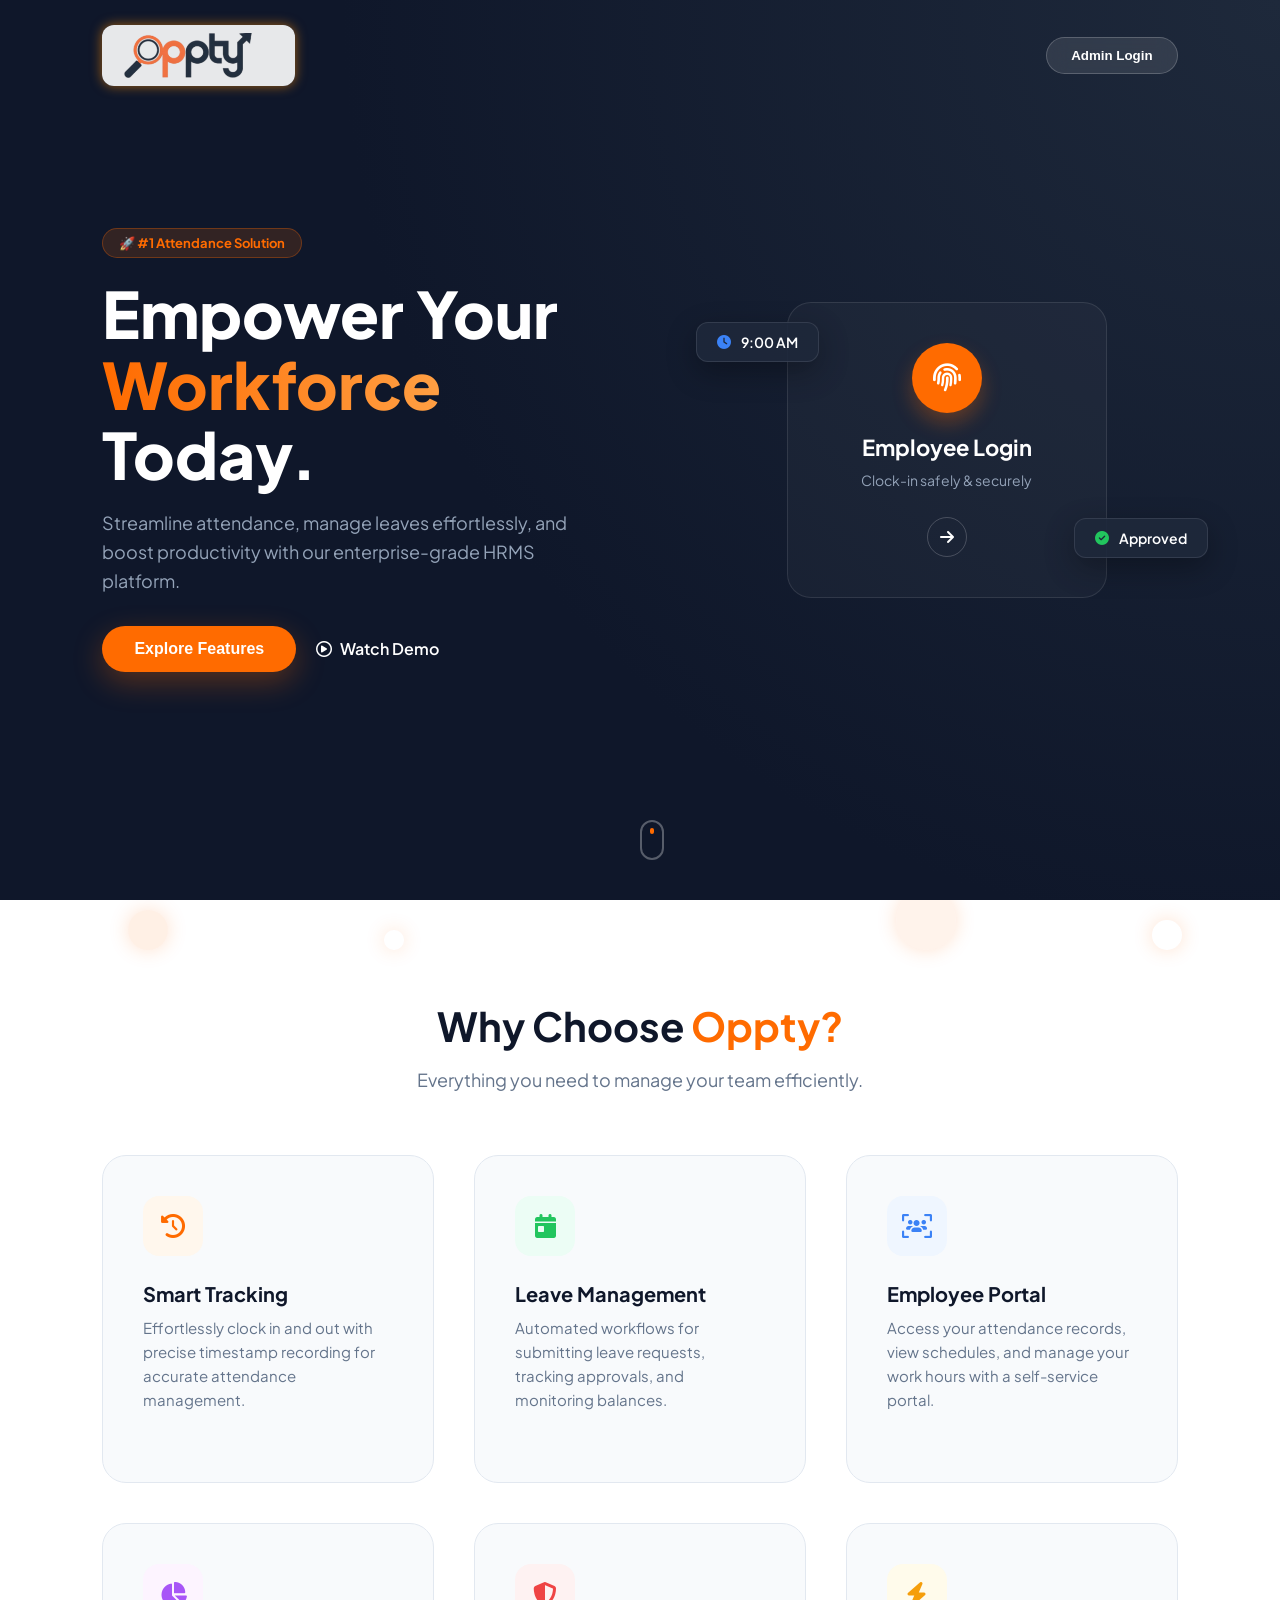
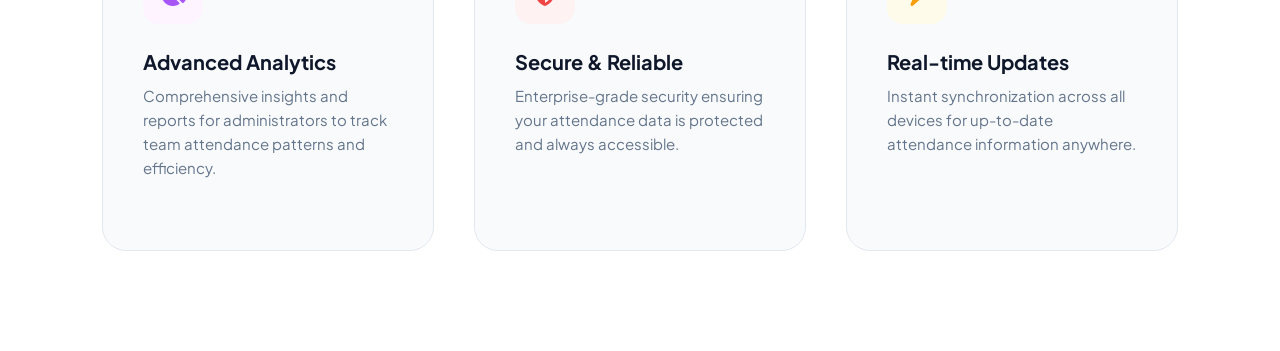
<file: f_fr_bac/f_fr_bac/dashb_employee_trail/index.html>
<!DOCTYPE html>
<html lang="en">
<head>
    <meta charset="UTF-8">
    <meta name="viewport" content="width=device-width, initial-scale=1.0">
    <title>Oppty - Workforce Management</title>
    <link
      rel="icon"
      type="image/png"
      sizes="32x32"
      href="./assets/opptylogo2.png"
    />
    <!-- Font Awesome -->
    <link rel="stylesheet" href="https://cdnjs.cloudflare.com/ajax/libs/font-awesome/6.4.0/css/all.min.css">
    <!-- Google Fonts -->
    <link href="https://fonts.googleapis.com/css2?family=Plus+Jakarta+Sans:wght@300;400;600;700;800&display=swap" rel="stylesheet">
    <link rel="stylesheet" href="style.css">
</head>
<body>

    <!-- ANIMATED BACKGROUND PARTICLES -->
    <div class="particles">
        <span></span><span></span><span></span><span></span><span></span>
        <span></span><span></span><span></span><span></span><span></span>
    </div>

    <!-- NAVBAR -->
    <nav class="navbar slide-down">
        <div class="logo">
            <img src="./assets/opptylogo.png" alt="Oppty Logo">
        </div>
        <button class="btn-glass" onclick="window.location.href='https://opptyadminhrms.free.nf/'">Admin Login</button>
    </nav>

    <!-- HERO SECTION -->
    <section class="hero">
        <div class="hero-container">
            
            <!-- Left Side: Text Content -->
            <div class="hero-text fade-in-left">
                <div class="badge-pill">🚀 #1 Attendance Solution</div>
                <h1>Empower Your <br> <span class="text-gradient">Workforce</span> Today.</h1>
                <p>Streamline attendance, manage leaves effortlessly, and boost productivity with our enterprise-grade HRMS platform.</p>
                
                <div class="cta-group">
                    <button class="btn-primary pulse-hover" onclick="scrollToFeatures()">Explore Features</button>
                    <a href="#" class="link-secondary"><i class="fa-regular fa-circle-play"></i> Watch Demo</a>
                </div>
            </div>

            <!-- Right Side: 3D-style Login Card -->
            <div class="hero-card fade-in-right">
                <div class="glass-card" onclick="window.location.href='./employee_login/emp_login.html'">
                    <div class="card-glow"></div>
                    <div class="icon-box">
                        <i class="fa-solid fa-fingerprint"></i>
                    </div>
                    <h2>Employee Login</h2>
                    <p>Clock-in safely & securely</p>
                    <div class="arrow-circle">
                        <i class="fa-solid fa-arrow-right"></i>
                    </div>
                </div>
                
                <!-- Floating Elements for visual flair -->
                <div class="float-box float-1">
                    <i class="fa-solid fa-clock"></i> <span>9:00 AM</span>
                </div>
                <div class="float-box float-2">
                    <i class="fa-solid fa-check-circle"></i> <span>Approved</span>
                </div>
            </div>

        </div>
        
        <!-- Scroll Down Mouse -->
        <div class="scroll-mouse fade-in-up">
            <div class="wheel"></div>
        </div>
    </section>

    <!-- FEATURES SECTION -->
    <!-- FEATURES SECTION -->
<section class="features" id="features">
    <div class="section-header scroll-reveal">
        <h2>Why Choose <span class="highlight">Oppty?</span></h2>
        <p>Everything you need to manage your team efficiently.</p>
    </div>

    <div class="features-grid">
        
        <!-- Card 1: Time Tracking -->
        <div class="feature-item scroll-reveal delay-1">
            <div class="f-icon color-1"><i class="fa-solid fa-clock-rotate-left"></i></div>
            <h3>Smart Tracking</h3>
            <p>Effortlessly clock in and out with precise timestamp recording for accurate attendance management.</p>
        </div>

        <!-- Card 2: Leave Management -->
        <div class="feature-item scroll-reveal delay-2">
            <div class="f-icon color-2"><i class="fa-solid fa-calendar-day"></i></div>
            <h3>Leave Management</h3>
            <p>Automated workflows for submitting leave requests, tracking approvals, and monitoring balances.</p>
        </div>

        <!-- Card 3: Employee Portal -->
        <div class="feature-item scroll-reveal delay-3">
            <div class="f-icon color-3"><i class="fa-solid fa-users-viewfinder"></i></div>
            <h3>Employee Portal</h3>
            <p>Access your attendance records, view schedules, and manage your work hours with a self-service portal.</p>
        </div>

        <!-- Card 4: Analytics (New) -->
        <div class="feature-item scroll-reveal delay-1">
            <div class="f-icon color-4"><i class="fa-solid fa-chart-pie"></i></div>
            <h3>Advanced Analytics</h3>
            <p>Comprehensive insights and reports for administrators to track team attendance patterns and efficiency.</p>
        </div>

        <!-- Card 5: Secure (New) -->
        <div class="feature-item scroll-reveal delay-2">
            <div class="f-icon color-5"><i class="fa-solid fa-shield-halved"></i></div>
            <h3>Secure & Reliable</h3>
            <p>Enterprise-grade security ensuring your attendance data is protected and always accessible.</p>
        </div>

        <!-- Card 6: Real-time (New) -->
        <div class="feature-item scroll-reveal delay-3">
            <div class="f-icon color-6"><i class="fa-solid fa-bolt"></i></div>
            <h3>Real-time Updates</h3>
            <p>Instant synchronization across all devices for up-to-date attendance information anywhere.</p>
        </div>

    </div>
</section>

    <script src="script.js"></script>
</body>
</html>
</file>
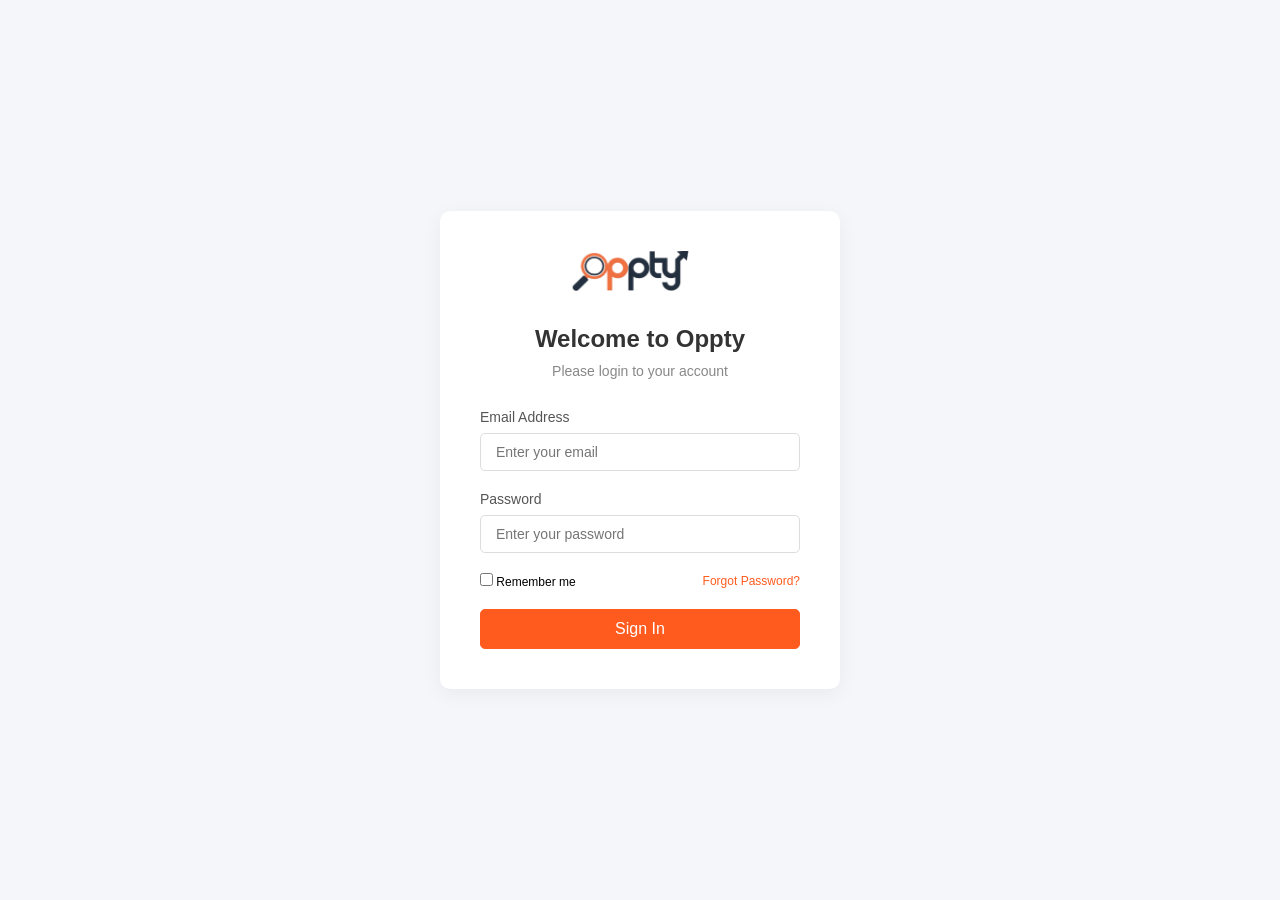
<file: f_fr_bac/f_fr_bac/dashb_employee_trail/apply_leave/leave.html>
<!DOCTYPE html>
<html lang="en">
<head>
    <meta charset="UTF-8">
    <meta name="viewport" content="width=device-width, initial-scale=1.0">
    <title>OPPTY EMPLOYEE HRMS</title>
    <link rel="icon" type="image/png" href="../assets/opptylogo2.png">
    <link href="https://fonts.googleapis.com/css2?family=Poppins:wght@300;400;500;600;700&display=swap" rel="stylesheet">
    <link rel="stylesheet" href="https://cdnjs.cloudflare.com/ajax/libs/font-awesome/6.4.0/css/all.min.css">
    <link rel="stylesheet" href="./leave.css">
    <link rel="stylesheet" href="../employee_page/employee.css">
    <link rel="stylesheet" href="../dashboard/dashboard.css">
</head>
<body>

    <div class="app-layout">

        <!-- PRELOADER START -->
<div id="page-preloader">
  <div class="loader-content">
    <!-- Spinning Rings -->
    <div class="loader-circle"></div>
    <div class="loader-circle-inner"></div>
    
    <!-- Branding Text -->
    <div class="loader-text">
      <span class="brand-dark"><img src="../assets/opptylogo.png" alt="companyLogo" style="width: 50%;"></span><span class="brand-orange">HRMS</span>
    </div>
    <!-- <p class="loading-status">Loading...</p> -->
  </div>
</div>
<!-- PRELOADER END -->

      <!-- SIDEBAR -->
      <aside class="sidebar" id="sidebar">
        <!-- Sidebar Header -->
        <div class="sidebar-header">
          <!-- 1. NEW LOGO SECTION -->
          <div class="sidebar-logo">
            <!-- Replace src with your actual logo URL -->
            <img src="../assets/opptylogo.png" alt="Company Logo" />
          </div>

          <!-- User Profile -->
          <div class="header-profile">
            <div class="user-name" id="name"></div>
            <div class="user-role" id="role"></div>
          </div>

          <!-- Toggle Button -->
          <!-- <button id="sidebarToggle" class="sidebar-toggle">
            <i class="fa-solid fa-chevron-left"></i>
          </button> -->
        </div>

        <div class="sidebar-content">
          <ul class="sidebar-menu">
            <!-- Dashboard -->
            <li class="menu-item">
              <a href="../dashboard/dashboard.html" class="menu-link">
                <div class="link-left">
                  <i class="fa-solid fa-table-columns"></i>
                  <span>Dashboard</span>
                </div>
              </a>
            </li>

            <!-- Employees -->
            <li class="menu-item">
              <a href="../employee_page/employee.html" class="menu-link">
                <div class="link-left">
                  <i class="fa-regular fa-user"></i>
                  <span>Employees</span>
                </div>
              </a>
            </li>

            <!-- Attendance -->
            <li class="menu-item">
              <a href="../attendance/attendance.html" class="menu-link">
                <div class="link-left">
                  <i class="fa-solid fa-calendar-days"></i>
                  <span>Attendance</span>
                </div>
              </a>
            </li>
            <li class="menu-item active">
              <a href="../apply_leave/leave.html" class="menu-link">
                <div class="link-left">
                  <i class="fa-solid fa-file-signature"></i>
                  <span>Apply Leave</span>
                </div>
              </a>
            </li>   

           <!-- Payslip -->
            <li class="menu-item">
              <a href="../payslips/payslip.html" class="menu-link">
                <div class="link-left">
                  <i class="fa-regular fa-credit-card"></i>
                  <span>Payslip</span>
                </div>
              </a>
            </li>

            <!-- Asset Allocation -->
            <li class="menu-item">
              <a href="../asset_allocation/assetallocation.html" class="menu-link">
                <div class="link-left">
                  <i class="fa-solid fa-phone"></i>
                  <span>Asset Request</span>
                </div>
              </a>
            </li>

            <!-- Documents -->
      <li class="menu-item">
        <a href="../documents/documents.html" class="menu-link">
          <div class="link-left">
            <i class="fa-solid fa-file-lines"></i>
            <span>Documents</span>
          </div>
        </a>
      </li>

<!-- help desk -->
             <li class="menu-item">
              <a href="../help_desk/help_desk.html" class="menu-link">
                <div class="link-left">
                  <i class="fa-solid fa-headset"></i>
                  <span>Help Desk</span>
                </div>
              </a>
            </li>

          </ul>
        </div>
      </aside>
      <main class="main-content" id="mainContent">
        <div class="container">
          <!-- Header -->
          <header class="page-header">
            <div class="flex items-center gap-10">
              <!-- Mobile Menu Button -->
              <button id="mobileMenuBtn" class="mobile-menu-btn">
                <i class="fa-solid fa-bars"></i>
              </button>

              <div class="page-title">
                <h1>Apply Leave</h1>
                <div class="breadcrumbs">
                  <i class="fa-solid fa-house"></i> > Dashboard > Employee
                  Leave
                </div>
              </div>
            </div>

            <!-- 1. NOTIFICATION COMPONENT -->
         <div style="width: auto; display: flex; justify-content: flex-end; align-items: center; gap: 20px;">
        <div class="db-widget-wrapper">
            <button class="db-icon-btn db-notif-trigger-btn" onclick="db_toggleNotifications()">
                <i class="fa-regular fa-bell"></i>
                <span class="db-notif-badge">3</span>
            </button>

            <!-- Unique ID for Notification Dropdown -->
            <div class="db-dropdown-card db-notif-card" id="db-notification-menu">
                <div class="db-card-header">Notifications</div>
                <div id="db-notif-list" style="max-height: 350px; overflow-y: auto;">
        </div>
                
                <!-- <div class="db-notif-item">
                    <div class="db-notif-symbol"><i class="fa-solid fa-check"></i></div>
                    <div class="db-notif-text">
                        <h4>Leave Approved</h4>
                        <p>Your leave request was approved.</p>
                        <span class="db-time-ago">Just now</span>
                    </div>
                </div> -->

                <!-- <div class="db-notif-item">
                    <div class="db-notif-symbol db-symbol-alert">
                        <i class="fa-solid fa-triangle-exclamation"></i>
                    </div>
                    <div class="db-notif-text">
                        <h4>Attendance Alert</h4>
                        <p>You forgot to punch out.</p>
                        <span class="db-time-ago">2 hours ago</span>
                    </div>
                </div> -->
            </div>
        </div>

        <!-- 2. PROFILE COMPONENT -->
       <div class="db-widget-wrapper">
    <!-- Profile Image Button (Trigger) -->
    <button class="db-profile-trigger-btn" onclick="db_toggleProfile()">
        <!-- Container for Small Avatar (Image or Initials) -->
        <div id="db-trigger-avatar-box" class="db-avatar-box sm">
            <img src="" alt="User" id="db-trigger-img" style="display: none;">
        </div>
        <span class="db-online-dot"></span>
    </button>

    <!-- Dropdown Card -->
    <div class="db-dropdown-card db-profile-card" id="db-profile-menu">
        <!-- User Info Header -->
        <div class="db-profile-header-info">
            <!-- Container for Large Avatar (Image or Initials) -->
            <div id="db-header-avatar-box" class="db-user-avatar-lg">
                <img src="" alt="User" id="db-header-img" style="display: none;">
            </div>
            
            <div class="db-user-info-text">
                <h3 id="db-user-name">Loading...</h3>
                <p>Employee ID: <span id="db-employee-id">...</span></p>
            </div>
        </div>

        <!-- Menu Links -->
        <ul class="db-profile-nav-list">
            <li><a href="../dashboard/dashboard.html"><i class="fa-regular fa-user"></i> My Profile</a></li>
        </ul>

        <!-- Logout Section -->
        <div class="db-logout-footer">
            <button class="db-logout-action-btn" onclick="db_logoutUser()">
                <i class="fa-solid fa-arrow-right-from-bracket"></i> Logout
            </button>
        </div>
    </div>
</div>

<!-- Custom Logout Confirmation Modal -->
<div id="logout-confirm-modal" class="logout-modal-overlay">
    <div class="logout-modal-card">
        <div class="logout-icon-box">
            <i class="fa-solid fa-arrow-right-from-bracket"></i>
        </div>
        <h3>Log Out?</h3>
        <p>Are you sure you want to end your session? You will need to sign in again to access the dashboard.</p>
        
        <div class="logout-modal-actions">
            <button class="btn-cancel" onclick="closeLogoutModal()">Cancel</button>
            <button class="btn-confirm" onclick="performLogout()">Yes, Log Out</button>
        </div>
    </div>
</div>

         </div>
          </header>
        </div>

        <!--apply leave section-->
        <div class="card" style="width: 500px; align-items: center;  ">
                        <div class="card-header" style="margin-top: 20px;">
                            <span class="card-title">Leave Details</span>
                            <button class="btn btn-outline" style="padding: 4px 8px; font-size: 10px;">2026</button>
                        </div>
                        <div class="stats-grid">
                            <div class="stat-box">
                                <span>Total Leaves</span>
                                <h4>24</h4>
                            </div>
                            <div class="stat-box">
                                <span>Taken</span>
                                <h4 id="taken"></h4>
                            </div>
                            <div class="stat-box">
                                <span >Casual Leaves</span>
                                <h4 id="casual"></h4>
                            </div>
                            <div class="stat-box">
                                <span>Sick Leaves</span>
                                <h4 id="sick"></h4>
                            </div>
                            <div class="stat-box">
                                <span>Loss of pay</span>
                                <h4 id="lop"></h4>
                            </div>
                            <div class="stat-box">
                                <span>Remaining Leaves</span>
                                <h4 id="remaining"></h4>
                            </div>
                        </div>
                        <button class="btn btn-dark btn-trigger" style="width: 100%; margin-top: 80px; text-align: center; display: flex; justify-content: center; align-items: center;" >Apply New Leave</button>
                    </div>


                    <!-- footer section -->

<footer class="db-footer">
    <!-- Left Side -->
    <div class="footer-left">
        2025 &copy; <span class="brand-text">Oppty</span>
    </div>

    <!-- Right Side -->
    <div class="footer-right">
        Designed & Developed By <a href="#" class="brand-link">Oppty</a>
    </div>
</footer>

                </div>


                

                <!-- leave apply modal -->
  <div class="lm-modal-overlay" id="lmLeaveModal">
    <div class="lm-modal-box">
        <div class="lm-modal-header">
            <h3>Add Leave Request</h3>
            <button class="lm-close-icon" id="lmCloseBtn"><i class="fa-solid fa-xmark"></i></button>
        </div>

        <div class="lm-modal-body">
            <form id="lmLeaveForm">
                <div class="lm-form-group">
                    <label>Employee Name <span class="lm-req">*</span></label>
                    <input type="text" id="lmEmpName" class="lm-form-control" placeholder="Enter Name"> 
                </div>

                <div class="lm-form-group">
                    <label>Leave Type <span class="lm-req">*</span></label>
                    <select id="lmLeaveType" class="lm-form-control">
                        <option value="" disabled selected>Select Leave Type</option>
                        <option value="casual">Casual Leave (12/yr)</option>
                        <option value="medical">Medical Leave (12/yr)</option>
                        <!-- <option value="nopay">Loss of Pay</option> -->
                    </select>
                </div>

                <div class="lm-form-row">
                    <div class="lm-form-group lm-half">
                        <label>From Date <span class="lm-req">*</span></label>
                        <input type="date" id="lmFromDate" class="lm-form-control">
                    </div>
                    <div class="lm-form-group lm-half">
                        <label>To Date <span class="lm-req">*</span></label>
                        <input type="date" id="lmToDate" class="lm-form-control">
                    </div>
                </div>

                <div class="lm-form-row">
                    <div class="lm-form-group lm-half">
                        <label>Total Days</label>
                        <input type="text" id="lmNumDays" class="lm-form-control lm-readonly" value="0" readonly>
                    </div>
                    <div class="lm-form-group lm-half">
                        <label>Current Balance</label>
                        <input type="text" id="lmBalance" class="lm-form-control lm-readonly lm-highlight" value="-" readonly>
                    </div>
                </div>

                <div class="lm-form-group">
                    <label>Reason for Leave <span class="lm-req">*</span></label>
                    <textarea id="lmReason" class="lm-form-control" rows="3" placeholder="Enter reason here..."></textarea>
                </div>

                <div class="lm-modal-footer">
                    <button type="button" class="lm-btn-cancel" id="lmCancelBtn">Cancel</button>
                    <button type="submit" class="lm-btn-submit" id="lmSubmitBtn">Submit Request</button>
                </div>
            </form>
        </div>
    </div>
</div>
<!-- SUCCESS MODAL POPUP -->
<div class="lm-modal-overlay" id="lmSuccessModal">
    <div class="lm-success-box">
        <div class="lm-success-icon">
            <i class="fa-solid fa-check"></i>
        </div>
        <h3>Request Submitted!</h3>
        <p>Your leave application has been sent for approval successfully.</p>
        <button class="lm-btn-success-close" id="lmSuccessCloseBtn">Continue</button>
    </div>


        

</div>

      </main>
    </div>



    <!-- CHAT WIDGET STRUCTURE -->

<!-- 1. Floating Trigger Button -->
<button id="chat-trigger-btn" class="chat-trigger" onclick="toggleChat()">
    <i class="fa-solid fa-comments"></i>
    <span class="chat-notify-badge">1</span>
</button>

<!-- 2. Chat Window -->
<div id="chat-window" class="chat-window-container">
    
    <!-- Header -->
    <div class="chat-header">
        <div class="chat-header-info">
            <div class="chat-avatar">
                <i class="fa-solid fa-robot"></i>
            </div>
            <div>
                <h4>IT & HR Assistant</h4>
                <span class="chat-status"><span class="status-dot"></span> Online</span>
            </div>
        </div>
        <button class="chat-close-btn" onclick="toggleChat()">
            <i class="fa-solid fa-xmark"></i>
        </button>
    </div>

    <!-- Messages Body -->
    <div id="chat-body" class="chat-body">
        <!-- Messages will appear here dynamically -->
    </div>

    <!-- Input Area -->
    <div class="chat-footer">
        <input type="text" id="chat-input" placeholder="Type your message..." onkeypress="handleEnter(event)">
        <button id="chat-send-btn" onclick="sendMessage()">
            <i class="fa-solid fa-paper-plane"></i>
        </button>
    </div>
</div>

        <script src="./leave.js"></script>
        <script src="../employee_page/employee.js"></script>
        <script src="../dashboard/dashboard.js"></script>
</body>
</html>
</file>
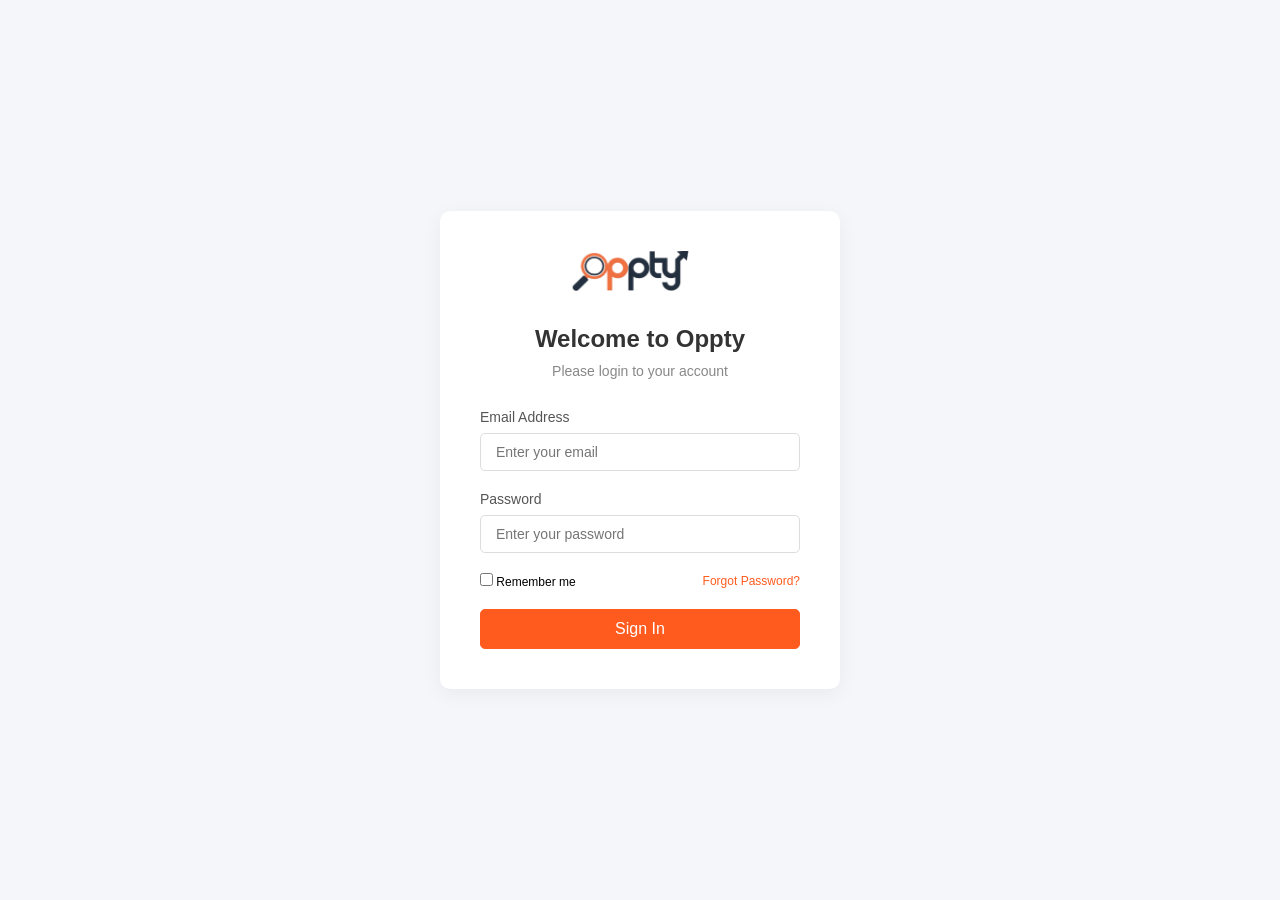
<file: f_fr_bac/f_fr_bac/dashb_employee_trail/attendance/attendance.html>
<!doctype html>
<html lang="en">

<head>
    <meta charset="UTF-8" />
    <meta name="viewport" content="width=device-width, initial-scale=1.0" />
    <title>OPPTY EMPLOYEE HRMS</title>
    <link rel="icon" type="image/png" href="../assets/opptylogo2.png">
    <link href="https://fonts.googleapis.com/css2?family=Poppins:wght@300;400;500;600;700&display=swap"
        rel="stylesheet" />
    <link rel="stylesheet" href="https://cdnjs.cloudflare.com/ajax/libs/font-awesome/6.4.0/css/all.min.css" />
    <link rel="stylesheet" href="./attendance.css" />
    <link rel="stylesheet" href="../employee_page/employee.css" />
    <link rel="stylesheet" href="../dashboard/dashboard.css" />
</head>

<body>
    <div class="app-layout">

        <!-- PRELOADER START -->
<div id="page-preloader">
  <div class="loader-content">
    <!-- Spinning Rings -->
    <div class="loader-circle"></div>
    <div class="loader-circle-inner"></div>
    
    <!-- Branding Text -->
    <div class="loader-text">
      <span class="brand-dark"><img src="../assets/opptylogo.png" alt="companyLogo" style="width: 50%;"></span><span class="brand-orange">HRMS</span>
    </div>
    <!-- <p class="loading-status">Loading...</p> -->
  </div>
</div>
<!-- PRELOADER END -->

        <!-- SIDEBAR -->
        <aside class="sidebar" id="sidebar">
            <!-- Sidebar Header -->
            <div class="sidebar-header">
                <!-- 1. NEW LOGO SECTION -->
                <div class="sidebar-logo">
                    <!-- Replace src with your actual logo URL -->
                    <img src="../assets/opptylogo.png" alt="Company Logo" />
                </div>

                <!-- User Profile -->
                <div class="header-profile">
                    <div class="user-name" id="name"></div>
                    <div class="user-role" id="role"></div>
                </div>

                <!-- Toggle Button -->
                <button id="sidebarToggle" class="sidebar-toggle">
                    <i class="fa-solid fa-chevron-left"></i>
                </button>
            </div>

            <div class="sidebar-content">
                <ul class="sidebar-menu">
                    <!-- Dashboard -->
                    <li class="menu-item">
                        <a href="../dashboard/dashboard.html" class="menu-link">
                            <div class="link-left">
                                <i class="fa-solid fa-table-columns"></i>
                                <span>Dashboard</span>
                            </div>
                        </a>
                    </li>

                    <!-- Employees -->
                    <li class="menu-item">
                        <a href="../employee_page/employee.html" class="menu-link">
                            <div class="link-left">
                                <i class="fa-regular fa-user"></i>
                                <span>Employees</span>
                            </div>
                        </a>
                    </li>

                    <!-- Attendance -->
                    <li class="menu-item active">
                        <a href="../attendance/attendance.html" class="menu-link">
                            <div class="link-left">
                                <i class="fa-solid fa-calendar-days"></i>
                                <span>Attendance</span>
                            </div>
                        </a>
                    </li>
                    <li class="menu-item">
                        <a href="../apply_leave/leave.html" class="menu-link">
                            <div class="link-left">
                                <i class="fa-solid fa-file-signature"></i>
                                <span>Apply Leave</span>
                            </div>
                        </a>
                    </li>

                    <!-- Payslip -->
                    <li class="menu-item">
                        <a href="../payslips/payslip.html" class="menu-link">
                            <div class="link-left">
                                <i class="fa-regular fa-credit-card"></i>
                                <span>Payslip</span>
                            </div>
                        </a>
                    </li>


                    <!-- Asset Allocation -->
                    <li class="menu-item">
                        <a href="../asset_allocation/assetallocation.html" class="menu-link">
                            <div class="link-left">
                                <i class="fa-solid fa-phone"></i>
                                <span>Asset Request</span>
                            </div>
                        </a>
                    </li>

                    <!-- Documents -->
                    <li class="menu-item">
                        <a href="../documents/documents.html" class="menu-link">
                            <div class="link-left">
                                <i class="fa-solid fa-file-lines"></i>
                                <span>Documents</span>
                            </div>
                        </a>
                    </li>
                </ul>
            </div>
        </aside>
        <main class="main-content" id="mainContent">
            <div class="container">
                <!-- Header -->
                <header class="page-header">
                    <div class="flex items-center gap-10">
                        <!-- Mobile Menu Button -->
                        <button id="mobileMenuBtn" class="mobile-menu-btn">
                            <i class="fa-solid fa-bars"></i>
                        </button>

                        <div class="page-title">
                            <h1>Employee Attendance</h1>
                            <div class="breadcrumbs">
                                <i class="fa-solid fa-house"></i> > Dashboard > Employee
                                Attendance
                            </div>
                        </div>
                    </div>

                    <!-- 1. NOTIFICATION COMPONENT -->
                    <div style="width: auto; display: flex; justify-content: flex-end; align-items: center; gap: 20px;">
                        <div class="db-widget-wrapper">
                            <button class="db-icon-btn db-notif-trigger-btn" onclick="db_toggleNotifications()">
                                <i class="fa-regular fa-bell"></i>
                                <span class="db-notif-badge">3</span>
                            </button>

                            <!-- Unique ID for Notification Dropdown -->
                            <div class="db-dropdown-card db-notif-card" id="db-notification-menu">
                                <div class="db-card-header">Notifications</div>
                                <div id="db-notif-list" style="max-height: 350px; overflow-y: auto;">
        </div>

                                <!-- <div class="db-notif-item">
                                    <div class="db-notif-symbol"><i class="fa-solid fa-check"></i></div>
                                    <div class="db-notif-text">
                                        <h4>Leave Approved</h4>
                                        <p>Your leave request was approved.</p>
                                        <span class="db-time-ago">Just now</span>
                                    </div>
                                </div> -->

                                <!-- <div class="db-notif-item">
                                    <div class="db-notif-symbol db-symbol-alert">
                                        <i class="fa-solid fa-triangle-exclamation"></i>
                                    </div>
                                    <div class="db-notif-text">
                                        <h4>Attendance Alert</h4>
                                        <p>You forgot to punch out.</p>
                                        <span class="db-time-ago">2 hours ago</span>
                                    </div>
                                </div> -->
                            </div>
                        </div>

                        <!-- 2. PROFILE COMPONENT -->
                        <div class="db-widget-wrapper">
                            <!-- Profile Image Button -->
                            <button class="db-profile-trigger-btn" onclick="db_toggleProfile()">
                                 <div id="db-trigger-avatar-box" class="db-avatar-box sm">
                                    <img src="" alt="User" id="db-trigger-img" style="display: none;">
                                 </div>
                                <span class="db-online-dot"></span>
                            </button>

                            <!-- Unique ID for Profile Dropdown -->
                            <div class="db-dropdown-card db-profile-card" id="db-profile-menu">
                                <!-- User Info Header -->
                                <div class="db-profile-header-info">
                                   <div id="db-header-avatar-box" class="db-user-avatar-lg">
                                        <img src="" alt="User" id="db-header-img" style="display: none;">
                                    </div>
                                    <div class="db-user-info-text">
                                        <h3 id="pname"></h3>
                                        <p>Employee ID: <span id="employee_id"></span></p>
                                    </div>
                                </div>
                                
                                <!-- Menu Links -->
                                <ul class="db-profile-nav-list">
                                    <li><a href="../dashboard/dashboard.html"><i class="fa-regular fa-user"></i> My
                                            Profile</a></li>

                                </ul>

                                <!-- Logout Section -->
                                <div class="db-logout-footer">
                                    <button class="db-logout-action-btn" onclick="db_logoutUser()">
                                        <i class="fa-solid fa-arrow-right-from-bracket"></i> Logout
                                    </button>
                                </div>
                            </div>
                        </div>

                        <!-- Custom Logout Confirmation Modal -->
<div id="logout-confirm-modal" class="logout-modal-overlay">
    <div class="logout-modal-card">
        <div class="logout-icon-box">
            <i class="fa-solid fa-arrow-right-from-bracket"></i>
        </div>
        <h3>Log Out?</h3>
        <p>Are you sure you want to end your session? You will need to sign in again to access the dashboard.</p>
        
        <div class="logout-modal-actions">
            <button class="btn-cancel" onclick="closeLogoutModal()">Cancel</button>
            <button class="btn-confirm" onclick="performLogout()">Yes, Log Out</button>
        </div>
    </div>
</div>

                    </div>
                </header>
            </div>

            <!--attendance content -->
            <div class="grid-row grid-attend">

                <!-- 1. ATTENDANCE CARD (Left Side) -->
                <div class="card attendance-card">
                    <div class="card-header-text">Attendance</div>
                    <div class="current-date" id="currentDateDisplay">--:-- --, -- --- ----</div>

                    <div class="timer-wrapper">

                        <div class="timer-circle">

                            <svg width="160" height="160" class="progress-ring">

                                <circle class="progress-ring-bg" cx="80" cy="80" r="70" />

                                <circle class="progress-ring-fill" id="timerProgress" cx="80" cy="80" r="70" />

                            </svg>

                            <div class="timer-content">
                                <span class="timer-label">Total Hours</span>
                                <div id="timerDisplay" class="timer-digits">00:00:00</div>
                            </div>

                        </div>
                    </div>

                    <div id="productionDisplay" class="production-badge">
                        Active : 0.00 hrs
                    </div>

                    <div id="punchStatusMsg" class="status-msg">
                        <i class="fa-solid fa-fingerprint"></i> Not punched in yet
                    </div>

                    <button id="punchBtn" class="btn-punch">Punch In</button>
                </div>

                <!-- 2. CALENDAR CARD (Right Side - Fixed Alignment) -->
                <div class="card calendar-card">
                    <div class="calendar-header">
                        <h3>Attendance Log</h3>
                        <div class="cal-controls">
                            <button id="prevMonth" class="nav-btn"><i class="fa-solid fa-chevron-left"></i></button>
                            <div id="calMonthYear" class="month-year-label"></div>
                            <button id="nextMonth" class="nav-btn"><i class="fa-solid fa-chevron-right"></i></button>
                        </div>
                    </div>

                    <!-- Weekdays Header -->
                    <div class="calendar-grid-header">
                        <div>S</div>
                        <div>M</div>
                        <div>T</div>
                        <div>W</div>
                        <div>T</div>
                        <div>F</div>
                        <div>S</div>
                    </div>

                    <!-- Days Grid -->
                    <div class="days-grid" id="daysGrid"></div>

                    <!-- Footer -->
                    <div class="cal-footer">
                        <div class="legend-container">
                            <div class="legend"><span class="dot-present"></span> Present</div>
                            <div class="legend"><span class="dot-absent"></span> Absent</div>
                        </div>
                        <button id="viewAttBtn" class="btn-view-history">
                            View Full History <i class="fa-solid fa-arrow-right"></i>
                        </button>
                    </div>
                </div>

            </div>

            <!-- 3. MODAL POPUP (Professional Design) -->
            <div class="att-modal-overlay" id="attModal">
                <div class="att-modal-box">
                    <div class="att-modal-header">
                        <div class="header-content">
                            <h3>Attendance Records</h3>
                            <span class="header-subtitle">Detailed log of punch-in & punch-out timings</span>
                        </div>

                        <!-- DUAL DROPDOWN CONTROLS -->
                        <div class="custom-cal-nav">
                            <!-- Month Dropdown -->
                            <select id="navMonthSelect" class="nav-select month-select"></select>

                            <!-- Year Dropdown -->
                            <select id="navYearSelect" class="nav-select year-select"></select>
                        </div>

                        <button class="att-close-btn" id="attCloseBtn">
                            <i class="fa-solid fa-xmark"></i>
                        </button>
                    </div>

                    <div class="att-modal-body">
                        <div class="table-container">
                            <table class="att-table">
                                <thead>
                                    <tr>
                                        <th>Date</th>
                                        <th>Status</th>
                                        <th>In Time</th>
                                        <th>Out Time</th>
                                        <th>Duration</th>
                                        <th>Edit</th>
                                    </tr>
                                </thead>
                                <tbody id="attTableBody">
                                    <!-- JS injects rows -->
                                </tbody>
                            </table>
                        </div>
                    </div>
                </div>
            </div>

            <!-- breakmanagement section -->
            <div class="bm-main-container">
                <!-- Main Content Grid -->
                <div class="bm-grid-layout">

                    <!-- Left Column: Timer Control -->
                    <div class="bm-card bm-timer-card">
                        <div class="bm-card-header">
                            <span class="bm-card-title">Current Session</span>
                            <span class="bm-badge bm-badge-light" id="bmStatusBadge">Not Active</span>
                        </div>

                        <div class="bm-timer-body">
                            <div class="bm-select-wrapper">
                                <label class="bm-label">Select Break Type</label>
                                <select id="bmBreakTypeSelect" class="bm-form-control">
                                    <option value="lunch">🍽️ Lunch Break (45 Mins)</option>
                                    <option value="normal">☕ Normal Break (15 Mins)</option>
                                </select>
                            </div>

                            <!-- Timer Circle -->
                            <div class="bm-timer-circle-wrap">
                                <div class="bm-timer-circle">
                                    <div class="bm-timer-text" id="bmTimerDisplay">00:00:00</div>
                                    <div class="bm-timer-label">Duration</div>
                                </div>
                            </div>

                            <!-- Warning Message -->
                            <div id="bmLimitWarning" class="bm-warning-box" style="display: none;">
                                <i class="fa-solid fa-triangle-exclamation"></i> Time Limit Exceeded!
                            </div>

                            <!-- Controls -->
                            <div class="bm-timer-controls">
                                <button id="bmBtnIn" class="bm-btn bm-btn-primary bm-btn-block">
                                    <i class="fa-solid fa-mug-hot"></i> Break In
                                </button>
                                <button id="bmBtnOut" class="bm-btn bm-btn-dark bm-btn-block" style="display: none;">
                                    <i class="fa-solid fa-person-walking-arrow-right"></i> Break Out
                                </button>
                            </div>
                        </div>
                    </div>

                    <!-- Right Column: Stats -->
                    <div class="bm-stats-column">

                        <!-- Usage Limits Card -->
                        <div class="bm-card">
                            <div class="bm-card-header">
                                <span class="bm-card-title">Daily Usage Limits</span>
                            </div>
                            <div class="bm-stats-body">

                                <!-- Lunch Progress -->
                                <div class="bm-skill-item">
                                    <div class="bm-skill-info">
                                        <span class="bm-skill-name">Lunch Break</span>
                                        <span class="bm-skill-val"><span id="bmLunchUsed">0</span> / 45 mins</span>
                                    </div>
                                    <div class="bm-progress-bg">
                                        <div class="bm-progress-fill" id="bmLunchBar"
                                            style="width: 0%; background-color: #FF5B1E;"></div>
                                    </div>
                                </div>

                                <!-- Normal Break Progress -->
                                <div class="bm-skill-item">
                                    <div class="bm-skill-info">
                                        <span class="bm-skill-name">Normal Break</span>
                                        <span class="bm-skill-val"><span id="bmNormalUsed">0</span> / 15 mins</span>
                                    </div>
                                    <div class="bm-progress-bg">
                                        <div class="bm-progress-fill" id="bmNormalBar"
                                            style="width: 0%; background-color: #00C853;"></div>
                                    </div>
                                </div>

                                <!-- Summary Dots -->
                                <div class="bm-total-summary">
                                    <div class="bm-summary-box">
                                        <span class="bm-dot bm-dot-orange"></span>
                                        <span class="bm-lbl">Total Break</span>
                                        <span class="bm-val" id="bmTotalTime">00h 00m</span>
                                    </div>
                                    <div class="bm-summary-box">
                                        <span class="bm-dot bm-dot-green"></span>
                                        <span class="bm-lbl">Remaining</span>
                                        <span class="bm-val" id="bmRemainingTime">60m</span>
                                    </div>
                                </div>

                            </div>
                        </div>

                        <!-- Policy Card -->
                        <div class="bm-card bm-highlight-card">
                            <div class="bm-highlight-content">
                                <h3>Break Policy</h3>
                                <p>Lunch break is limited to 45 minutes, and short breaks are limited to 15 minutes
                                    each. Employees are expected to return to work within these allowed time limits. If
                                    the break duration exceeds the permitted time, the extra time will be added to the
                                    employee’s working hours, and their workday will be extended accordingly. Repeated
                                    violations may be subject to review by management.</p>
                            </div>
                        </div>

                    </div>
                </div>

                <!-- Bottom Section: History Log -->
                <div class="bm-card bm-history-card">
                    <div class="bm-card-header">
                        <span class="bm-card-title">Today's Activity Log</span>
                        <button class="bm-btn bm-btn-white bm-btn-sm">Filter <i
                                class="fa-solid fa-chevron-down"></i></button>
                    </div>
                    <!-- Scrollable Table Container -->
                    <div class="bm-table-responsive">
                        <table class="bm-custom-table">
                            <thead>
                                <tr>
                                    <th>Type</th>
                                    <th>Start Time</th>
                                    <th>End Time</th>
                                    <th>Duration</th>
                                    <th>Status</th>
                                </tr>
                            </thead>
                            <tbody id="bmLogTableBody">
                                <!-- JS will insert rows here -->
                                <tr id="bmEmptyState">
                                    <td colspan="5" style="text-align: center; color: #B5B5C3; padding: 20px;">
                                        No breaks taken yet today.
                                    </td>
                                </tr>
                            </tbody>
                        </table>
                    </div>
                </div>

            </div>



            <!-- Right Side: Stats & Timeline -->
            <div class="metrics-grid">
                <div class="metric-card">
                    <div class="card-top">
                        <div class="icon-sq orange"><i class="fa-regular fa-clock"></i></div> <span class="lbl">Work
                            Today</span>
                    </div>
                    <div class="value-group"><span class="val" id="todayVal">0.00</span> <span class="target">/
                            8h</span></div>
                    <div class="mini-progress-bg">
                        <div class="mini-progress-fill orange-fill" id="barToday" style="width: 0%"></div>
                    </div>
                </div>
                <div class="metric-card">
                    <div class="card-top">
                        <div class="icon-sq yellow"><i class="fa-solid fa-utensils"></i></div> <span class="lbl">Break
                            Time</span>
                    </div>
                    <div class="value-group"><span class="val" id="breakVal">0m</span> <span class="target">/ 60m</span>
                    </div>
                    <div class="mini-progress-bg">
                        <div class="mini-progress-fill yellow-fill" id="barBreak" style="width: 0%"></div>
                    </div>
                </div>
                <div class="metric-card">
                    <div class="card-top">
                        <div class="icon-sq blue"><i class="fa-solid fa-calendar-week"></i></div> <span
                            class="lbl">Weekly</span>
                    </div>
                    <div class="value-group"><span class="val" id="weekVal">0</span> <span class="target">h</span></div>
                    <div class="mini-progress-bg">
                        <div class="mini-progress-fill blue-fill" style="width: 40%"></div>
                    </div>
                </div>
                <div class="metric-card">
                    <div class="card-top">
                        <div class="icon-sq purple"><i class="fa-solid fa-calendar-days"></i></div> <span
                            class="lbl">Monthly</span>
                    </div>
                    <div class="value-group"><span class="val" id="monthVal">0</span> <span class="target">h</span>
                    </div>
                    <div class="mini-progress-bg">
                        <div class="mini-progress-fill purple-fill" style="width: 60%"></div>
                    </div>
                </div>
            </div>

            <!-- Timeline -->
            <div class="timeline-panel">
                <div class="timeline-header">
                    <h3>Activity Timeline (10:00 - 19:00)</h3>
                    <div class="legend-group">
                        <div class="legend-item"><span class="dot green"></span> Work</div>
                        <div class="legend-item"><span class="dot yellow"></span> Lunch/Tea</div>
                    </div>
                </div>
                <div class="timeline-track-container">
                    <div class="timeline-track" id="timelineTrack"></div>
                    <div class="time-axis">
                        <!-- Adjusted for 10am start -->
                        <span>10:00</span>
                        <span>12:00</span>
                        <span>14:00</span>
                        <span>16:00</span>
                        <span>18:00</span>
                        <span>19:00</span>
                    </div>
                </div>
            </div>

            <!-- Logs -->
            <div class="log-panel">
                <h3>Logs</h3>
                <table class="log-table">
                    <thead>
                        <tr>
                            <th>Time</th>
                            <th>Status</th>
                            <th>Note</th>
                        </tr>
                    </thead>
                    <tbody id="logTableBody"></tbody>
                </table>
            </div>


            <!-- footer section -->

<footer class="db-footer" style="margin-top: 40px;">
    <!-- Left Side -->
    <div class="footer-left">
        2025 &copy; <span class="brand-text">Oppty</span>
    </div>

    <!-- Right Side -->
    <div class="footer-right">
        Designed & Developed By <a href="#" class="brand-link">Oppty</a>
    </div>
</footer>

    </div>




    </main>
    </div>
        <div class="edit-modal-overlay" id="editModal">
        <div class="edit-modal-box">

            <h3>Edit Attendance</h3>

            <div class="edit-form">
                <label>Status</label>
                <select id="editStatus" class="form-input">
                    <option value="Present">Present</option>
                    <option value="Absent">Absent</option>
                    <option value="Half Day">Half Day</option>
                    <option value="Unpaid">Unpaid</option>
                    <option value="Paid">Paid</option>
                </select>

                <label>In Time</label>
                <div class="time-input-wrapper">
                    <!-- Just the input, removed the confusing select -->
                    <input type="time" id="editInTime" class="form-input"> 
                </div>

                <label>Out Time</label>
                <div class="time-input-wrapper">
                    <input type="time" id="editOutTime" class="form-input">
                </div>
                
                <label>Reason for Change</label>
                <textarea id="editReason" class="form-input" rows="2" placeholder="e.g. Forgot to punch out"></textarea>
            </div>

            <div class="edit-actions">
                <button id="saveEditBtn" class="btn-secondary2">Update</button>
                <button id="cancelEditBtn" class="btn-primary">Cancel</button>
            </div>

        </div>
    </div>
              

    <!-- CHAT WIDGET STRUCTURE -->

<!-- 1. Floating Trigger Button -->
<button id="chat-trigger-btn" class="chat-trigger" onclick="toggleChat()">
    <i class="fa-solid fa-comments"></i>
    <span class="chat-notify-badge">1</span>
</button>

<!-- 2. Chat Window -->
<div id="chat-window" class="chat-window-container">
    
    <!-- Header -->
    <div class="chat-header">
        <div class="chat-header-info">
            <div class="chat-avatar">
                <i class="fa-solid fa-robot"></i>
            </div>
            <div>
                <h4>IT & HR Assistant</h4>
                <span class="chat-status"><span class="status-dot"></span> Online</span>
            </div>
        </div>
        <button class="chat-close-btn" onclick="toggleChat()">
            <i class="fa-solid fa-xmark"></i>
        </button>
    </div>

    <!-- Messages Body -->
    <div id="chat-body" class="chat-body">
        <!-- Messages will appear here dynamically -->
    </div>

    <!-- Input Area -->
    <div class="chat-footer">
        <input type="text" id="chat-input" placeholder="Type your message..." onkeypress="handleEnter(event)">
        <button id="chat-send-btn" onclick="sendMessage()">
            <i class="fa-solid fa-paper-plane"></i>
        </button>
    </div>
</div>

    <!-- <script src="../employee_page/employee.js"></script> -->
    <script src="../dashboard/dashboard.js"></script>
    <script src="./attendance.js"></script>
</body>

</html>
</file>
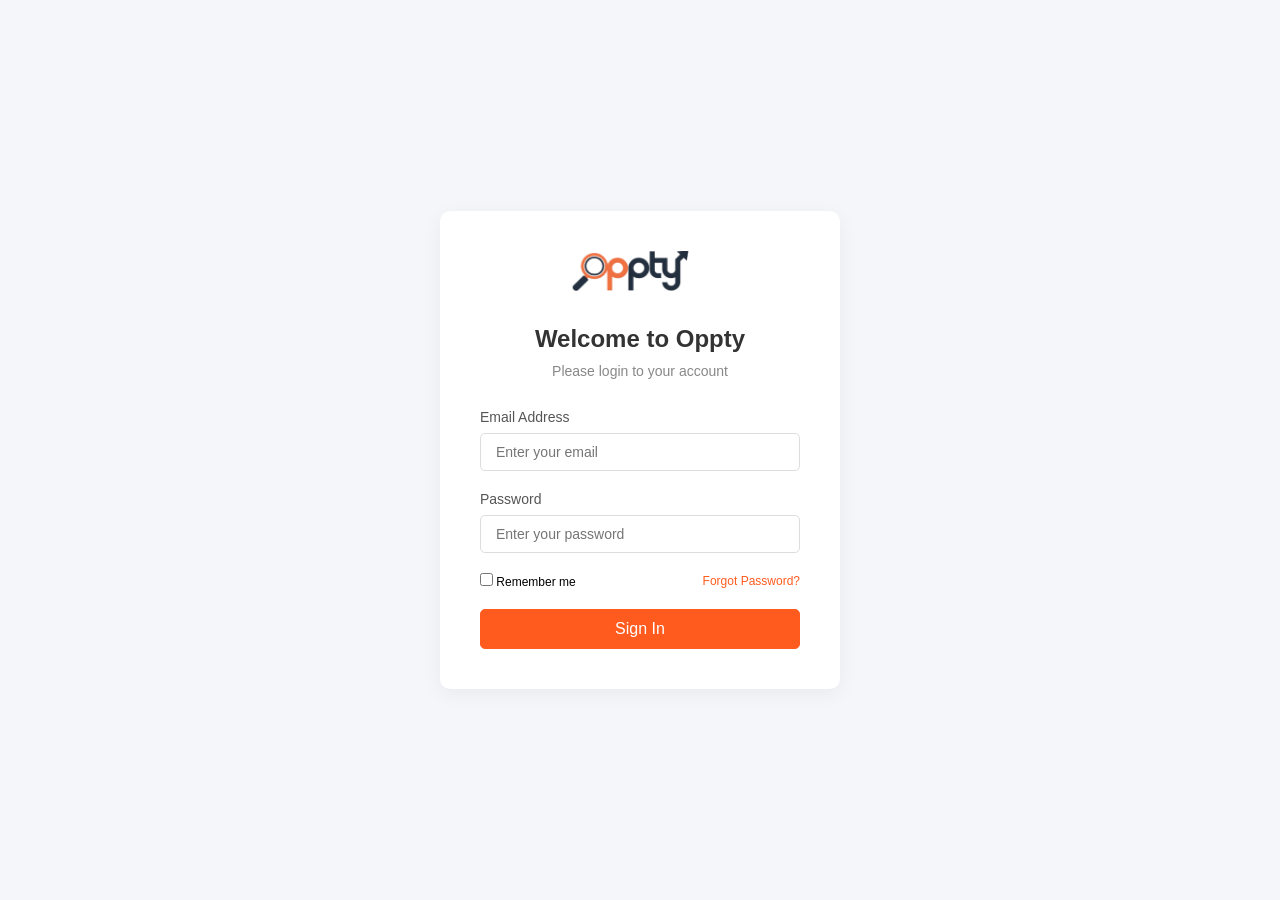
<file: f_fr_bac/f_fr_bac/dashb_employee_trail/dashboard/dashboard.html>
<!DOCTYPE html>
<html lang="en">
<head>
    <meta charset="UTF-8">
    <meta name="viewport" content="width=device-width, initial-scale=1.0">
    <title>OPPTY EMPLOYEE HRMS</title>
    <link rel="icon" type="image/png" href="../assets/opptylogo2.png">
    <link href="https://fonts.googleapis.com/css2?family=Poppins:wght@300;400;500;600;700&display=swap" rel="stylesheet">
    <link rel="stylesheet" href="https://cdnjs.cloudflare.com/ajax/libs/font-awesome/6.4.0/css/all.min.css">
    <link rel="stylesheet" href="./dashboard.css">
    <link rel="stylesheet" href="../employee_page/employee.css">
</head>
<body>
    <div class="app-layout">


        <!-- PRELOADER START -->
<div id="page-preloader">
  <div class="loader-content">
    <!-- Spinning Rings -->
    <div class="loader-circle"></div>
    <div class="loader-circle-inner"></div>
    
    <!-- Branding Text -->
    <div class="loader-text">
      <span class="brand-dark"><img src="../assets/opptylogo.png" alt="companyLogo" style="width: 50%;"></span><span class="brand-orange">HRMS</span>
    </div>
    <!-- <p class="loading-status">Loading...</p> -->
  </div>
</div>
<!-- PRELOADER END -->
        
<!-- SIDEBAR -->
<aside class="sidebar" id="sidebar">
  
  <!-- Sidebar Header -->
  <div class="sidebar-header"> 
    
    <!-- 1. NEW LOGO SECTION -->
    <div class="sidebar-logo">
      <!-- Replace src with your actual logo URL -->
      <img src="../assets/opptylogo.png"  alt="Company Logo">
    </div>

    <!-- User Profile -->
    <div class="header-profile">
      <div class="user-name" id="name" ></div>
      <div class="user-role" id="role"></div>
    </div>
    
    <!-- Toggle Button -->
    <!-- <button id="sidebarToggle" class="sidebar-toggle">
      <i class="fa-solid fa-chevron-left"></i>
    </button> -->
  </div>

  <div class="sidebar-content">
    <ul class="sidebar-menu">
      
      <!-- Dashboard -->
      <li class="menu-item active">
        <a href="#" class="menu-link">
          <div class="link-left">
            <i class="fa-solid fa-table-columns"></i>
            <span>Dashboard</span>
          </div>
        </a>
      </li>

      <!-- Employees -->
      <li class="menu-item">
        <a href="../employee_page/employee.html" class="menu-link">
          <div class="link-left">
            <i class="fa-regular fa-user"></i>
            <span>Employees</span>
          </div>
        </a>
      </li>

      <!-- Attendance -->
      <li class="menu-item">
        <a href="../attendance/attendance.html" class="menu-link">
          <div class="link-left">
            <i class="fa-solid fa-calendar-days"></i>
            <span>Attendance</span>
          </div>
        </a>
      </li>
      <li class="menu-item">
        <a href="#" class="menu-link">
          <div class="link-left">
            <i class="fa-solid fa-file-signature"></i>
            <span>Apply Leave</span>
          </div>
        </a>
      </li>

      

      <!-- Payslip -->
      <li class="menu-item">
        <a href="../payslips/payslip.html" class="menu-link">
          <div class="link-left">
            <i class="fa-regular fa-credit-card"></i>
            <span>Payslip</span>
          </div>
        </a>
      </li>

      

      <!-- Asset Allocation -->
      <li class="menu-item">
        <a href="../asset_allocation/assetallocation.html" class="menu-link">
          <div class="link-left">
            <i class="fa-solid fa-phone"></i>
            <span>Asset Request</span>
          </div>
        </a>
      </li>

      <!-- Documents -->
      <li class="menu-item">
        <a href="../documents/documents.html" class="menu-link">
          <div class="link-left">
            <i class="fa-solid fa-file-lines"></i>
            <span>Documents</span>
          </div>
        </a>
      </li>

      <!-- help desk -->
             <li class="menu-item">
              <a href="../help_desk/help_desk.html" class="menu-link">
                <div class="link-left">
                 <i class="fa-solid fa-headset"></i>
                  <span>Help Desk</span>
                </div>
              </a>
            </li>

    </ul>
  </div>
</aside>
<main class="main-content" id="mainContent">
            
            <div class="container ">
                <!-- Header -->
                <header class="page-header" style="width: 100%; justify-content: space-between; align-items: center;">
                    <div class="flex items-center gap-10">
                        <!-- Mobile Menu Button -->
                        <button id="mobileMenuBtn" class="mobile-menu-btn">
                            <i class="fa-solid fa-bars"></i>
                        </button>
                        
                        <div class="page-title">
                            <h1>Employee Dashboard</h1>
                            <div class="breadcrumbs">
                                <i class="fa-solid fa-house"></i> > Dashboard > Employee Dashboard
                            </div>
                        </div>
                        </div>

                        

                    


                    <!-- Notification and Profile Section -->
    

        <!-- 1. NOTIFICATION COMPONENT -->
         <div style="width: auto; display: flex; justify-content: flex-end; align-items: center; gap: 20px;">
        <div class="db-widget-wrapper">
            <button class="db-icon-btn db-notif-trigger-btn" onclick="db_toggleNotifications()">
                <i class="fa-regular fa-bell"></i>
                <span class="db-notif-badge">3</span>
            </button>

            <!-- Unique ID for Notification Dropdown -->
            <div class="db-dropdown-card db-notif-card" id="db-notification-menu">
                <div class="db-card-header">Notifications</div>
                <div id="db-notif-list">
                    <p style="padding: 20px; text-align: center;">Loading...</p>
                </div>
                
                <!-- <div class="db-notif-item">
                    <div class="db-notif-symbol"><i class="fa-solid fa-check"></i></div>
                    <div class="db-notif-text">
                        <h4>Leave Approved</h4>
                        <p>Your leave request was approved.</p>
                        <span class="db-time-ago">Just now</span>
                    </div>
                </div> -->

                <!-- <div class="db-notif-item">
                    <div class="db-notif-symbol db-symbol-alert">
                        <i class="fa-solid fa-triangle-exclamation"></i>
                    </div>
                    <div class="db-notif-text">
                        <h4>Attendance Alert</h4>
                        <p>You forgot to punch out.</p>
                        <span class="db-time-ago">2 hours ago</span>
                    </div>
                </div> -->
            </div>
        </div>

        <!-- 2. PROFILE COMPONENT -->
<div class="db-widget-wrapper">
    <!-- Profile Image Button (Trigger) -->
    <button class="db-profile-trigger-btn" onclick="db_toggleProfile()">
        <!-- Container for Small Avatar (Image or Initials) -->
        <div id="db-trigger-avatar-box" class="db-avatar-box sm">
            <img src="" alt="User" id="db-trigger-img" style="display: none;">
        </div>
        <span class="db-online-dot"></span>
    </button>

    <!-- Dropdown Card -->
    <div class="db-dropdown-card db-profile-card" id="db-profile-menu">
        <!-- User Info Header -->
        <div class="db-profile-header-info">
            <!-- Container for Large Avatar (Image or Initials) -->
            <div id="db-header-avatar-box" class="db-user-avatar-lg">
                <img src="" alt="User" id="db-header-img" style="display: none;">
            </div>
            
            <div class="db-user-info-text">
                <h3 id="db-user-name">Loading...</h3>
                <p>Employee ID: <span id="db-employee-id">...</span></p>
            </div>
        </div>

        <!-- Menu Links -->
        <ul class="db-profile-nav-list">
            <li><a href="../dashboard/dashboard.html"><i class="fa-regular fa-user"></i> My Profile</a></li>
        </ul>

        <!-- Logout Section -->
        <div class="db-logout-footer">
            <button class="db-logout-action-btn" onclick="db_logoutUser()">
                <i class="fa-solid fa-arrow-right-from-bracket"></i> Logout
            </button>
        </div>
    </div>
</div>

<!-- Custom Logout Confirmation Modal -->
<div id="logout-confirm-modal" class="logout-modal-overlay">
    <div class="logout-modal-card">
        <div class="logout-icon-box">
            <i class="fa-solid fa-arrow-right-from-bracket"></i>
        </div>
        <h3>Log Out?</h3>
        <p>Are you sure you want to end your session? You will need to sign in again to access the dashboard.</p>
        
        <div class="logout-modal-actions">
            <button class="btn-cancel" onclick="closeLogoutModal()">Cancel</button>
            <button class="btn-confirm" onclick="performLogout()">Yes, Log Out</button>
        </div>
    </div>
</div>


         </div>
        

    
                     
                    
                </header>

                


<!-- Details Card -->
<div class="details-card">
    <div class="card-header">
        <h2>Profile Details</h2>
        <button id="openEditModalBtn" class="edit-link-btn">
            <i class="fa-solid fa-pen"></i> Edit
        </button>
    </div>

    <!-- Grid Layout -->
    <div class="details-grid">
        
        <!-- Full Name -->
        <div class="info-item">
            <div class="info-icon"><i class="fa-regular fa-user"></i></div>
            <div class="info-content">
                <span class="label">Name</span>
                <div class="value editable" id="display_name"></div>
            </div>
        </div>

        <!-- Email (Read Only - usually not edited directly in profile) -->
        <div class="info-item">
            <div class="info-icon"><i class="fa-regular fa-envelope"></i></div>
            <div class="info-content">
                <span class="label">Email</span>
                <div class="value" id="email">
                    
                    <span class="badge"><i class="fa-solid fa-circle-check"></i> Verified</span>
                </div>
            </div>
        </div>

        <!-- Date of Birth -->
        <div class="info-item">
            <div class="info-icon"><i class="fa-regular fa-calendar"></i></div>
            <div class="info-content">
                <span class="label">Date of birth</span>
                <div class="value editable" id="display_dob"></div>
            </div>
        </div>

        <!-- Username -->
        <div class="info-item">
            <div class="info-icon"><i class="fa-solid fa-user-tag"></i></div>
            <div class="info-content">
                <span class="label">Marital Status</span>
                <div class="value editable" id="display_marital"></div>
            </div>
        </div>

        <!-- Number (UPDATED) -->
        <div class="info-item">
            <div class="info-icon"><i class="fa-solid fa-phone"></i></div>
            <div class="info-content">
                <span class="label">Mobile Number</span>
                <div class="value">
                    <!-- Wrapped text in span so badge is not deleted on edit -->
                    <span id="display_number" ></span>
                    <span class="badge"><i class="fa-solid fa-circle-check"></i> Verified</span>
                </div>
            </div>
        </div>

        <!-- Designation (UPDATED) -->
        <div class="info-item">
            <div class="info-icon"><i class="fa-solid fa-id-badge"></i></div>
            <div class="info-content">
                <span class="label">Designation</span>
                <div class="value editable" id="display_role"></div>
            </div>
        </div>

        <!-- Salary -->
        <div class="info-item">
            <div class="info-icon"><i class="fa-solid fa-money-bill-wave"></i></div>
            <div class="info-content">
                <span class="label">Salary</span>
                <div class="value editable" id="display_salary" ></div>
            </div>
        </div>

        <!-- Address -->
        <div class="info-item">
            <div class="info-icon"><i class="fa-solid fa-location-dot"></i></div>
            <div class="info-content">
                <span class="label">Address</span>
                <div class="value editable" id="display_address"></div>
            </div>
        </div>

        <!-- City -->
        <div class="info-item">
            <div class="info-icon"><i class="fa-regular fa-building"></i></div>
            <div class="info-content">
                <span class="label">City</span>
                <div class="value editable" id="display_city"></div>
            </div>
        </div>

    </div>
</div> 
<!--edit profile popup -->
<div class="edit-modal-overlay" id="editProfileModal">
    <div class="edit-modal-box">
        <div class="edit-modal-header">
            <h3>Edit Profile Details</h3>
            <button class="close-modal-btn" id="closeEditModal"><i class="fa-solid fa-xmark"></i></button>
        </div>
        
        <form id="editProfileForm">
            <div class="edit-modal-body">
                
                <!-- Row 1 -->
                <div class="form-row">
                    <!-- <div class="form-group">
                        <label>Name</label>
                        <input type="text" id="input_name" class="modal-input" required>
                    </div> -->
                    <!-- <div class="form-group">
                        <label>Username</label>
                        <input type="text" id="input_username" class="modal-input">
                    </div> -->
                </div>

                <!-- Row 2 -->
                <div class="form-row">
                    <div class="form-group">
                        <label>Mobile Number</label>
                        <input type="text" id="input_number" class="modal-input">
                    </div>
                    <div class="form-group">
                        <label>Date of Birth</label>
                        <input type="date" id="input_dob" class="modal-input">
                    </div>
                </div>

                <!-- Row 3 -->
                <!-- <div class="form-row">
                    <div class="form-group">
                        <label>Designation</label>
                        <input type="text" id="input_designation" class="modal-input">
                    </div>
                    <div class="form-group">
                        <label>Salary</label>
                        <input type="text" id="input_salary" class="modal-input">
                    </div>
                </div> -->

                <!-- Address Section -->
                 <div class="form-group">
                    <label>Marital Status</label>
                    <select id="input_other_marital" class="modal-input">
                        <option value="married">Married</option>
                        <option value="unmarried">Unmarried</option>
                        
                    </select>
                </div>
                <div class="form-group">
                    <label>Address</label>
                    <input type="text" id="input_address" class="modal-input">
                </div>

                <div class="form-group">
                    <label>City</label>
                    <input type="text" id="input_city" class="modal-input">
                </div>

            </div>

            <div class="edit-modal-footer">
                <button type="button" class="btn-cancel" id="cancelEditBtn">Cancel</button>
                <button type="submit" class="btn-save">Save Details</button>
            </div>
        </form>
    </div>
</div>

<!-- SUCCESS TOAST NOTIFICATION -->
<div id="successToast" class="toast-notification">
    <div class="toast-content">
        <i class="fa-solid fa-circle-check toast-icon"></i>
        <div class="toast-message">
            <span class="toast-title">Success</span>
            <span class="toast-text">Profile details saved successfully!</span>
        </div>
    </div>
    <button class="toast-close" onclick="closeToast()"><i class="fa-solid fa-xmark"></i></button>
</div>




        <!-- bank details -->
        <div class="details-card" style="margin-top: 20px;">
            <div class="card-header">
                <h2>Payment Information</h2>
                <!-- <a href="#" class="edit-link" id="toggleEditBtn">
                    <i class="fa-solid fa-pen"></i> Edit
                </a> -->
            </div>

            <!-- Grid Layout -->
            <div class="details-grid">
                
                <!-- Full Name -->
                <div class="info-item">
                    <div class="info-icon"><i class="fa-solid fa-building-columns"></i></div>
                    <div class="info-content">
                        <span class="label">Bank Name</span>
                        <div class="value editable" id="bankname"></div>
                    </div>
                </div>

                <!-- Email -->
                <div class="info-item">
                    <div class="info-icon"><i class="fa-solid fa-building-columns"></i>   <!-- Bank --></div>
                    <div class="info-content">
                        <span class="label">Account Number</span>
                        <div class="value" id="accno">
                            
                            <span class="badge"><i class="fa-solid fa-circle-check"></i> Verified</span>
                        </div>
                    </div>
                </div>

                <!-- Date of Birth -->
                <div class="info-item">
                    <div class="info-icon"><i class="fa-solid fa-hashtag"></i>  <!-- Code / IFSC number --></div>
                    <div class="info-content">
                        <span class="label">IFSC Code</span>
                        <div class="value editable" id="ifsccode">
                             <span class="badge"><i class="fa-solid fa-circle-check"></i> Verified</span>
                        </div>
                    </div>
                </div>

                <!-- Username -->
                <div class="info-item">
                    <div class="info-icon"><i class="fa-solid fa-id-card"></i></div>
                    <div class="info-content">
                        <span class="label">Account Holder Name</span>
                        <div class="value editable" id="accholdername"></div>
                    </div>
                </div>

                <!-- Number -->
                <div class="info-item">
                    <div class="info-icon"><i class="fa-solid fa-phone"></i></div>
                    <div class="info-content">
                        <span class="label">Number</span>
                        <div class="value" id="number">
                        
                            <span class="badge"><i class="fa-solid fa-circle-check"></i> Verified</span>
                        </div>
                    </div>
                </div>

                

                
                <!--bank details-->
                <div class="info-item">
                    <div class="info-icon"><i class="fa-regular fa-building"></i></div>
                    <div class="info-content">
                        <span class="label"></span>
                        <div class="value editable" id="branch"></div>
                    </div>
                </div>

                

            </div>
        </div>
        <!-- statutory information -->
        <div class="details-card" style="margin-top: 20px;">
            <div class="card-header">
                <h2>Statutory Information</h2>
                <!-- <a href="#" class="edit-link" id="toggleEditBtn">
                    <i class="fa-solid fa-pen"></i> Edit
                </a> -->
            </div>

            <!-- Grid Layout -->
            <div class="details-grid">
                
                <!-- Full Name -->
                <div class="info-item">
                    <div class="info-icon"><i class="fa-solid fa-id-card"></i></div>
                    <div class="info-content">
                        <span class="label">PAN</span>
                        <div class="value editable" id="pan"></div>
                    </div>
                </div>

                <!-- Email -->
                <div class="info-item">
                    <div class="info-icon"><i class="fa-solid fa-id-card"></i></div>
                    <div class="info-content">
                        <span class="label">PF UAN</span>
                        <div class="value" id="uan">
                            
                            
                        </div>
                    </div>
                </div>

                <!-- Date of Birth -->
                <div class="info-item">
                    <div class="info-icon"><i class="fa-solid fa-money-bill-wave"></i></div>
                    <div class="info-content">
                        <span class="label">Professional Tax</span>
                        <div class="value editable" id="tax">
                             
                        </div>
                    </div>
                </div>

                <!-- Username -->
                <div class="info-item">
                    <div class="info-icon"><i class="fa-solid fa-file-circle-check"></i></div>
                    <div class="info-content">
                        <span class="label">LWF Status</span>
                        <div class="value editable" id="lwf status"></div>
                    </div>
                </div>

                <!-- Number -->
                <div class="info-item">
                    <div class="info-icon"><i class="fa-solid fa-file-medical"></i></div>
                    <div class="info-content">
                        <span class="label">ESIC Status</span>
                        <div class="value" id="esic">
                            
                        </div>
                    </div>
                </div>
                <div class="info-item">
                    <div class="info-icon"><i class="fa-solid fa-id-card"></i></div>
                    <div class="info-content">
                        <span class="label">ESIC IP Number</span>
                        <div class="value" id="ip number">
                            -NA-
                        </div>
                    </div>
                </div>

                 
    

            </div>
        </div>

        <!-- other details -->
        <div class="details-card" style="margin-top: 20px;">
    <div class="card-header">
        <h2>Other Information</h2>
        <!-- Unique ID for this button -->
        <button id="openOtherEditBtn" class="edit-link-btn">
            <i class="fa-solid fa-pen"></i> Edit
        </button>
    </div>

    <div class="details-grid">
        
        <!-- Phone Number -->
        <div class="info-item">
            <div class="info-icon"><i class="fa-solid fa-phone-volume"></i></div>
            <div class="info-content">
                <span class="label">Phone Number</span>
                <div class="value editable" id="display_other_phone"></div>
            </div>
        </div>

        <!-- WhatsApp (Read Only - Complex verification usually handled elsewhere) -->
        <div class="info-item">
            <div class="info-icon"><i class="fa-brands fa-whatsapp" style="color:#25D366;"></i></div>
            <div class="info-content">
                <span class="label">WhatsApp Integration</span>
                <div class="value">
                    Enabled
                    <span class="badge"><i class="fa-solid fa-circle-check"></i> Verified</span>
                </div>
            </div>
        </div>

        <!-- Gender -->
        <div class="info-item">
            <div class="info-icon"><i class="fa-solid fa-venus-mars"></i></div>
            <div class="info-content">
                <span class="label" id="gender"></span>
                <div class="value editable" id="display_other_gender"></div>
            </div>
        </div>

        <!-- Date of Birth -->
        <div class="info-item">
            <div class="info-icon"><i class="fa-solid fa-cake-candles"></i></div>
            <div class="info-content">
                <span class="label">Date of Birth</span>
                <div class="value editable" id="display_other_dob"></div>
            </div>
        </div>
    </div>
</div>
<!-- other details edit modal -->
 <div class="edit-modal-overlay" id="editOtherModal">
    <div class="edit-modal-box">
        <div class="edit-modal-header">
            <h3>Edit Other Information</h3>
            <button class="close-modal-btn" id="closeOtherModal"><i class="fa-solid fa-xmark"></i></button>
        </div>
        
        <form id="editOtherForm">
            <div class="edit-modal-body">
                
                <div class="form-group">
                    <label>Phone Number</label>
                    <input type="text" id="input_other_phone" class="modal-input">
                </div>

                <div class="form-group">
                    <label>Gender</label>
                    <select id="input_other_gender" class="modal-input">
                        <option value="Male">Male</option>
                        <option value="Female">Female</option>
                        <option value="Other">Other</option>
                    </select>
                </div>

                <div class="form-group">
                    <label>Date of Birth</label>
                    <!-- Using text type so you can write "7th July" format, change to type="date" if you prefer -->
                    <input type="text" id="input_other_dob" class="modal-input" placeholder="FORMAT:YYYY-MM-DD">
                </div>

            </div>

            <div class="edit-modal-footer">
                <button type="button" class="btn-cancel" id="cancelOtherBtn">Cancel</button>
                <button type="submit" class="btn-save">Save Details</button>
            </div>
        </form>
    </div>
</div>
    </div>



    <!-- footer section -->

<footer class="db-footer">
    <!-- Left Side -->
    <div class="footer-left">
        2025 &copy; <span class="brand-text">Oppty</span>
    </div>

    <!-- Right Side -->
    <div class="footer-right">
        Designed & Developed By <a href="#" class="brand-link">Oppty</a>
    </div>
</footer>

            </div>
</main> 

<!-- CHAT WIDGET STRUCTURE -->

<!-- 1. Floating Trigger Button -->
<button id="chat-trigger-btn" class="chat-trigger" onclick="toggleChat()">
    <i class="fa-solid fa-comments"></i>
    <span class="chat-notify-badge">1</span>
</button>

<!-- 2. Chat Window -->
<div id="chat-window" class="chat-window-container">
    
    <!-- Header -->
    <div class="chat-header">
        <div class="chat-header-info">
            <div class="chat-avatar">
                <i class="fa-solid fa-robot"></i>
            </div>
            <div>
                <h4>IT & HR Assistant</h4>
                <span class="chat-status"><span class="status-dot"></span> Online</span>
            </div>
        </div>
        <button class="chat-close-btn" onclick="toggleChat()">
            <i class="fa-solid fa-xmark"></i>
        </button>
    </div>

    <!-- Messages Body -->
    <div id="chat-body" class="chat-body">
        <!-- Messages will appear here dynamically -->
    </div>

    <!-- Input Area -->
    <div class="chat-footer">
        <input type="text" id="chat-input" placeholder="Type your message..." onkeypress="handleEnter(event)">
        <button id="chat-send-btn" onclick="sendMessage()">
            <i class="fa-solid fa-paper-plane"></i>
        </button>
    </div>
</div>




<script src="./dashboard.js"></script>
</body>
</html>
</file>
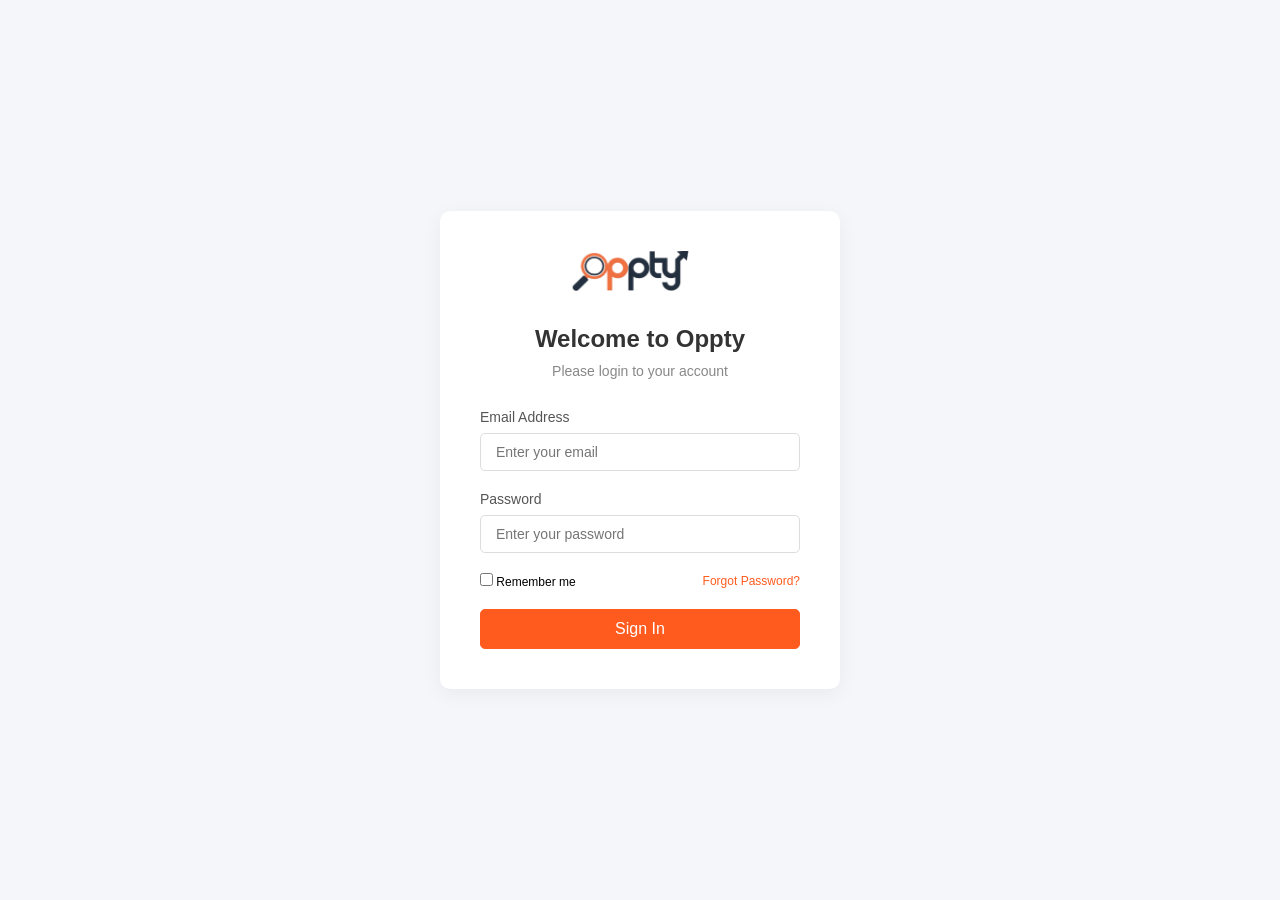
<file: f_fr_bac/f_fr_bac/dashb_employee_trail/documents/documents.html>
<!doctype html>
<html lang="en">
  <head>
    <meta charset="UTF-8" />
    <meta name="viewport" content="width=device-width, initial-scale=1.0" />
    <title>OPPTY EMPLOYEE HRMS</title>
    <link rel="icon" type="image/png" href="../assets/opptylogo2.png">
    <link
      href="https://fonts.googleapis.com/css2?family=Poppins:wght@300;400;500;600;700&display=swap"
      rel="stylesheet"
    />
    <link
      rel="stylesheet"
      href="https://cdnjs.cloudflare.com/ajax/libs/font-awesome/6.4.0/css/all.min.css"
    />
    <link rel="stylesheet" href="./documents.css">
    <link rel="stylesheet" href="../employee_page/employee.css" />
    <link rel="stylesheet" href="../dashboard/dashboard.css">
  </head>
  <body>
    <div class="app-layout">

      <!-- PRELOADER START -->
<div id="page-preloader">
  <div class="loader-content">
    <!-- Spinning Rings -->
    <div class="loader-circle"></div>
    <div class="loader-circle-inner"></div>
    
    <!-- Branding Text -->
    <div class="loader-text">
      <span class="brand-dark"><img src="../assets/opptylogo.png" alt="companyLogo" style="width: 50%;"></span><span class="brand-orange">HRMS</span>
    </div>
    <!-- <p class="loading-status">Loading...</p> -->
  </div>
</div>
<!-- PRELOADER END -->

      <!-- SIDEBAR -->
      <aside class="sidebar" id="sidebar">
        <!-- Sidebar Header -->
        <div class="sidebar-header">
          <!-- 1. NEW LOGO SECTION -->
          <div class="sidebar-logo">
            <!-- Replace src with your actual logo URL -->
            <img src="../assets/opptylogo.png" alt="Company Logo" />
          </div>

          <!-- User Profile -->
          <div class="header-profile">
            <div class="user-name" id="name"></div>
            <div class="user-role" id="role"></div>
          </div>

          <!-- Toggle Button -->
          <!-- <button id="sidebarToggle" class="sidebar-toggle">
            <i class="fa-solid fa-chevron-left"></i>
          </button> -->
        </div>

        <div class="sidebar-content">
          <ul class="sidebar-menu">
            <!-- Dashboard -->
            <li class="menu-item">
              <a href="../dashboard/dashboard.html" class="menu-link">
                <div class="link-left">
                  <i class="fa-solid fa-table-columns"></i>
                  <span>Dashboard</span>
                </div>
              </a>
            </li>

            <!-- Employees -->
            <li class="menu-item">
              <a href="../employee_page/employee.html" class="menu-link">
                <div class="link-left">
                  <i class="fa-regular fa-user"></i>
                  <span>Employees</span>
                </div>
              </a>
            </li>

            <!-- Attendance -->
            <li class="menu-item">
              <a href="../attendance/attendance.html" class="menu-link">
                <div class="link-left">
                  <i class="fa-solid fa-calendar-days"></i>
                  <span>Attendance</span>
                </div>
              </a>
            </li>
            <li class="menu-item">
              <a href="../apply_leave/leave.html" class="menu-link">
                <div class="link-left">
                  <i class="fa-solid fa-file-signature"></i>
                  <span>Apply Leave</span>
                </div>
              </a>
            </li>

            <!-- Payslip -->
            <li class="menu-item">
              <a href="../payslips/payslip.html" class="menu-link">
                <div class="link-left">
                  <i class="fa-regular fa-credit-card"></i>
                  <span>Payslip</span>
                </div>
              </a>
            </li>

            <!-- Asset Allocation -->
            <li class="menu-item">
              <a
                href="../asset_allocation/assetallocation.html"
                class="menu-link"
              >
                <div class="link-left">
                  <i class="fa-solid fa-phone"></i>
                  <span>Asset Request</span>
                </div>
              </a>
            </li>

            <!-- Documents -->
            <li class="menu-item active">
              <a href="../documents/documents.html" class="menu-link">
                <div class="link-left">
                  <i class="fa-solid fa-file-lines"></i>
                  <span>Documents</span>
                </div>
              </a>
            </li>

            <!-- help desk -->
             <li class="menu-item">
              <a href="../help_desk/help_desk.html" class="menu-link">
                <div class="link-left">
                 <i class="fa-solid fa-headset"></i>
                  <span>Help Desk</span>
                </div>
              </a>
            </li>

          </ul>
        </div>
      </aside>
      <!-- MAIN CONTENT -->
      <main class="main-content" id="mainContent">
        <div class="container">
          <!-- Header -->
          <header class="page-header">
            <div class="flex items-center gap-10">
              <!-- Mobile Menu Button -->
              <button id="mobileMenuBtn" class="mobile-menu-btn">
                <i class="fa-solid fa-bars"></i>
              </button>

              <div class="page-title">
                <h1>Documents</h1>
                <div class="breadcrumbs">
                  <i class="fa-solid fa-house"></i> > Dashboard > Employee
                  Documents
                </div>
              </div>
            </div>
            <!-- Right Side: Search & Filter -->
            <!-- 1. NOTIFICATION COMPONENT -->
         <div style="width: auto; display: flex; justify-content: flex-end; align-items: center; gap: 20px;">
        <div class="db-widget-wrapper">
            <button class="db-icon-btn db-notif-trigger-btn" onclick="db_toggleNotifications()">
                <i class="fa-regular fa-bell"></i>
                <span class="db-notif-badge">3</span>
            </button>

            <!-- Unique ID for Notification Dropdown -->
            <div class="db-dropdown-card db-notif-card" id="db-notification-menu">
                <div class="db-card-header">Notifications</div>
                <div id="db-notif-list" style="max-height: 350px; overflow-y: auto;">
              </div>
                
                <!-- <div class="db-notif-item">
                    <div class="db-notif-symbol"><i class="fa-solid fa-check"></i></div>
                    <div class="db-notif-text">
                        <h4>Leave Approved</h4>
                        <p>Your leave request was approved.</p>
                        <span class="db-time-ago">Just now</span>
                    </div>
                </div> -->

                <!-- <div class="db-notif-item">
                    <div class="db-notif-symbol db-symbol-alert">
                        <i class="fa-solid fa-triangle-exclamation"></i>
                    </div>
                    <div class="db-notif-text">
                        <h4>Attendance Alert</h4>
                        <p>You forgot to punch out.</p>
                        <span class="db-time-ago">2 hours ago</span>
                    </div>
                </div> -->
            </div>
        </div>

        <!-- 2. PROFILE COMPONENT -->
        <div class="db-widget-wrapper">
    <!-- Profile Image Button (Trigger) -->
    <button class="db-profile-trigger-btn" onclick="db_toggleProfile()">
        <!-- Container for Small Avatar (Image or Initials) -->
        <div id="db-trigger-avatar-box" class="db-avatar-box sm">
            <img src="" alt="User" id="db-trigger-img" style="display: none;">
        </div>
        <span class="db-online-dot"></span>
    </button>

    <!-- Dropdown Card -->
    <div class="db-dropdown-card db-profile-card" id="db-profile-menu">
        <!-- User Info Header -->
        <div class="db-profile-header-info">
            <!-- Container for Large Avatar (Image or Initials) -->
            <div id="db-header-avatar-box" class="db-user-avatar-lg">
                <img src="" alt="User" id="db-header-img" style="display: none;">
            </div>
            
            <div class="db-user-info-text">
                <h3 id="db-user-name">Loading...</h3>
                <p>Employee ID: <span id="db-employee-id">...</span></p>
            </div>
        </div>

        <!-- Menu Links -->
        <ul class="db-profile-nav-list">
            <li><a href="../dashboard/dashboard.html"><i class="fa-regular fa-user"></i> My Profile</a></li>
        </ul>

        <!-- Logout Section -->
        <div class="db-logout-footer">
            <button class="db-logout-action-btn" onclick="db_logoutUser()">
                <i class="fa-solid fa-arrow-right-from-bracket"></i> Logout
            </button>
        </div>
    </div>
</div>

<!-- Custom Logout Confirmation Modal -->
<div id="logout-confirm-modal" class="logout-modal-overlay">
    <div class="logout-modal-card">
        <div class="logout-icon-box">
            <i class="fa-solid fa-arrow-right-from-bracket"></i>
        </div>
        <h3>Log Out?</h3>
        <p>Are you sure you want to end your session? You will need to sign in again to access the dashboard.</p>
        
        <div class="logout-modal-actions">
            <button class="btn-cancel" onclick="closeLogoutModal()">Cancel</button>
            <button class="btn-confirm" onclick="performLogout()">Yes, Log Out</button>
        </div>
    </div>
</div>
        
         </div>
          </header>

           <!-- MAIN CONTENT AREA -->
        <main class="doc-main-content">
            <h2 class="doc-page-heading">Documents Repository</h2>

            <!-- PROGRESS BAR SECTION -->
            <div class="doc-content-card doc-progress-section">
                <div class="doc-progress-header">
                    <h3>Document Completion Status</h3>
                    <span class="doc-progress-percentage" id="docProgressPercent">0%</span>
                </div>
                <div class="doc-progress-bar-container">
                    <div class="doc-progress-bar" id="docProgressBar" style="width: 0%"></div>
                </div>
                <p class="doc-progress-text" id="docProgressText">0 of 7 documents uploaded</p>
                <div class="doc-required-docs" id="docRequiredList">
                    <!-- Required documents list will be populated by JS -->
                </div>
            </div>

            <!-- 1. DOCUMENT LIST SECTION -->
            <div class="doc-content-card">
                <div class="doc-table-wrapper">
                    <table class="doc-data-table">
                        <thead class="doc-table-head">
                            <tr>
                                <th>Date</th>
                                <th>Type</th>
                                <th>Description</th>
                                <th>Attachments</th>
                            </tr>
                        </thead>
                        <tbody id="table-documents" class="doc-table-body">
                            
                        </tbody>
                    </table>
                </div>
            </div>

            <!-- 2. UNIQUE UPLOAD SECTION -->
            <div class="doc-content-card doc-upload-section">
                <div class="doc-card-header">
                    <h3>Upload New Document</h3>
                    <span class="doc-required-hint">* Mandatory fields</span>
                </div>
                
                <form id="docUniqueUploadForm">
                    <div class="doc-form-row">
                        <!-- Dropdown -->
                        <div class="doc-input-group">
                            <label for="docTypeSelect" class="doc-label">Document Type</label>
                            <select id="docTypeSelect" class="doc-form-control">
                                <option value="" disabled selected>Select type...</option>
                                <option value="bank_details">Bank Details</option>
                                <option value="pan">PAN</option>
                                <option value="10_class_marks">10th Class Marks List</option>
                                <option value="inter">Intermediate</option>
                                <option value="btech">B.Tech</option>
                                <option value="photo">Photo</option>
                                <option value="aadhar">Aadhar</option>
                                <option value="resume">Resume</option>
                                <option value="graduation">Graduation</option>
                                <option value="other">Other</option>
                            </select>
                        </div>

                        <!-- Text Input -->
                        <div class="doc-input-group">
                            <label for="docDescInput" class="doc-label">Description</label>
                            <input type="text" id="docDescInput" class="doc-form-control" placeholder="e.g. Updated PAN Card">
                        </div>
                    </div>

                    <!-- Custom Drag & Drop Zone -->
                    <div class="doc-input-group">
                        <label class="doc-label">File Attachment <span class="doc-required-star">*</span></label>
                        
                        <div class="doc-drop-zone" id="docDropArea">
                            <input type="file" id="docFileInput" class="doc-hidden-input" multiple>
                            
                            <div class="doc-upload-ui">
                                <div class="doc-icon-circle">
                                    <i class="fa-solid fa-cloud-arrow-up"></i>
                                </div>
                                <div class="doc-upload-text">
                                    <span id="docFileName">Click to browse</span> or drag file here
                                </div>
                                <div class="doc-upload-limit">Max size: 5MB (JPG, PNG, PDF)</div>
                            </div>
                        </div>
                    </div>

                    <!-- Submit Button -->
                    <div class="doc-action-row">
                        <button type="submit" class="doc-btn-primary">
                            <i class="fa-solid fa-upload"></i> Upload Files
                        </button>
                    </div>
                </form>
            </div>

        </main>


        </div>
        <!-- footer section -->

<footer class="db-footer">
    <!-- Left Side -->
    <div class="footer-left">
        2025 &copy; <span class="brand-text">Oppty</span>
    </div>

    <!-- Right Side -->
    <div class="footer-right">
        Designed & Developed By <a href="#" class="brand-link">Oppty</a>
    </div>
</footer>
      </main>
      
    </div>

    <!-- Upload Success Popup -->
    <div id="uploadSuccessPopup" class="upload-popup-overlay">
        <div class="upload-popup-content">
            <div class="upload-popup-icon">
                <i class="fa-solid fa-check-circle"></i>
            </div>
            <h3>Upload Successful</h3>
            <p>Files have been uploaded successfully!</p>
            <button id="uploadPopupClose" class="upload-popup-btn">OK</button>
        </div>
    </div>


    <!-- CHAT WIDGET STRUCTURE -->

<!-- 1. Floating Trigger Button -->
<button id="chat-trigger-btn" class="chat-trigger" onclick="toggleChat()">
    <i class="fa-solid fa-comments"></i>
    <span class="chat-notify-badge">1</span>
</button>

<!-- 2. Chat Window -->
<div id="chat-window" class="chat-window-container">
    
    <!-- Header -->
    <div class="chat-header">
        <div class="chat-header-info">
            <div class="chat-avatar">
                <i class="fa-solid fa-robot"></i>
            </div>
            <div>
                <h4>IT & HR Assistant</h4>
                <span class="chat-status"><span class="status-dot"></span> Online</span>
            </div>
        </div>
        <button class="chat-close-btn" onclick="toggleChat()">
            <i class="fa-solid fa-xmark"></i>
        </button>
    </div>

    <!-- Messages Body -->
    <div id="chat-body" class="chat-body">
        <!-- Messages will appear here dynamically -->
    </div>

    <!-- Input Area -->
    <div class="chat-footer">
        <input type="text" id="chat-input" placeholder="Type your message..." onkeypress="handleEnter(event)">
        <button id="chat-send-btn" onclick="sendMessage()">
            <i class="fa-solid fa-paper-plane"></i>
        </button>
    </div>
</div>

    <script src="./documents.js"></script>
    <script src="../employee_page/employee.js"></script>
    <script src="../dashboard/dashboard.js"></script>
  </body>
</html>
</file>
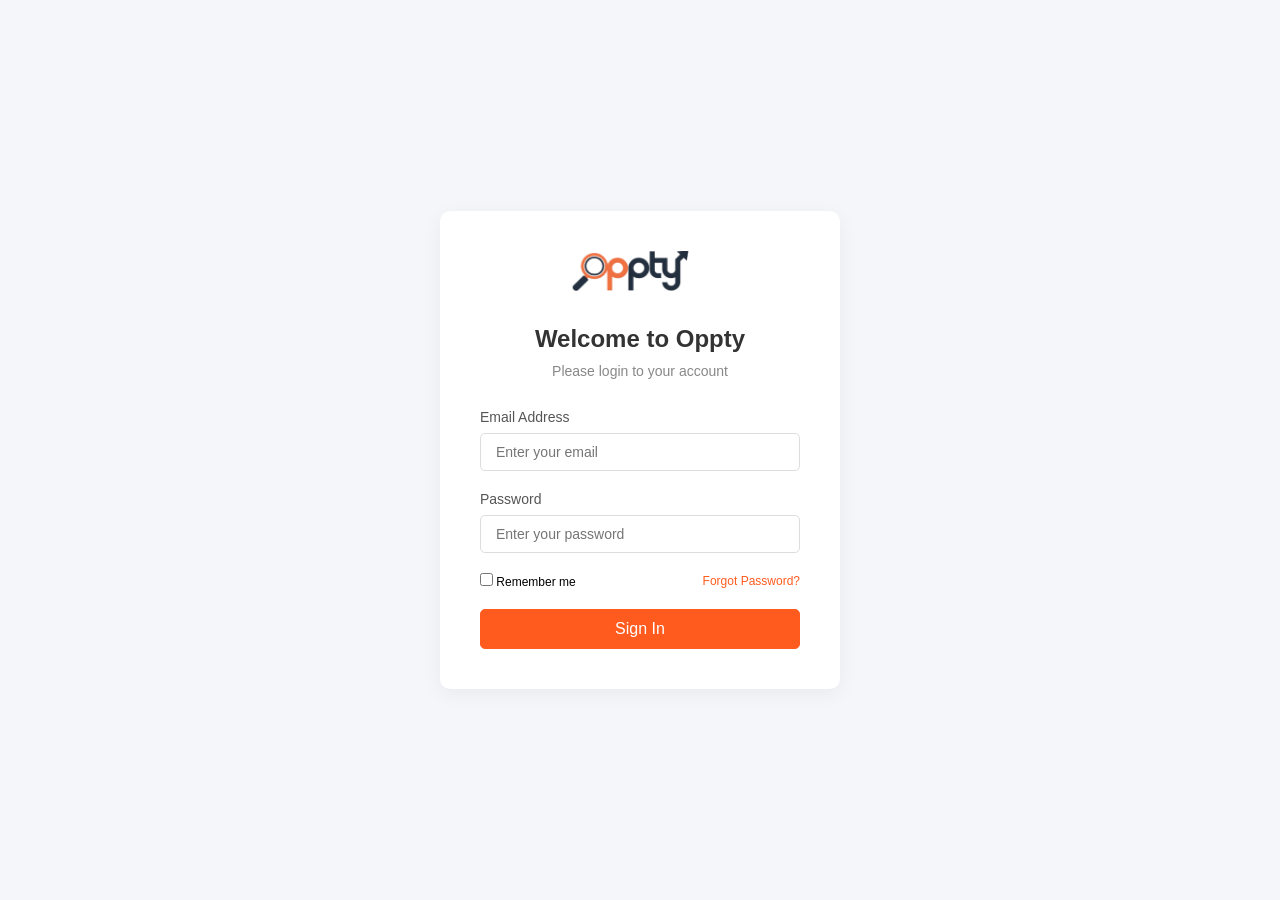
<file: f_fr_bac/f_fr_bac/dashb_employee_trail/employee_login/emp_login.html>
<!DOCTYPE html>
<html lang="en">
<head>
    <meta charset="UTF-8">
    <meta name="viewport" content="width=device-width, initial-scale=1.0">
    <title>OPPTY EMPLOYEE LOGIN</title>
    <!-- Font Awesome for the icon -->
     <link rel="icon" type="image/png" href="../assets/opptylogo2.png">
    <link rel="stylesheet" href="https://cdnjs.cloudflare.com/ajax/libs/font-awesome/6.4.0/css/all.min.css">
    <!-- Link to external CSS -->
    <link rel="stylesheet" href="emp_login.css">
</head>
<body>

    <div class="login-wrapper">
        <div class="login-box">
            <div style="margin-bottom: 30px;">
                <img  src="../assets/opptylogo.png" alt="Logo" style="width: 150px; height: 40px;">
            </div>
            <h2>Welcome to Oppty</h2>
            <p class="text-muted" style="margin-bottom: 30px;">Please login to your account</p>

            <form id="loginForm">
                <div class="form-group">
                    <label>Email Address</label>
                    <input id="email" type="email" class="form-control" placeholder="Enter your email">
                </div>
                <div class="form-group">
                    <label>Password</label>
                    <input id="password" type="password" class="form-control" placeholder="Enter your password">
                </div>
                <div class="flex justify-between items-center" style="margin-bottom: 20px;">
                    <label style="font-size: 12px; cursor: pointer;">
                        <input type="checkbox"> Remember me
                    </label>
                    <a href="#" style="font-size: 12px; color: #FF5B1E; text-decoration: none;">Forgot Password?</a>
                </div>
                <button type="submit" class="btn btn-primary login-btn">Sign In</button>
            </form>
            <!-- <p style="margin-top: 20px; font-size: 12px;">Don't have an account? <a href="#" class="fw-bold" style="color: #FF5B1E;">Sign up</a></p> -->
        </div>
    </div>

    <!-- Link to external JavaScript -->
    <script src="emp_login.js"></script>
</body>
</html>
</file>
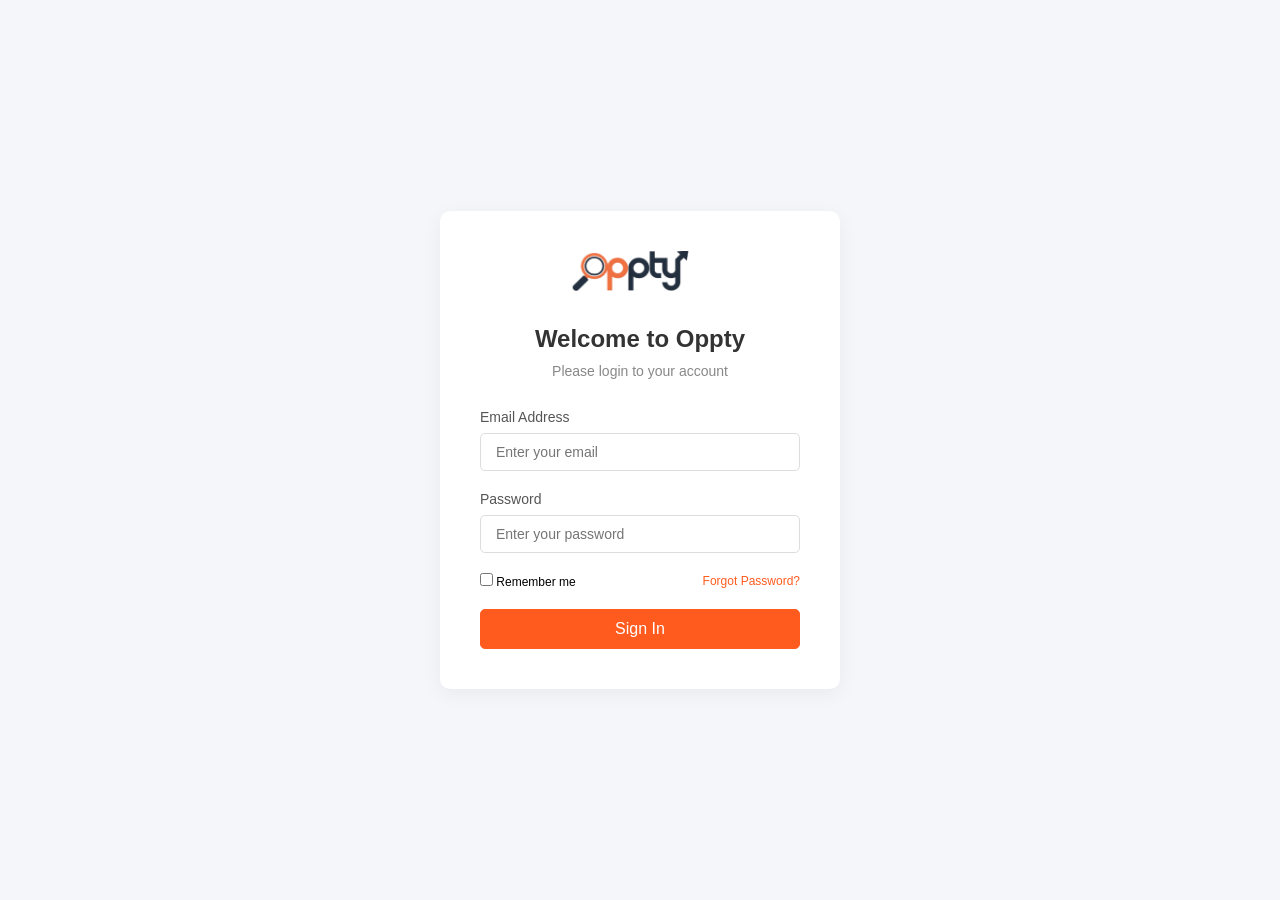
<file: f_fr_bac/f_fr_bac/dashb_employee_trail/help_desk/help_desk.html>
<!doctype html>
<html lang="en">
  <head>
    <meta charset="UTF-8" />
    <meta name="viewport" content="width=device-width, initial-scale=1.0" />
    <title>OPPTY EMPLOYEE HRMS</title>
    <link rel="icon" type="image/png" href="../assets/opptylogo2.png" />
    <link
      href="https://fonts.googleapis.com/css2?family=Poppins:wght@300;400;500;600;700&display=swap"
      rel="stylesheet"
    />
    <link
      rel="stylesheet"
      href="https://cdn.jsdelivr.net/npm/swiper@11/swiper-bundle.min.css"
    />
    <link
      rel="stylesheet"
      href="https://cdnjs.cloudflare.com/ajax/libs/font-awesome/6.4.0/css/all.min.css"
    />
    <link rel="stylesheet" href="./help_desk.css" />
    <link rel="stylesheet" href="../dashboard/dashboard.css" />
    <link rel="stylesheet" href="../employee_page/employee.css">
  </head>

  <body>
    <div class="app-layout">

      <!-- PRELOADER START -->
<div id="page-preloader">
  <div class="loader-content">
    <!-- Spinning Rings -->
    <div class="loader-circle"></div>
    <div class="loader-circle-inner"></div>
    
    <!-- Branding Text -->
    <div class="loader-text">
      <span class="brand-dark"><img src="../assets/opptylogo.png" alt="companyLogo" style="width: 50%;"></span><span class="brand-orange">HRMS</span>
    </div>
    <!-- <p class="loading-status">Loading...</p> -->
  </div>
</div>
<!-- PRELOADER END -->

      <!-- SIDEBAR -->
      <aside class="sidebar" id="sidebar">
        <!-- Sidebar Header -->
        <div class="sidebar-header">
          <!-- 1. NEW LOGO SECTION -->
          <div class="sidebar-logo">
            <!-- Replace src with your actual logo URL -->
            <img src="../assets/opptylogo.png" alt="Company Logo" />
          </div>

          <!-- User Profile -->
          <div class="header-profile">
            <div class="user-name" id="name"></div>
            <div class="user-role" id="role"></div>
          </div>

          <!-- Toggle Button -->
          <!-- <button id="sidebarToggle" class="sidebar-toggle">
          <i class="fa-solid fa-chevron-left"></i>
        </button> -->
        </div>

        <div class="sidebar-content">
          <ul class="sidebar-menu">
            <!-- Dashboard -->
            <li class="menu-item">
              <a href="../dashboard/dashboard.html" class="menu-link">
                <div class="link-left">
                  <i class="fa-solid fa-table-columns"></i>
                  <span>Dashboard</span>
                </div>
              </a>
            </li>

            <!-- Employees -->
            <li class="menu-item">
              <a href="../employee_page/employee.html" class="menu-link">
                <div class="link-left">
                  <i class="fa-regular fa-user"></i>
                  <span>Employees</span>
                </div>
              </a>
            </li>

            <!-- Attendance -->
            <li class="menu-item">
              <a href="../attendance/attendance.html" class="menu-link">
                <div class="link-left">
                  <i class="fa-solid fa-calendar-days"></i>
                  <span>Attendance</span>
                </div>
              </a>
            </li>
            <li class="menu-item">
              <a href="../apply_leave/leave.html" class="menu-link">
                <div class="link-left">
                  <i class="fa-solid fa-file-signature"></i>
                  <span>Apply Leave</span>
                </div>
              </a>
            </li>

            <!-- Payslip -->
            <li class="menu-item">
              <a href="../payslips/payslip.html" class="menu-link">
                <div class="link-left">
                  <i class="fa-regular fa-credit-card"></i>
                  <span>Payslip</span>
                </div>
              </a>
            </li>

            <!-- Asset Allocation -->
            <li class="menu-item">
              <a
                href="../asset_allocation/assetallocation.html"
                class="menu-link"
              >
                <div class="link-left">
                  <i class="fa-solid fa-phone"></i>
                  <span>Asset Request</span>
                </div>
              </a>
            </li>

            <!-- Documents -->
            <li class="menu-item">
              <a href="../documents/documents.html" class="menu-link">
                <div class="link-left">
                  <i class="fa-solid fa-file-lines"></i>
                  <span>Documents</span>
                </div>
              </a>
            </li>

            <!-- help desk -->
             <li class="menu-item active">
              <a href="../help_desk/help_desk.html" class="menu-link">
                <div class="link-left">
                  <i class="fa-solid fa-headset"></i>
                  <span>Help Desk</span>
                </div>
              </a>
            </li>

          </ul>
        </div>
      </aside>
      <!-- MAIN CONTENT (Your Existing Code Wrapped) -->
      <main class="main-content" id="mainContent">
        <div class="container">
          <!-- Header -->
          <header class="page-header">
            <div class="flex items-center gap-10">
              <!-- Mobile Menu Button -->
              <button id="mobileMenuBtn" class="mobile-menu-btn">
                <i class="fa-solid fa-bars"></i>
              </button>

              <div class="page-title">
                <h1>Help Desk</h1>
                <div class="breadcrumbs">
                  <i class="fa-solid fa-house"></i> > Dashboard > Employee
                  Dashboard
                </div>
              </div>
            </div>
            <!-- Right Side: Search & Filter -->
            <!-- 1. NOTIFICATION COMPONENT -->
            <div
              style="
                width: auto;
                display: flex;
                justify-content: flex-end;
                align-items: center;
                gap: 20px;
              "
            >
              <div class="db-widget-wrapper">
                <button
                  class="db-icon-btn db-notif-trigger-btn"
                  onclick="db_toggleNotifications()"
                >
                  <i class="fa-regular fa-bell"></i>
                  <span class="db-notif-badge">3</span>
                </button>

                <!-- Unique ID for Notification Dropdown -->
                <div
                  class="db-dropdown-card db-notif-card"
                  id="db-notification-menu"
                >
                  <div class="db-card-header">Notifications</div>
                  <div id="db-notif-list" style="max-height: 350px; overflow-y: auto;">
        </div>

                  <!-- <div class="db-notif-item">
                    <div class="db-notif-symbol">
                      <i class="fa-solid fa-check"></i>
                    </div>
                    <div class="db-notif-text">
                      <h4>Leave Approved</h4>
                      <p>Your leave request was approved.</p>
                      <span class="db-time-ago">Just now</span>
                    </div>
                  </div> -->

                  <!-- <div class="db-notif-item">
                    <div class="db-notif-symbol db-symbol-alert">
                      <i class="fa-solid fa-triangle-exclamation"></i>
                    </div>
                    <div class="db-notif-text">
                      <h4>Attendance Alert</h4>
                      <p>You forgot to punch out.</p>
                      <span class="db-time-ago">2 hours ago</span>
                    </div>
                  </div> -->
                </div>
              </div>

              <!-- 2. PROFILE COMPONENT -->
              <div class="db-widget-wrapper">
                <!-- Profile Image Button (Trigger) -->
                <button
                  class="db-profile-trigger-btn"
                  onclick="db_toggleProfile()"
                >
                  <!-- Container for Small Avatar (Image or Initials) -->
                  <div id="db-trigger-avatar-box" class="db-avatar-box sm">
                    <img
                      src=""
                      alt="User"
                      id="db-trigger-img"
                      style="display: none"
                    />
                  </div>
                  <span class="db-online-dot"></span>
                </button>

                <!-- Dropdown Card -->
                <div
                  class="db-dropdown-card db-profile-card"
                  id="db-profile-menu"
                >
                  <!-- User Info Header -->
                  <div class="db-profile-header-info">
                    <!-- Container for Large Avatar (Image or Initials) -->
                    <div id="db-header-avatar-box" class="db-user-avatar-lg">
                      <img
                        src=""
                        alt="User"
                        id="db-header-img"
                        style="display: none"
                      />
                    </div>

                    <div class="db-user-info-text">
                      <h3 id="db-user-name">Loading...</h3>
                      <p>Employee ID: <span id="db-employee-id">...</span></p>
                    </div>
                  </div>

                  <!-- Menu Links -->
                  <ul class="db-profile-nav-list">
                    <li>
                      <a href="../dashboard/dashboard.html"
                        ><i class="fa-regular fa-user"></i> My Profile</a
                      >
                    </li>
                  </ul>

                  <!-- Logout Section -->
                  <div class="db-logout-footer">
                    <button
                      class="db-logout-action-btn"
                      onclick="db_logoutUser()"
                    >
                      <i class="fa-solid fa-arrow-right-from-bracket"></i>
                      Logout
                    </button>
                  </div>
                </div>
              </div>

              <!-- Custom Logout Confirmation Modal -->
<div id="logout-confirm-modal" class="logout-modal-overlay">
    <div class="logout-modal-card">
        <div class="logout-icon-box">
            <i class="fa-solid fa-arrow-right-from-bracket"></i>
        </div>
        <h3>Log Out?</h3>
        <p>Are you sure you want to end your session? You will need to sign in again to access the dashboard.</p>
        
        <div class="logout-modal-actions">
            <button class="btn-cancel" onclick="closeLogoutModal()">Cancel</button>
            <button class="btn-confirm" onclick="performLogout()">Yes, Log Out</button>
        </div>
    </div>
</div>

            </div>
          </header>

          <!-- help desk section -->
           <div class="help-desk-container">
        
        <!-- Header Section -->
        <header class="hd-header">
            <div class="icon-badge">
                <i class="fa-solid fa-headset"></i>
            </div>
            <h1>Help Desk Support</h1>
            <p>Need help? Contact the HR support team directly.</p>
        </header>

        <!-- Primary Contact Cards -->
        <div class="contact-grid">
            
            <!-- Phone Card -->
            <a href="tel:+919876543210" class="contact-card">
                <div class="card-icon">
                    <i class="fa-solid fa-phone"></i>
                </div>
                <h3>Call Support</h3>
                <p>Immediate assistance for critical issues.</p>
                <span class="action-text">+91 9491209900</span>
            </a>

            <!-- Email Card -->
            <a href="mailto:info@oppty.in?subject=IT Support Request" class="contact-card">
                <div class="card-icon">
                    <i class="fa-solid fa-envelope"></i>
                </div>
                <h3>Email Support</h3>
                <p>Submit a ticket for non-urgent queries.</p>
                <span class="action-text">info@oppty.in</span>
            </a>

            <!-- WhatsApp Card (Link generated via JS) -->
            <a href="#" id="whatsapp-card" class="contact-card" target="_blank">
                <div class="card-icon">
                    <i class="fa-brands fa-whatsapp"></i>
                </div>
                <h3>WhatsApp Chat</h3>
                <p>Chat with our AI bot or live agent.</p>
                <span class="action-text">Start Chat <i class="fa-solid fa-arrow-right"></i></span>
            </a>

        </div>

        <!-- Quick Actions Section -->
        <!-- <section class="quick-actions">
            <h2>Quick Issues</h2>
            <div class="action-buttons">
                <button class="quick-btn" onclick="handleQuickAction('Password Reset')">
                    <i class="fa-solid fa-key"></i> Reset Password
                </button>
                <button class="quick-btn" onclick="handleQuickAction('Software Request')">
                    <i class="fa-solid fa-download"></i> Request Software
                </button>
                <button class="quick-btn" onclick="handleQuickAction('VPN Issue')">
                    <i class="fa-solid fa-shield-halved"></i> VPN Issue
                </button>
                <button class="quick-btn" onclick="handleQuickAction('Hardware Issue')">
                    <i class="fa-solid fa-laptop-medical"></i> Laptop Issue
                </button>
                <button class="quick-btn" onclick="handleQuickAction('Email Access')">
                    <i class="fa-solid fa-at"></i> Email Issue
                </button>
            </div>
        </section> -->

        <!-- FAQ Section -->
        <!-- <section class="faq-section">
            <h2>Frequently Asked Questions</h2>
            
            <div class="accordion">
                <div class="accordion-item">
                    <button class="accordion-header">
                        <span>How do I reset my password?</span>
                        <i class="fa-solid fa-chevron-down"></i>
                    </button>
                    <div class="accordion-content">
                        <p>Go to the "Settings" tab in your dashboard, select "Security," and click on "Change Password." You will need your current password to set a new one.</p>
                    </div>
                </div>

                <div class="accordion-item">
                    <button class="accordion-header">
                        <span>My VPN is not connecting. What do I do?</span>
                        <i class="fa-solid fa-chevron-down"></i>
                    </button>
                    <div class="accordion-content">
                        <p>First, check your internet connection. If stable, restart the VPN client. If the issue persists, click the "VPN Issue" button above to submit a priority ticket.</p>
                    </div>
                </div>

                <div class="accordion-item">
                    <button class="accordion-header">
                        <span>How do I request new software installation?</span>
                        <i class="fa-solid fa-chevron-down"></i>
                    </button>
                    <div class="accordion-content">
                        <p>All software requests must be approved by your manager. Once approved, use the "Request Software" button to forward the approval to IT.</p>
                    </div>
                </div>

                <div class="accordion-item">
                    <button class="accordion-header">
                        <span>My laptop is running very slow.</span>
                        <i class="fa-solid fa-chevron-down"></i>
                    </button>
                    <div class="accordion-content">
                        <p>Try restarting your machine first. Check if you have pending Windows updates. If it continues, bring your laptop to the IT Desk on the 2nd floor.</p>
                    </div>
                </div>
            </div>
        </section> -->

    </div>

    <!-- Toast Notification Container -->
    <div id="toast-container"></div>



        </div>
        <!-- footer section -->

<footer class="db-footer">
    <!-- Left Side -->
    <div class="footer-left">
        2025 &copy; <span class="brand-text">Oppty</span>
    </div>

    <!-- Right Side -->
    <div class="footer-right">
        Designed & Developed By <a href="#" class="brand-link">Oppty</a>
    </div>
</footer>
      </main>
      
    </div>


    
    <!-- CHAT WIDGET STRUCTURE -->

<!-- 1. Floating Trigger Button -->
<button id="chat-trigger-btn" class="chat-trigger" onclick="toggleChat()">
    <i class="fa-solid fa-comments"></i>
    <span class="chat-notify-badge">1</span>
</button>

<!-- 2. Chat Window -->
<div id="chat-window" class="chat-window-container">
    
    <!-- Header -->
    <div class="chat-header">
        <div class="chat-header-info">
            <div class="chat-avatar">
                <i class="fa-solid fa-robot"></i>
            </div>
            <div>
                <h4>IT & HR Assistant</h4>
                <span class="chat-status"><span class="status-dot"></span> Online</span>
            </div>
        </div>
        <button class="chat-close-btn" onclick="toggleChat()">
            <i class="fa-solid fa-xmark"></i>
        </button>
    </div>

    <!-- Messages Body -->
    <div id="chat-body" class="chat-body">
        <!-- Messages will appear here dynamically -->
    </div>

    <!-- Input Area -->
    <div class="chat-footer">
        <input type="text" id="chat-input" placeholder="Type your message..." onkeypress="handleEnter(event)">
        <button id="chat-send-btn" onclick="sendMessage()">
            <i class="fa-solid fa-paper-plane"></i>
        </button>
    </div>
</div>

    
    <script src="./help_desk.js"></script>
    <script src="../dashboard/dashboard.js"></script>
    <script></script>
  </body>
</html>
</file>
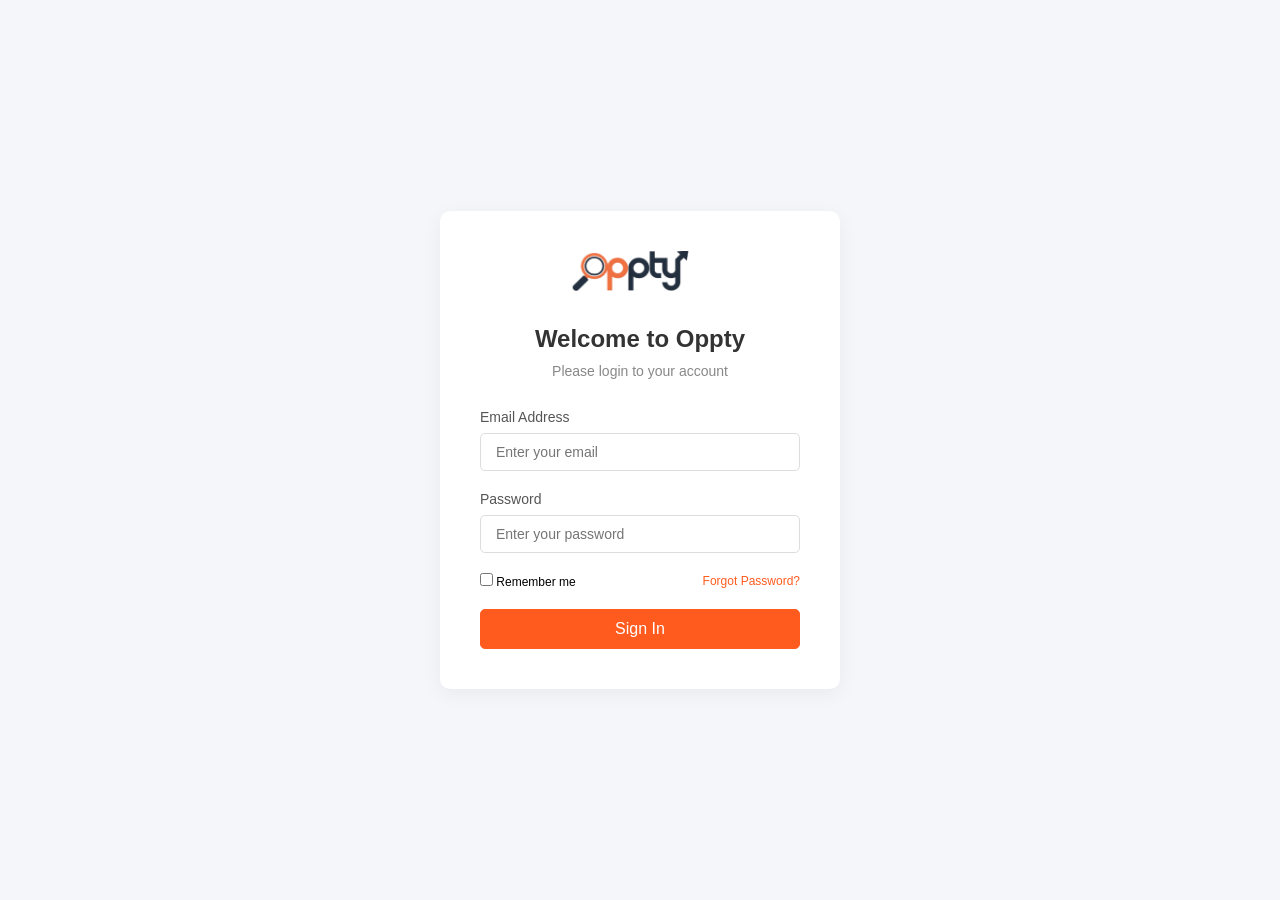
<file: f_fr_bac/f_fr_bac/dashb_employee_trail/payslips/payslip.html>
<!DOCTYPE html>
<html lang="en">
<head>
    <meta charset="UTF-8">
    <meta name="viewport" content="width=device-width, initial-scale=1.0">
    <title>OPPTY EMPLOYEE HRMS</title>
    <link rel="icon" type="image/png" href="../assets/opptylogo2.png">
    <link href="https://fonts.googleapis.com/css2?family=Poppins:wght@300;400;500;600;700&display=swap" rel="stylesheet">
    <link rel="stylesheet" href="https://cdnjs.cloudflare.com/ajax/libs/font-awesome/6.4.0/css/all.min.css">
    <link rel="stylesheet" href="./payslip.css">
    <link rel="stylesheet" href="../employee_page/employee.css">
    <link rel="stylesheet" href="../dashboard/dashboard.css">
</head>
<body>
<div class="app-layout">

    <!-- PRELOADER START -->
<div id="page-preloader">
  <div class="loader-content">
    <!-- Spinning Rings -->
    <div class="loader-circle"></div>
    <div class="loader-circle-inner"></div>
    
    <!-- Branding Text -->
    <div class="loader-text">
      <span class="brand-dark"><img src="../assets/opptylogo.png" alt="companyLogo" style="width: 50%;"></span><span class="brand-orange">HRMS</span>
    </div>
    <!-- <p class="loading-status">Loading...</p> -->
  </div>
</div>
<!-- PRELOADER END -->  
        
<!-- SIDEBAR -->
<aside class="sidebar" id="sidebar">
  
  <!-- Sidebar Header -->
  <div class="sidebar-header">
    
    <!-- 1. NEW LOGO SECTION -->
    <div class="sidebar-logo">
      <!-- Replace src with your actual logo URL -->
      <img src="../assets/opptylogo.png" alt="Company Logo">
    </div>

    <!-- User Profile -->
    <div class="header-profile">
      <div class="user-name" id="name"></div>
      <div class="user-role" id="role"></div>
    </div>
    
    <!-- Toggle Button -->
    <!-- <button id="sidebarToggle" class="sidebar-toggle">
      <i class="fa-solid fa-chevron-left"></i>
    </button> -->
  </div>

  <div class="sidebar-content">
    <ul class="sidebar-menu">
      
      <!-- Dashboard -->
      <li class="menu-item">
        <a href="../dashboard/dashboard.html" class="menu-link">
          <div class="link-left">
            <i class="fa-solid fa-table-columns"></i>
            <span>Dashboard</span>
          </div>
        </a>
      </li>

      <!-- Employees -->
      <li class="menu-item">
        <a href="../employee_page/employee.html" class="menu-link">
          <div class="link-left">
            <i class="fa-regular fa-user"></i>
            <span>Employees</span>
          </div>
        </a>
      </li>

      <!-- Attendance -->
      <li class="menu-item">
        <a href="../attendance/attendance.html" class="menu-link">
          <div class="link-left">
            <i class="fa-solid fa-calendar-days"></i>
            <span>Attendance</span>
          </div>
        </a>
      </li>
      <li class="menu-item">
        <a href="../apply_leave/leave.html" class="menu-link">
          <div class="link-left">
            <i class="fa-solid fa-file-signature"></i>
            <span>Apply Leave</span>
          </div>
        </a>
      </li>



      <!-- Payslip -->
      <li class="menu-item active">
        <a href="../payslips/payslip.html" class="menu-link">
          <div class="link-left">
            <i class="fa-regular fa-credit-card"></i>
            <span>Payslip</span>
          </div>
        </a>
      </li>

      <!-- Asset Allocation -->
      <li class="menu-item">
        <a href="../asset_allocation/assetallocation.html" class="menu-link">
          <div class="link-left">
            <i class="fa-solid fa-phone"></i>
            <span>Asset Request</span>
          </div>
        </a>
      </li>

      <!-- Documents -->
      <li class="menu-item">
        <a href="../documents/documents.html" class="menu-link">
          <div class="link-left">
            <i class="fa-solid fa-file-lines"></i>
            <span>Documents</span>
          </div>
        </a>
      </li>

      <!-- help desk -->
             <li class="menu-item">
              <a href="../help_desk/help_desk.html" class="menu-link">
                <div class="link-left">
                  <i class="fa-solid fa-headset"></i>
                  <span>Help Desk</span>
                </div>
              </a>
            </li>

    </ul>
  </div>
</aside>
        <!-- MAIN CONTENT (Your Existing Code Wrapped) -->
        <main class="main-content" id="mainContent">
            
            <div class="container">
                <!-- Header -->
                <header class="page-header">
                    <div class="flex items-center gap-10">
                        <!-- Mobile Menu Button -->
                        <button id="mobileMenuBtn" class="mobile-menu-btn">
                            <i class="fa-solid fa-bars"></i>
                        </button>
                        
                        <div class="page-title">
                            <h1>Payslips</h1>
                            <div class="breadcrumbs">
                                <i class="fa-solid fa-house"></i> > Dashboard > Employee Payslips
                            </div>
                        </div>
                    </div>
                    <!-- Right Side: Search & Filter -->
    <!-- 1. NOTIFICATION COMPONENT -->
         <div style="width: auto; display: flex; justify-content: flex-end; align-items: center; gap: 20px;">
        <div class="db-widget-wrapper">
            <button class="db-icon-btn db-notif-trigger-btn" onclick="db_toggleNotifications()">
                <i class="fa-regular fa-bell"></i>
                <span class="db-notif-badge">3</span>
            </button>

            <!-- Unique ID for Notification Dropdown -->
            <div class="db-dropdown-card db-notif-card" id="db-notification-menu">
                <div class="db-card-header">Notifications</div>
                <div id="db-notif-list" style="max-height: 350px; overflow-y: auto;">
        </div>
                
                <!-- <div class="db-notif-item">
                    <div class="db-notif-symbol"><i class="fa-solid fa-check"></i></div>
                    <div class="db-notif-text">
                        <h4>Leave Approved</h4>
                        <p>Your leave request was approved.</p>
                        <span class="db-time-ago">Just now</span>
                    </div>
                </div> -->
<!-- 
                <div class="db-notif-item">
                    <div class="db-notif-symbol db-symbol-alert">
                        <i class="fa-solid fa-triangle-exclamation"></i>
                    </div>
                    <div class="db-notif-text">
                        <h4>Attendance Alert</h4>
                        <p>You forgot to punch out.</p>
                        <span class="db-time-ago">2 hours ago</span>
                    </div>
                </div> -->
            </div>
        </div>

        <!-- 2. PROFILE COMPONENT -->
        <div class="db-widget-wrapper">
    <!-- Profile Image Button (Trigger) -->
    <button class="db-profile-trigger-btn" onclick="db_toggleProfile()">
        <!-- Container for Small Avatar (Image or Initials) -->
        <div id="db-trigger-avatar-box" class="db-avatar-box sm">
            <img src="" alt="User" id="db-trigger-img" style="display: none;">
        </div>
        <span class="db-online-dot"></span>
    </button>

    <!-- Dropdown Card -->
    <div class="db-dropdown-card db-profile-card" id="db-profile-menu">
        <!-- User Info Header -->
        <div class="db-profile-header-info">
            <!-- Container for Large Avatar (Image or Initials) -->
            <div id="db-header-avatar-box" class="db-user-avatar-lg">
                <img src="" alt="User" id="db-header-img" style="display: none;">
            </div>
            
            <div class="db-user-info-text">
                <h3 id="db-user-name">Loading...</h3>
                <p>Employee ID: <span id="db-employee-id">...</span></p>
            </div>
        </div>

        <!-- Menu Links -->
        <ul class="db-profile-nav-list">
            <li><a href="../dashboard/dashboard.html"><i class="fa-regular fa-user"></i> My Profile</a></li>
        </ul>

        <!-- Logout Section -->
        <div class="db-logout-footer">
            <button class="db-logout-action-btn" onclick="db_logoutUser()">
                <i class="fa-solid fa-arrow-right-from-bracket"></i> Logout
            </button>
        </div>
    </div>
</div>

<!-- Custom Logout Confirmation Modal -->
<div id="logout-confirm-modal" class="logout-modal-overlay">
    <div class="logout-modal-card">
        <div class="logout-icon-box">
            <i class="fa-solid fa-arrow-right-from-bracket"></i>
        </div>
        <h3>Log Out?</h3>
        <p>Are you sure you want to end your session? You will need to sign in again to access the dashboard.</p>
        
        <div class="logout-modal-actions">
            <button class="btn-cancel" onclick="closeLogoutModal()">Cancel</button>
            <button class="btn-confirm" onclick="performLogout()">Yes, Log Out</button>
        </div>
    </div>
</div>

         </div>

         
                    
                </header>

                

            </div>

            

        <!-- CONTENT SCROLLABLE AREA -->
        <div class="content-scroll">
            
            <!-- PAYSLIP MODULE GRID -->
            <!-- <div class="payslip-grid"> -->
                
                <!-- 1. Internal Sub-Sidebar (Left) -->
                <!-- <div class="sub-sidebar">
                    <div class="sub-brand">
                        <h3>My Pay</h3>
                    </div>
                    <nav class="sub-nav">
                        <a href="#" class="sub-link active">
                            <i class="fa-solid fa-arrow-up-right-from-square"></i> Pay Slips
                        </a>
                        <a href="#" class="sub-link">
                            <i class="fa-regular fa-file"></i> Form 16
                        </a>
                    </nav>
                </div> -->

                <!-- 2. Central Data Area (Middle) -->
                <div class="data-panel">
                    <div class="panel-header">
                        <h2>Pay Slips</h2>
                    </div>

                    <!-- Controls -->
                    <div class="controls-row">
                        <div class="select-group">
                            <label>Financial Year</label>
                            <select id="yearSelect">
                                <option value="2025-2026">2025 - 2026</option>
                                <option value="2024-2025">2024 - 2025</option>
                            </select>
                        </div>
                        <button class="btn-outline" onclick="downloadSlips()">
                            <i class="fa-solid fa-download"></i> Download All
                        </button>
                    </div>

                    <p class="info-text">Click on the date to view details.</p>

                    <!-- Table -->
                    <div class="table-container">
                        <table>
                            <thead>
                                <tr>
                                    <th>Month</th>
                                    <th>Title</th>
                                    <th>Gross</th>
                                    <th>In-hand</th>
                                </tr>
                            </thead>
                            <tbody id="payslipTableBody">
                                <!-- <tr>
                                    <td><a href="#" class="date-link">Dec, 2025</a></td>
                                    <td>Associate Software Engineer</td>
                                    <td>₹21,000</td>
                                    <td>₹18,330</td>
                                </tr>
                                <tr>
                                    <td><a href="#" class="date-link">Nov, 2025</a></td>
                                    <td>Associate Software Engineer</td>
                                    <td>₹21,000</td>
                                    <td>₹18,330</td>
                                </tr> -->
                            </tbody>
                        </table>
                    </div>

                    <!-- <button class="btn-text-only">Return to dashboard</button> -->

                    
                </div>


                

                <!-- 3. Widgets (Right) -->
                <!-- <div class="widget-panel">
                    <div class="widget-card">
                        <div class="w-head">
                            <h3>Form 16</h3>
                            <i class="fa-solid fa-square-arrow-up-right"></i>
                        </div>
                        <p>View / download your Form 16 details.</p>
                    </div>

                    <div class="widget-card">
                        <div class="w-head">
                            <h3>Salary Advance</h3>
                            <i class="fa-solid fa-square-arrow-up-right"></i>
                        </div>
                        <p>View eligibility or request an advance.</p>
                    </div>
                </div> -->

            <!-- </div> End Grid -->
        </div> <!-- End Scroll -->
        <!-- footer section -->

<footer class="db-footer" style="margin-top: 80px;">
    <!-- Left Side -->
    <div class="footer-left">
        2025 &copy; <span class="brand-text">Oppty</span>
    </div>

    <!-- Right Side -->
    <div class="footer-right">
        Designed & Developed By <a href="#" class="brand-link">Oppty</a>
    </div>
</footer>

        

    </div> <!-- End Main Wrapper -->
    
    
</div>

<!-- CHAT WIDGET STRUCTURE -->

<!-- 1. Floating Trigger Button -->
<button id="chat-trigger-btn" class="chat-trigger" onclick="toggleChat()">
    <i class="fa-solid fa-comments"></i>
    <span class="chat-notify-badge">1</span>
</button>

<!-- 2. Chat Window -->
<div id="chat-window" class="chat-window-container">
    
    <!-- Header -->
    <div class="chat-header">
        <div class="chat-header-info">
            <div class="chat-avatar">
                <i class="fa-solid fa-robot"></i>
            </div>
            <div>
                <h4>IT & HR Assistant</h4>
                <span class="chat-status"><span class="status-dot"></span> Online</span>
            </div>
        </div>
        <button class="chat-close-btn" onclick="toggleChat()">
            <i class="fa-solid fa-xmark"></i>
        </button>
    </div>

    <!-- Messages Body -->
    <div id="chat-body" class="chat-body">
        <!-- Messages will appear here dynamically -->
    </div>

    <!-- Input Area -->
    <div class="chat-footer">
        <input type="text" id="chat-input" placeholder="Type your message..." onkeypress="handleEnter(event)">
        <button id="chat-send-btn" onclick="sendMessage()">
            <i class="fa-solid fa-paper-plane"></i>
        </button>
    </div>
</div>

    <script src="./payslip.js"></script>
    <script src="../employee_page/employee.js"></script>
    <script src="../dashboard/dashboard.js"></script>
</body>
</html>
</file>
<file: f_fr_bac/f_fr_bac/dashb_employee_trail/style.css>
/* --- GLOBAL --- */
:root {
  --primary: #ff6b00;
  --primary-dark: #e65100;
  --dark-bg: #0f172a;
  --card-bg: rgba(255, 255, 255, 0.05);
  --text-white: #ffffff;
  --text-grey: #94a3b8;
  --font-main: "Plus Jakarta Sans", sans-serif;
}

* {
  margin: 0;
  padding: 0;
  box-sizing: border-box;
}

body {
  font-family: var(--font-main);
  background-color: var(--dark-bg);
  color: var(--text-white);
  overflow-x: hidden;
}

/* --- BACKGROUND PARTICLES --- */
.particles span {
  position: fixed;
  bottom: -50px;
  background: transparent;
  border-radius: 50%;
  pointer-events: none;
  box-shadow: 0 0 20px rgba(255, 107, 0, 0.2);
  animation: rise 15s infinite linear;
  z-index: 0;
}
.particles span:nth-child(1) {
  left: 10%;
  width: 40px;
  height: 40px;
  animation-duration: 10s;
  background: rgba(255, 107, 0, 0.1);
}
.particles span:nth-child(2) {
  left: 30%;
  width: 20px;
  height: 20px;
  animation-duration: 12s;
  background: rgba(255, 255, 255, 0.05);
}
.particles span:nth-child(3) {
  left: 70%;
  width: 60px;
  height: 60px;
  animation-duration: 18s;
  background: rgba(255, 107, 0, 0.08);
}
.particles span:nth-child(4) {
  left: 90%;
  width: 30px;
  height: 30px;
  animation-duration: 9s;
  background: rgba(255, 255, 255, 0.05);
}

@keyframes rise {
  0% {
    transform: translateY(0) rotate(0deg);
    opacity: 0;
  }
  50% {
    opacity: 1;
  }
  100% {
    transform: translateY(-100vh) rotate(360deg);
    opacity: 0;
  }
}

/* --- NAVBAR --- */
.navbar {
  display: flex;
  justify-content: space-between;
  align-items: center;
  padding: 25px 8%;
  position: absolute;
  width: 100%;
  z-index: 100;
}
.logo {
  background: rgba(255, 255, 255, 0.9); /* light background */
  padding: 8px 14px;
  border-radius: 12px;
  box-shadow: 0 0 12px rgba(255, 140, 0, 0.6); /* soft orange glow */
  display: inline-flex;
  align-items: center;
  justify-content: center;
}

.logo img {
  height: 45px;
  display: block;
}
.btn-glass {
  background: rgba(255, 255, 255, 0.1);
  border: 1px solid rgba(255, 255, 255, 0.2);
  color: white;
  padding: 10px 24px;
  border-radius: 30px;
  backdrop-filter: blur(10px);
  cursor: pointer;
  transition: 0.3s;
  font-weight: 600;
}
.btn-glass:hover {
  background: var(--primary);
  border-color: var(--primary);
}

/* --- HERO SECTION --- */
.hero {
  min-height: 100vh;
  display: flex;
  align-items: center;
  justify-content: center;
  position: relative;
  padding: 0 8%;
  background: radial-gradient(circle at top right, #1e293b 0%, #0f172a 60%);
}

.hero-container {
  display: grid;
  grid-template-columns: 1.2fr 1fr;
  gap: 60px;
  align-items: center;
  width: 100%;
  max-width: 1300px;
  z-index: 10;
}

/* Text Side */
.badge-pill {
  display: inline-block;
  padding: 6px 16px;
  background: rgba(255, 107, 0, 0.15);
  color: var(--primary);
  border-radius: 20px;
  font-size: 13px;
  font-weight: 700;
  margin-bottom: 20px;
  border: 1px solid rgba(255, 107, 0, 0.3);
}

h1 {
  font-size: 64px;
  line-height: 1.1;
  font-weight: 800;
  margin-bottom: 20px;
}
.text-gradient {
  background: linear-gradient(to right, #ff6b00, #ff9f43);
  -webkit-background-clip: text;
  -webkit-text-fill-color: transparent;
}

p {
  font-size: 18px;
  color: var(--text-grey);
  margin-bottom: 30px;
  line-height: 1.6;
  max-width: 500px;
}

.cta-group {
  display: flex;
  align-items: center;
  gap: 20px;
}

.btn-primary {
  background: var(--primary);
  color: white;
  padding: 14px 32px;
  border-radius: 50px;
  border: none;
  font-size: 16px;
  font-weight: 600;
  cursor: pointer;
  transition: 0.3s;
  box-shadow: 0 10px 30px rgba(255, 107, 0, 0.3);
}
.btn-primary:hover {
  transform: translateY(-3px);
  box-shadow: 0 15px 40px rgba(255, 107, 0, 0.5);
}

.link-secondary {
  color: white;
  text-decoration: none;
  font-weight: 600;
  display: flex;
  align-items: center;
  gap: 8px;
  transition: 0.3s;
}
.link-secondary:hover {
  color: var(--primary);
}

/* Card Side */
.hero-card {
  position: relative;
  display: flex;
  justify-content: center;
}

.glass-card {
  width: 320px;
  padding: 40px;
  background: rgba(255, 255, 255, 0.03);
  border: 1px solid rgba(255, 255, 255, 0.1);
  border-radius: 24px;
  backdrop-filter: blur(20px);
  text-align: center;
  cursor: pointer;
  transition: 0.4s cubic-bezier(0.175, 0.885, 0.32, 1.275);
  position: relative;
  overflow: hidden;
}

.glass-card:hover {
  transform: translateY(-10px) scale(1.02);
  border-color: rgba(255, 107, 0, 0.5);
  box-shadow: 0 20px 60px rgba(0, 0, 0, 0.4);
}

.card-glow {
  position: absolute;
  top: -50%;
  left: -50%;
  width: 200%;
  height: 200%;
  background: radial-gradient(
    circle,
    rgba(255, 107, 0, 0.1) 0%,
    transparent 70%
  );
  opacity: 0;
  transition: 0.4s;
}
.glass-card:hover .card-glow {
  opacity: 1;
}

.icon-box {
  width: 70px;
  height: 70px;
  background: var(--primary);
  color: white;
  border-radius: 50%;
  font-size: 28px;
  display: flex;
  align-items: center;
  justify-content: center;
  margin: 0 auto 20px;
  box-shadow: 0 10px 20px rgba(255, 107, 0, 0.3);
}

.glass-card h2 {
  font-size: 22px;
  margin-bottom: 8px;
}
.glass-card p {
  font-size: 14px;
  color: var(--text-grey);
  margin-bottom: 25px;
}

.arrow-circle {
  width: 40px;
  height: 40px;
  border-radius: 50%;
  border: 1px solid rgba(255, 255, 255, 0.2);
  display: flex;
  align-items: center;
  justify-content: center;
  margin: 0 auto;
  transition: 0.3s;
}
.glass-card:hover .arrow-circle {
  background: white;
  color: var(--primary);
}

/* Floating Elements */
.float-box {
  position: absolute;
  background: rgba(30, 41, 59, 0.9);
  padding: 10px 20px;
  border-radius: 12px;
  border: 1px solid rgba(255, 255, 255, 0.1);
  display: flex;
  align-items: center;
  gap: 10px;
  font-size: 14px;
  font-weight: 600;
  box-shadow: 0 10px 30px rgba(0, 0, 0, 0.3);
  animation: float 6s infinite ease-in-out;
}
.float-1 {
  top: 20px;
  left: -20px;
  animation-delay: 0s;
}
.float-1 i {
  color: #3b82f6;
}
.float-2 {
  bottom: 40px;
  right: -30px;
  animation-delay: 3s;
}
.float-2 i {
  color: #22c55e;
}

@keyframes float {
  0%,
  100% {
    transform: translateY(0);
  }
  50% {
    transform: translateY(-15px);
  }
}

/* Scroll Mouse */
.scroll-mouse {
  position: absolute;
  bottom: 40px;
  left: 50%;
  transform: translateX(-50%);
  width: 24px;
  height: 40px;
  border: 2px solid rgba(255, 255, 255, 0.3);
  border-radius: 20px;
}
.wheel {
  width: 4px;
  height: 6px;
  background: var(--primary);
  border-radius: 2px;
  margin: 6px auto 0;
  animation: scroll 1.5s infinite;
}
@keyframes scroll {
  0% {
    opacity: 1;
    transform: translateY(0);
  }
  100% {
    opacity: 0;
    transform: translateY(15px);
  }
}

/* --- ANIMATION CLASSES --- */
.fade-in-left {
  animation: fadeInLeft 1s ease forwards;
  opacity: 0;
}
.fade-in-right {
  animation: fadeInRight 1s ease forwards;
  opacity: 0;
}
.fade-in-up {
  animation: fadeInUp 1s ease forwards;
  opacity: 0;
  animation-delay: 1s;
}

@keyframes fadeInLeft {
  from {
    opacity: 0;
    transform: translateX(-50px);
  }
  to {
    opacity: 1;
    transform: translateX(0);
  }
}
@keyframes fadeInRight {
  from {
    opacity: 0;
    transform: translateX(50px);
  }
  to {
    opacity: 1;
    transform: translateX(0);
  }
}
@keyframes fadeInUp {
  from {
    opacity: 0;
    transform: translateY(20px);
  }
  to {
    opacity: 1;
    transform: translateY(0);
  }
}

/* --- FEATURES SECTION --- */
.features {
  padding: 100px 8%;
  background: #ffffff;
  color: var(--text-dark);
}
.section-header {
  text-align: center;
  margin-bottom: 60px;
}
.section-header h2 {
  font-size: 40px;
  color: #0f172a;
  margin-bottom: 15px;
}
.section-header .highlight {
  color: var(--primary);
}
.section-header p {
  color: #64748b;
  font-size: 18px;
  margin: 0 auto;
  max-width: 600px;
}

.features-grid {
  display: grid;
  grid-template-columns: repeat(auto-fit, minmax(300px, 1fr));
  gap: 40px;
}

.feature-item {
  padding: 40px;
  border-radius: 24px;
  background: #f8fafc;
  border: 1px solid #e2e8f0;
  transition: 0.3s;
}
.feature-item:hover {
  background: white;
  box-shadow: 0 20px 40px rgba(0, 0, 0, 0.08);
  transform: translateY(-10px);
}

.f-icon {
  width: 60px;
  height: 60px;
  border-radius: 16px;
  display: flex;
  align-items: center;
  justify-content: center;
  font-size: 24px;
  margin-bottom: 25px;
}
.color-1 {
  background: #fff7ed;
  color: #ff6b00;
}
.color-2 {
  background: #ecfdf5;
  color: #22c55e;
}
.color-3 {
  background: #eff6ff;
  color: #3b82f6;
}

.feature-item h3 {
  color: #0f172a;
  margin-bottom: 10px;
  font-size: 20px;
}
.feature-item p {
  color: #64748b;
  font-size: 15px;
}

/* Scroll Reveal */
.scroll-reveal {
  opacity: 0;
  transform: translateY(30px);
  transition: 0.8s ease-out;
}
.scroll-reveal.visible {
  opacity: 1;
  transform: translateY(0);
}
.delay-1 {
  transition-delay: 0.1s;
}
.delay-2 {
  transition-delay: 0.2s;
}
.delay-3 {
  transition-delay: 0.3s;
}

/* Responsive */
@media (max-width: 1024px) {
  .hero-container {
    grid-template-columns: 1fr;
    text-align: center;
    gap: 40px;
  }
  h1 {
    font-size: 48px;
  }
  p {
    margin: 0 auto 30px;
  }
  .cta-group {
    justify-content: center;
  }
}

/* Add these under your .f-icon styles */

.color-1 { background: #fff7ed; color: #ff6b00; } /* Orange */
.color-2 { background: #ecfdf5; color: #22c55e; } /* Green */
.color-3 { background: #eff6ff; color: #3b82f6; } /* Blue */
.color-4 { background: #fdf4ff; color: #a855f7; } /* Purple */
.color-5 { background: #fef2f2; color: #ef4444; } /* Red */
.color-6 { background: #fffbeb; color: #f59e0b; } /* Yellow */
</file>
<file: f_fr_bac/f_fr_bac/dashb_employee_trail/apply_leave/leave.css>
/* --- Modal Overlay (Hidden by Default) --- */
.lm-modal-overlay {
    position: fixed;
    top: 0; left: 0; width: 100%; height: 100%;
    background: rgba(0, 0, 0, 0.5);
    z-index: 1000;
    display: none; /* Hidden */
    justify-content: center;
    align-items: center;
    backdrop-filter: blur(2px);
}

/* --- Show Modal when Active --- */
.lm-modal-overlay.active {
    display: flex !important;
}

/* --- Modal Box Styling --- */
.lm-modal-box, .lm-success-box {
    background: white;
    padding: 25px;
    border-radius: 12px;
    width: 500px;
    max-width: 90%;
    box-shadow: 0 10px 30px rgba(0,0,0,0.2);
    animation: fadeIn 0.3s ease;
}

/* --- SUCCESS MODAL SPECIFIC STYLES --- */
/* This targets the inner white box of the success modal */
.lm-success-box {
    background: white;
    width: 400px;
    max-width: 90%;
    text-align: center;
    padding: 30px;
    border-radius: 12px;
    box-shadow: 0 10px 30px rgba(0,0,0,0.2);
    /* Center it inside the overlay */
    position: relative;
    display: flex;
    flex-direction: column;
    align-items: center;
}

.lm-success-icon { 
    font-size: 50px; 
    color: #28a745; 
    margin-bottom: 15px; 
}

.lm-success-box h3 {
    margin: 10px 0;
    color: #333;
    font-size: 22px;
}

.lm-success-box p {
    color: #666;
    font-size: 14px;
    margin-bottom: 25px;
    line-height: 1.5;
}

.lm-btn-success-close {
    background: #28a745; 
    color: white; 
    border: none; 
    padding: 10px 30px; 
    border-radius: 6px; 
    cursor: pointer; 
    font-size: 14px;
    font-weight: 600;
    transition: 0.2s;
}

.lm-btn-success-close:hover {
    background: #218838;
}
</file>
<file: f_fr_bac/f_fr_bac/dashb_employee_trail/employee_page/employee.css>
/* :root {
    --primary: #FF5B1E;
    --dark: #1E1E2D;
    --text: #3F4254;
    --muted: #B5B5C3;
    --border: #E5E7EB;
    --bg: #F5F8FA;
    --white: #FFFFFF;
}

* { margin: 0; padding: 0; box-sizing: border-box; font-family: 'Inter', sans-serif; }

body {
    background-color: var(--bg);
    height: 100vh;
    display: flex;
    justify-content: center;
    align-items: center;
} */

.dashboard{

width:420px;
margin:auto;
display:flex;
flex-direction:column;
gap:25px;

}

/* Birthday */

.birthday-card{

background:linear-gradient(135deg,#1d2038,#262a45);
color:white;
border-radius:20px;
padding:35px;
text-align:center;
box-shadow:0 10px 30px rgba(0,0,0,0.15);

}

.birthday-card h2{

font-size:22px;
margin-bottom:20px;

}

.birthday-profile img{

width:80px;
height:80px;
border-radius:50%;
border:4px solid rgba(255,255,255,0.15);
margin-bottom:10px;

}

.birthday-profile h3{

margin:5px 0;
font-size:20px;

}

.birthday-profile p{

color:#c7c9e3;
font-size:14px;

}

.birthday-actions{

margin-top:25px;
display:flex;
justify-content:center;
gap:12px;

}

.wish-btn{

background:#ff6b2c;
border:none;
padding:10px 18px;
color:white;
border-radius:8px;
font-size:14px;
cursor:pointer;
transition:0.3s;

}

.wish-btn:hover{

background:#ff4d00;

}

.view-btn{

background:white;
color:#222;
border:none;
padding:10px 18px;
border-radius:8px;
cursor:pointer;

}

/* Modal Overlay - Hidden by default */
.modal-overlay {
    display: none; 
    position: fixed;
    top: 0; left: 0;
    width: 100%; height: 100%;
    background: rgba(0, 0, 0, 0.5);
    z-index: 1000;
    justify-content: center;
    align-items: center;
}

/* Show modal when active class is added */
.modal-overlay.active {
    display: flex;
}

/* Ensure modal content is styled */
.modal-card {
    background: white;
    padding: 20px;
    border-radius: 10px;
    width: 90%;
    max-width: 400px;
    text-align: center;
    position: relative;
    animation: slideDown 0.3s ease-out;
}

@keyframes slideDown {
    from { transform: translateY(-20px); opacity: 0; }
    to { transform: translateY(0); opacity: 1; }
}

/* Close Button */
.close-modal {
    position: absolute;
    top: 10px; right: 15px;
    font-size: 24px;
    cursor: pointer;
}


/* Leave */

.leave-card{

background:#1f5664;
color:white;
padding:22px 25px;
border-radius:16px;
display:flex;
justify-content:space-between;
align-items:center;
box-shadow:0 8px 20px rgba(0,0,0,0.1);

}

.leave-left h3{

margin:0;
font-size:18px;

}

.leave-left p{

margin-top:5px;
font-size:13px;
opacity:0.8;

}

/* Holiday */

.holiday-card{

background:#ffc107;
padding:22px 25px;
border-radius:16px;
display:flex;
justify-content:space-between;
align-items:center;
box-shadow:0 8px 20px rgba(0,0,0,0.1);

}

.holiday-left h3{

margin:0;
font-size:18px;

}

.holiday-left p{

margin-top:5px;
font-size:13px;

}

.small-btn{

background:white;
border:none;
padding:8px 14px;
border-radius:6px;
cursor:pointer;
font-weight:500;

}

.small-btn:hover{

background:#f1f1f1;

}
/* --- Header Layout --- */
.page-header {
    display: flex;
    justify-content: space-between; /* Pushes Search to the right */
    align-items: center;
    padding: 15px 25px;
    background-color: #fff;
    border-bottom: 1px solid #e0e0e0;
    flex-wrap: wrap; /* Allows wrapping on mobile */
    gap: 15px;
}

.header-left {
    display: flex;
    align-items: center;
    gap: 15px;
}

/* --- Search Box Container --- */
.search-box-wrapper {
    display: flex;
    align-items: center;
    background: #f3f4f6;
    border: 1px solid #e5e7eb;
    border-radius: 8px;
    padding: 0;
    overflow: hidden; /* Keeps children inside corners */
    transition: 0.3s;
    width: 400px;
    max-width: 100%;
}

.search-box-wrapper:focus-within {
    border-color: #2dd4bf; /* Highlight color on focus */
    box-shadow: 0 0 0 3px rgba(45, 212, 191, 0.1);
    background: #fff;
}

/* --- Filter Dropdown --- */
.search-select {
    border: none;
    background: transparent;
    padding: 10px 10px 10px 15px;
    font-size: 13px;
    color: #555;
    outline: none;
    cursor: pointer;
    font-weight: 500;
}

.search-select:hover {
    color: #000;
}

/* --- Vertical Divider --- */
.search-divider {
    width: 1px;
    height: 20px;
    background-color: #ccc;
    margin: 0 5px;
}

/* --- Input Field --- */
.search-input {
    border: none;
    background: transparent;
    padding: 10px;
    flex: 1; /* Takes remaining space */
    font-size: 14px;
    outline: none;
    color: #333;
}

/* --- Search Button --- */
.search-btn {
    background: transparent;
    border: none;
    padding: 10px 15px;
    cursor: pointer;
    color: #666;
    transition: 0.2s;
}

.search-btn:hover {
    color: #2dd4bf; /* Brand color */
    background-color: rgba(0,0,0,0.02);
}

/* --- Responsive --- */
@media (max-width: 768px) {
    .page-header {
        flex-direction: column;
        align-items: flex-start;
    }
    .search-box-wrapper {
        width: 100%;
    }
}

.calendar-card {
    background: var(--white);
    width: 720px;
    padding: 30px;
    border-radius: 16px;
    box-shadow: 0 15px 40px rgba(0,0,0,0.05);
    border: 1px solid var(--border);
}

/* --- Header & Dropdowns --- */
.calendar-header {
    display: flex;
    justify-content: space-between;
    align-items: center;
    margin-bottom: 25px;
}

.select-group {
    display: flex;
    gap: 10px;
}

.cal-select {
    padding: 8px 12px;
    border-radius: 8px;
    border: 1px solid var(--border);
    font-size: 14px;
    font-weight: 600;
    color: var(--dark);
    outline: none;
    cursor: pointer;
    background-color: #fff;
    transition: 0.2s;
}

.cal-select:hover { border-color: var(--muted); }
.cal-select:focus { border-color: var(--primary); }

/* Button to quickly jump back to today */
.btn-today {
    background: transparent;
    border: none;
    color: var(--primary);
    font-size: 12px;
    font-weight: 600;
    cursor: pointer;
}
.btn-today:hover { text-decoration: underline; }

/* --- Grid --- */
.weekdays {
    display: grid;
    grid-template-columns: repeat(7, 1fr);
    text-align: center;
    font-size: 12px;
    color: var(--muted);
    font-weight: 600;
    margin-bottom: 10px;
    text-transform: uppercase;
}

.days-grid {
    display: grid;
    grid-template-columns: repeat(7, 1fr);
    gap: 5px;
}

.day {
    height: 45px;
    display: flex;
    align-items: center;
    justify-content: center;
    border-radius: 8px;
    font-size: 13px;
    color: var(--text);
    cursor: pointer;
    transition: 0.2s;
}

.day:hover:not(.empty) {
    background-color: #F9F9F9;
    color: var(--dark);
    font-weight: 600;
}

/* Today's Highlight */
.day.today {
    background-color: var(--primary);
    color: white;
    font-weight: 700;
    box-shadow: 0 4px 10px rgba(255, 91, 30, 0.3);
}

/* Offset dates (prev/next month) */
.day.other-month {
    color: #E0E0E0;
}

/* Style for days marked as Present (Green) */
.day.present {
    background-color: #10b981; /* Green color */
    color: white !important;
    font-weight: 700;
    box-shadow: 0 4px 10px rgba(16, 185, 129, 0.3);
    position: relative;
    border: none;
}

/* Optional: Add a small checkmark icon via CSS */
.day.present::after {
    content: '✓';
    font-size: 8px;
    position: absolute;
    bottom: 2px;
    left: 50%;
    transform: translateX(-50%);
    opacity: 0.8;
}

/* Ensure 'Present' overrides 'Today' if user punches in today */
.day.today.present {
    background-color: #10b981; /* Green overrides Primary */
    border: 2px solid white;    /* Add a border to show it is still today */
}

/* profile */
.profile-card {
  width: 500px;
  background: white;
  border-radius: 18px;
  box-shadow: 0 10px 25px rgba(0,0,0,0.15);
  overflow: hidden;
  transition: 0.3s;
}

/* .profile-card:hover {
  transform: translateY(-5px);
} */

.profile-header {
  background: linear-gradient(135deg, #fe5e1f, #e8701b);
  padding: 25px;
  text-align: center;
  color: white;
}

.profile-img {
  width: 100px;
  height: 100px;
  border-radius: 50%;
  border: 4px solid white;
  object-fit: cover;
  margin-bottom: 10px;
}

.profile-name {
  font-size: 20px;
  font-weight: bold;
}

.profile-role {
  font-size: 14px;
  opacity: 0.9;
}

.profile-body {
  padding: 20px;
}

.info-row {
  display: flex;
  justify-content: space-between;
  margin-bottom: 12px;
  font-size: 14px;
}

.info-row span {
  color: gray;
}

.status {
  text-align: center;
  margin: 15px 0;
}

.status-badge {
  display: inline-block;
  padding: 6px 14px;
  border-radius: 20px;
  font-size: 13px;
  font-weight: bold;
  background: #e6f7ee;
  color: #1fa463;
}

.buttons {
  display: flex;
  gap: 10px;
  margin-top: 15px;
}

.buttons button {
  flex: 1;
  padding: 10px;
  border: none;
  border-radius: 10px;
  cursor: pointer;
  font-weight: bold;
  transition: 0.3s;
}

.btn-punch {
  background: #f28f69;
  color: white;
}

.btn-punch:hover {
  background: #f25c54;
}

.btn-view {
  background: #eaeaea;
}

.btn-view:hover {
  background: #d5d5d5;
}

/* Style for when the user has finished work for the day */
.punch-btn.completed {
    background-color: #e9ecef;
    color: #6c757d;
    cursor: not-allowed;
    border: 1px solid #dee2e6;
    pointer-events: none; /* Prevents clicking */
}

/* Style for Punch Out mode (Active) */
.punch-btn.punched-out-mode {
    background-color: #dc3545; /* Red */
    color: white;
    border: none;
}

.punch-btn.punched-out-mode:hover {
    background-color: #c82333;
}

:root {
  --primary: #ff5b1e; /* Orange accent */
  --primary-hover: #e04e18;
  --dark: #1e1e2d; /* Dark card backgrounds */
  --text-main: #3f4254;
  --text-muted: #b5b5c3;
  --bg-body: #f5f8fa;
  --white: #ffffff;
  --border: #eff2f5;
  --success: #50cd89;
  --danger: #f1416c;
  --warning: #ffc700;
  --info: #7239ea;
  --sidebar-width: 250px;
  --sidebar-width-collapsed: 70px;
  --header-height: 70px;
}

* {
  margin: 0;
  padding: 0;
  box-sizing: border-box;
  font-family: "Poppins", sans-serif;
}

body {
  background-color: var(--bg-body);
  color: var(--text-main);
  font-size: 13px;
  overflow-x: hidden;
}

a {
  text-decoration: none;
  color: inherit;
}
ul {
  list-style: none;
}

/* --- App Layout --- */
.app-layout {
  display: flex;
  min-height: 100vh;
}

/* --- Sidebar Styling --- */

:root {
  --sidebar-width: 260px;

  /* --- Theme Colors --- */
  --bg-white: #ffffff;
  --text-black: #1f1f1f; /* Soft black for better readability */
  --text-gray: #666666; /* Muted text for inactive items */
  --primary-orange: #ff6b00; /* Professional Orange */
  --bg-hover: #fff8f2; /* Very faint orange tint for hover bg */
  --border-color: #eeeeee;
}

/* --- Sidebar Container --- */
.sidebar {
  width: var(--sidebar-width);
  background: var(--bg-white); /* White Background */
  border-right: 1px solid var(--border-color);
  position: fixed;
  height: 100vh;
  left: 0;
  top: 0;
  z-index: 1000;
  transition: all 0.3s ease;
  display: flex;
  flex-direction: column;
  box-shadow: 2px 0 10px rgba(0, 0, 0, 0.03); /* Subtle shadow for depth */
}

/* --- Header Section --- */
.sidebar-header {
  padding: 25px 20px;
  display: flex;
  flex-direction: column; /* Stack Logo and Profile */
  gap: 20px;
  border-bottom: 1px solid var(--border-color);
  position: relative;
}

/* Logo Styling */
.sidebar-logo {
  display: flex;
  align-items: center;
  gap: 12px;
  margin-bottom: 5px;
}

.sidebar-logo img {
  width: 120px;
  height: 32px;
  object-fit: contain;
}

.sidebar-logo .logo-text {
  font-size: 20px;
  font-weight: 800;
  color: var(--text-black);
  letter-spacing: -0.5px;
}

/* Profile Section */
.header-profile {
  display: flex;
  flex-direction: column;
}

.user-name {
  font-size: 15px;
  font-weight: 700;
  color: var(--text-black);
}

.user-role {
  font-size: 12px;
  font-weight: 600;
  color: var(--text-gray);
  margin-top: 2px;
}

/* Toggle Button */
.sidebar-toggle {
  position: absolute;
  top: 25px;
  right: 15px;
  background: transparent;
  border: none;
  color: #999;
  cursor: pointer;
  font-size: 14px;
}
.sidebar-toggle:hover {
  color: var(--primary-orange);
}

/* --- Menu Content --- */
.sidebar-content {
  flex: 1;
  overflow-y: auto;
  padding: 20px 10px;
}

.sidebar-menu {
  list-style: none;
  padding: 0;
  margin: 0;
}

.menu-item {
  margin-bottom: 8px;
}

.menu-link {
  display: flex;
  align-items: center;
  padding: 12px 15px;
  color: var(--text-black); /* Black font by default */
  font-size: 14px;
  font-weight: 500;
  text-decoration: none;
  border-radius: 8px;

  /* Smooth Transitions for professional feel */
  transition: all 0.25s cubic-bezier(0.25, 0.8, 0.25, 1);
  transform-origin: left center; /* Ensures zoom expands from left */
}

.link-left {
  display: flex;
  align-items: center;
  gap: 15px;
  width: 100%;
}

/* Icon Styling */
.link-left i {
  font-size: 18px;
  width: 24px;
  text-align: center;
  color: #888; /* Grey Icon Default */
  transition: color 0.2s ease;
}

/* --- HOVER EFFECT (Professional Zoom & Color) --- */
.menu-item:not(.active):hover .menu-link {
  color: var(--primary-orange); /* Font turns Orange */
  background-color: var(--bg-hover); /* Faint background tint */
  box-shadow: 0 4px 12px rgba(0, 0, 0, 0.05); /* Subtle lift effect */
}

.menu-item:not(.active):hover i {
  color: var(--primary-orange); /* Icon turns Orange */
}

/* --- ACTIVE STATE --- */
.menu-item.active .menu-link {
  background: var(--bg-hover);
  color: var(--primary-orange);
  font-weight: 700;
  border-left: 3px solid var(--primary-orange); /* Professional indicator */
  border-top-left-radius: 2px;
  border-bottom-left-radius: 2px;
}

.menu-item.active i {
  color: var(--primary-orange);
}

/* --- ACTIVE STATE --- */
.menu-item.active .menu-link {
  background: var(--bg-hover, #f0f0f0); /* Added fallback color */
  color: var(--primary-orange, #ff6b00);
  font-weight: 700;
  border-left: 3px solid var(--primary-orange, #ff6b00);
  /* Optional: Add background transition for smoothness */
  transition: all 0.3s ease;
}

.menu-item.active i {
  color: var(--primary-orange, #ff6b00);
}

.menu-item .menu-link:hover {
    background: var(--bg-hover, #f8f9fa);
    color: var(--primary-orange, #ff6b00);
}

.menu-item:hover i {
    color: var(--primary-orange, #ff6b00);
}

/* --- Collapsed State Adjustments --- */
.sidebar.collapsed {
  width: 80px;
}
.sidebar.collapsed .logo-text,
.sidebar.collapsed .user-name,
.sidebar.collapsed .user-role,
.sidebar.collapsed .menu-link span {
  display: none;
}

.sidebar.collapsed .sidebar-header {
  align-items: center;
  padding: 20px 0;
}
.sidebar.collapsed .sidebar-logo {
  justify-content: center;
  margin-bottom: 15px;
}
.sidebar.collapsed .sidebar-toggle {
  display: none;
}
.sidebar.collapsed .menu-link {
  justify-content: center;
  padding: 15px 0;
}
.sidebar.collapsed .link-left {
  gap: 0;
  justify-content: center;
}

/* Scrollbar */
.sidebar-content::-webkit-scrollbar {
  width: 4px;
}
.sidebar-content::-webkit-scrollbar-thumb {
  background: #eee;
  border-radius: 4px;
}
/* Responsive Mobile */
@media (max-width: 992px) {
  .sidebar {
    transform: translateX(-100%);
  }
  .sidebar.active {
    transform: translateX(0);
  }
}

/* --- TOP NAVBAR --- */
.top-navbar {
    background: white;
    height: 70px;
    display: flex;
    align-items: center;
    justify-content: space-between;
    padding: 0 30px;
    border-bottom: 1px solid var(--border-color);
    position: sticky;
    top: 0;
    z-index: 100;
}

/* Search Bar Wrapper */
.search-wrapper {
    position: relative;
    width: 100%;
    max-width: 500px;
}

.search-container {
    display: flex;
    align-items: center;
    background-color: var(--bg-search);
    border-radius: 99px; /* Pill shape */
    padding: 10px 20px;
    transition: all 0.3s ease;
}

.search-container:focus-within {
    box-shadow: 0 0 0 2px rgba(79, 70, 229, 0.2);
    background-color: #fff;
    outline: 1px solid var(--border-color);
}

.search-icon {
    color: var(--text-main);
    font-size: 1.1rem;
    margin-right: 12px;
}

.search-input {
    border: none;
    background: transparent;
    outline: none;
    width: 100%;
    font-size: 0.95rem;
    color: var(--text-main);
}

/* Filter & Shortcut Section inside search */
.search-actions {
    display: flex;
    align-items: center;
    gap: 10px;
    border-left: 1px solid #d1d5db;
    padding-left: 12px;
    margin-left: 10px;
    white-space: nowrap;
}

.shortcut-hint {
    color: var(--text-light);
    font-size: 0.75rem;
    font-weight: 600;
    letter-spacing: 0.5px;
    pointer-events: none;
}

.filter-btn {
    background: none;
    border: none;
    cursor: pointer;
    color: var(--text-main);
    font-size: 0.9rem;
    transition: color 0.2s;
}

.filter-btn:hover {
    color: var(--primary);
}

/* Right Side Icons */
.nav-actions {
    display: flex;
    align-items: center;
    gap: 25px;
}

.nav-icon-btn {
    background: none;
    border: none;
    font-size: 1.25rem;
    color: #555;
    cursor: pointer;
    position: relative;
    transition: color 0.2s;
}

.nav-icon-btn:hover {
    color: var(--primary);
}

.avatar-container {
    width: 45px;
    height: 45px;
    border-radius: 50%;
    overflow: hidden;
    border: 2px solid white;
    box-shadow: 0 2px 5px rgba(0,0,0,0.1);
    cursor: pointer;
}

.avatar-container img {
    width: 100%;
    height: 100%;
    object-fit: cover;
}

/* --- PAGE HEADER --- */
.page-header {
    background-color: transparent;
    padding: 30px;
    display: flex;
    justify-content: space-between;
    align-items: center;
    flex-wrap: wrap;
    gap: 20px;
}

.flex { display: flex; }
.items-center { align-items: center; }
.gap-10 { gap: 15px; }

.mobile-menu-btn {
    display: none;
    background: white;
    border: 1px solid var(--border-color);
    padding: 10px;
    border-radius: 8px;
    cursor: pointer;
}

.page-title h1 {
    font-size: 1.5rem;
    color: var(--text-main);
    margin-bottom: 5px;
}

.breadcrumbs {
    color: var(--text-light);
    font-size: 0.9rem;
}

.btn {
    padding: 10px 20px;
    border-radius: 6px;
    font-weight: 500;
    cursor: pointer;
    font-size: 0.9rem;
    display: flex;
    align-items: center;
    gap: 8px;
}

.btn-outline {
    background: white;
    border: 1px solid var(--border-color);
    color: var(--text-main);
    transition: all 0.2s;
}

.btn-outline:hover {
    background-color: #f9fafb;
    border-color: #d1d5db;
}

/* --- RESPONSIVE MEDIA QUERIES --- */
@media (max-width: 768px) {
    .top-navbar { padding: 0 15px; }
    
    /* Hide hint and extra icons on mobile */
    .shortcut-hint, 
    .nav-icon-btn:not(.notification-btn) { display: none; }
    
    .notification-btn { display: block; }

    .search-container { padding: 8px 15px; }
    .search-actions { border: none; margin-left: 0; padding-left: 0; }
    
    .mobile-menu-btn { display: block; }
    
    .page-header { flex-direction: column; align-items: flex-start; }
    .header-actions { width: 100%; justify-content: space-between; margin-top: 15px; }
}

/* apply leave section */
/* Overlay */
.lm-modal-overlay {
    position: fixed;
    top: 0; 
    left: 0; 
    width: 100%; 
    height: 100%; 
    background: var(--lm-overlay); 
    z-index: 9999; 
    display: none; /* Hidden by default */
    justify-content: center; 
    align-items: center; 
    backdrop-filter: blur(2px);
}

.lm-modal-overlay.active { display: flex; }

/* Modal Box */
.lm-modal-box {
    background: white;
    width: 500px;
    max-width: 90%;
    border-radius: 12px;
    box-shadow: 0 10px 30px rgba(0,0,0,0.2);
    animation: lmZoomIn 0.3s ease;
    overflow: hidden;
}

@keyframes lmZoomIn { from { transform: scale(0.95); opacity: 0; } to { transform: scale(1); opacity: 1; } }

/* Header */
.lm-modal-header {
    padding: 20px 25px;
    border-bottom: 1px solid var(--lm-border);
    display: flex;
    justify-content: space-between;
    align-items: center;
}

.lm-modal-header h3 { font-size: 18px; font-weight: 600; margin: 0; color: var(--lm-text); }

.lm-close-icon {
    background: #f5f5f5; border: none; width: 32px; height: 32px; 
    border-radius: 50%; cursor: pointer; color: #888; display: flex; 
    align-items: center; justify-content: center; transition: 0.2s;
}
.lm-close-icon:hover { background: #eee; color: var(--lm-danger); }

/* Body */
.lm-modal-body { padding: 25px; }

.lm-form-group { margin-bottom: 15px; }
.lm-form-row { display: flex; gap: 15px; margin-bottom: 15px; }
.lm-half { flex: 1; }

.lm-form-group label {
    display: block; font-size: 13px; font-weight: 500; 
    color: var(--lm-text); margin-bottom: 6px;
}

.lm-req { color: var(--lm-danger); }

.lm-form-control {
    width: 100%; padding: 10px 12px; 
    border: 1px solid var(--lm-border); 
    border-radius: 6px; font-size: 14px; 
    outline: none; color: var(--lm-text);
    background: #fff;
}

.lm-form-control:focus { border-color: var(--lm-primary); }

.lm-readonly { background: #F9F9F9; pointer-events: none; }
.lm-highlight { color: var(--lm-primary); font-weight: 700; }

/* Footer Buttons */
.lm-modal-footer {
    display: flex; justify-content: flex-end; gap: 12px; margin-top: 25px;
}

.lm-btn-cancel {
    background: white; border: 1px solid var(--lm-border); 
    padding: 10px 20px; border-radius: 6px; 
    font-weight: 500; cursor: pointer; color: #7e8299;
}
.lm-btn-cancel:hover { background: #f9f9f9; }

.lm-btn-submit {
    background: orangered; 
    padding: 10px 24px; border-radius: 6px; 
    font-weight: 500; color: white; cursor: pointer;
    border: none; transition: background 0.2s;
}
.lm-btn-submit:hover { background: #e04e18; }

/* Toast Notification */
.lm-toast {
    position: fixed; top: 20px; right: 20px;
    background: white; color: var(--lm-text);
    padding: 16px 20px; border-radius: 8px;
    box-shadow: 0 5px 15px rgba(0,0,0,0.15);
    display: flex; align-items: center; gap: 12px;
    border-left: 4px solid var(--lm-danger);
    transform: translateX(120%); transition: transform 0.3s ease;
    z-index: 10000;
}

.lm-toast.active { transform: translateX(0); }
.lm-toast.success { border-left-color: var(--lm-success); }
.lm-toast i { font-size: 18px; }
.lm-toast.success i { color: var(--lm-success); }
.lm-toast.error i { color: var(--lm-danger); }

/* --- Success Modal Box --- */
.lm-success-box {
    background: white;
    width: 400px;
    max-width: 85%;
    padding: 40px 30px;
    border-radius: 16px;
    text-align: center;
    box-shadow: 0 20px 40px rgba(0,0,0,0.2);
    animation: lmPopUp 0.4s cubic-bezier(0.175, 0.885, 0.32, 1.275);
    position: relative;
}

@keyframes lmPopUp {
    0% { transform: scale(0.5); opacity: 0; }
    100% { transform: scale(1); opacity: 1; }
}

/* Success Icon Circle */
.lm-success-icon {
    width: 80px;
    height: 80px;
    background-color: #e8f5e9; /* Light Green */
    color: var(--lm-success);
    border-radius: 50%;
    display: flex;
    align-items: center;
    justify-content: center;
    margin: 0 auto 20px auto;
    font-size: 35px;
    box-shadow: 0 0 0 10px rgba(40, 167, 69, 0.1); /* Subtle ring */
}

/* Typography */
.lm-success-box h3 {
    margin: 0 0 10px 0;
    color: var(--lm-text);
    font-size: 22px;
    font-weight: 700;
}

.lm-success-box p {
    margin: 0 0 25px 0;
    color: var(--lm-text-muted);
    font-size: 14px;
    line-height: 1.5;
}

/* Success Button */
.lm-btn-success-close {
    background-color: green;
    color: white;
    border: none;
    padding: 12px 30px;
    border-radius: 8px;
    font-size: 15px;
    font-weight: 600;
    cursor: pointer;
    transition: all 0.2s ease;
    width: 100%;
    box-shadow: 0 4px 12px rgba(40, 167, 69, 0.3);
}

.lm-btn-success-close:hover {
    background-color: #218838;
    transform: translateY(-2px);
    box-shadow: 0 6px 15px rgba(40, 167, 69, 0.4);
}

/* breakmanagement section */
body {
    background-color: var(--bm-bg-body);
    color: var(--bm-text-main);
    font-family: 'Poppins', sans-serif;
    margin: 0;
    padding: 20px;
}

.bm-main-container {
    max-width: 1200px;
    margin: 0 auto;
}

/* --- Header --- */
.bm-page-header {
    display: flex;
    justify-content: space-between;
    align-items: center;
    margin-bottom: 25px;
}

.bm-breadcrumbs {
    font-size: 12px;
    color: var(--bm-text-muted);
    margin-bottom: 5px;
    display: flex;
    align-items: center;
    gap: 8px;
}
.bm-breadcrumbs i { font-size: 10px; }

.bm-page-title {
    font-size: 18px;
    font-weight: 600;
    color: var(--bm-dark);
    margin: 0;
}

.bm-header-right { display: flex; gap: 10px; }

/* --- Buttons --- */
.bm-btn {
    padding: 10px 16px;
    border-radius: 6px;
    cursor: pointer;
    font-weight: 500;
    font-size: 13px;
    display: inline-flex;
    align-items: center;
    justify-content: center;
    gap: 8px;
    transition: 0.2s;
    line-height: 1.5;
}

.bm-btn-white {
    background-color: var(--bm-white);
    border: 1px solid var(--bm-border);
    color: var(--bm-text-main);
}
.bm-btn-white:hover { background-color: #f9f9f9; }

/* FIX: Force Button to be Orange */
.bm-btn-primary {
    background-color: #FF5B1E !important; /* Hardcoded Orange */
    color: #FFFFFF !important;
    border: 1px solid #FF5B1E !important;
    box-shadow: 0 4px 12px rgba(255, 91, 30, 0.2);
}
.bm-btn-primary:hover { 
    background-color: #e04e18 !important; 
    border-color: #e04e18 !important;
}

.bm-btn-dark { 
    background-color: var(--bm-dark); 
    color: var(--bm-white); 
    border: 1px solid var(--bm-dark);
}

.bm-btn-block { width: 100%; font-size: 14px; }
.bm-btn-sm { padding: 6px 12px; font-size: 11px; }

/* --- Layout --- */
.bm-grid-layout {
    display: grid;
    grid-template-columns: 1.5fr 1fr;
    gap: 20px;
    margin-bottom: 20px;
}

@media (max-width: 768px) {
    .bm-grid-layout { grid-template-columns: 1fr; }
}

/* --- Cards --- */
.bm-card {
    background: var(--bm-white);
    border-radius: 12px;
    border: 1px solid var(--bm-border);
    padding: 20px;
    box-shadow: 0 0 20px 0 rgba(76, 87, 125, 0.02);
}

.bm-card-header {
    display: flex;
    justify-content: space-between;
    align-items: center;
    margin-bottom: 20px;
}

.bm-card-title {
    font-weight: 600;
    font-size: 15px;
    color: var(--bm-dark);
}

/* --- Timer Card --- */
.bm-timer-body { display: flex; flex-direction: column; gap: 20px; }

.bm-select-wrapper .bm-label {
    display: block;
    font-size: 12px;
    color: var(--bm-text-muted);
    margin-bottom: 8px;
}

.bm-form-control {
    width: 100%;
    padding: 10px 15px;
    border: 1px solid var(--bm-border);
    border-radius: 6px;
    outline: none;
    color: var(--bm-text-main);
    background: #F9F9F9;
    font-size: 13px;
}

.bm-timer-circle-wrap { display: flex; justify-content: center; padding: 20px 0; }

/* FIX: Chart Color Orange */
.bm-timer-circle {
    width: 180px;
    height: 180px;
    border-radius: 50%;
    border: 6px solid #F1F1F1; /* Grey Ring */
    border-top-color: #FF5B1E; /* Orange Top */
    display: flex;
    flex-direction: column;
    justify-content: center;
    align-items: center;
    background: var(--bm-white);
}

.bm-timer-text {
    font-size: 32px;
    font-weight: 700;
    color: var(--bm-dark);
    font-variant-numeric: tabular-nums;
}

.bm-timer-label { font-size: 12px; color: var(--bm-text-muted); }

.bm-warning-box {
    background: #FFF4F4;
    color: var(--bm-danger);
    padding: 10px;
    border-radius: 6px;
    text-align: center;
    font-size: 12px;
    border: 1px dashed var(--bm-danger);
}

/* --- Stats Column --- */
.bm-stats-column { display: flex; flex-direction: column; gap: 20px; }

.bm-skill-item { margin-bottom: 15px; }

.bm-skill-info {
    display: flex;
    justify-content: space-between;
    margin-bottom: 8px;
    font-size: 12px;
}

.bm-skill-name { font-weight: 500; }
.bm-skill-val { color: var(--bm-text-muted); }

.bm-progress-bg {
    height: 8px;
    background: #F1F1F1;
    border-radius: 4px;
    overflow: hidden;
}

.bm-progress-fill {
    height: 100%;
    border-radius: 4px;
    transition: width 0.3s ease;
}

/* Total Summary Dots */
.bm-total-summary {
    display: flex;
    gap: 30px;
    margin-top: 25px;
    padding-top: 20px;
    border-top: 1px dashed var(--bm-border);
}

.bm-summary-box { 
    display: flex; 
    flex-direction: column; 
    align-items: flex-start;
}

/* Visible Dots */
.bm-dot { 
    width: 10px; 
    height: 10px; 
    border-radius: 50%; 
    display: block; 
    margin-bottom: 6px;
    flex-shrink: 0;
}

.bm-dot-orange { background-color: #FF5B1E; }
.bm-dot-green { background-color: #00C853; }

.bm-summary-box .bm-lbl { font-size: 11px; color: var(--bm-text-muted); }
.bm-summary-box .bm-val { font-size: 15px; font-weight: 600; color: var(--bm-dark); margin-top: 2px; }

/* Highlight/Policy Card */
.bm-highlight-card {
    background: #FFC700;
    color: #333;
    border: none;
}
.bm-highlight-content h3 { font-size: 14px; margin: 0 0 5px 0; }
.bm-highlight-content p { font-size: 11px; margin-bottom: 10px; opacity: 0.9; line-height: 1.4; }
.bm-btn-small-white {
    background: white; border: none; padding: 4px 10px; border-radius: 4px; font-size: 11px; cursor: pointer;
}

/* --- Table with Hidden Scrollbar --- */
/* --- Table Section --- */

.bm-history-card { 
    margin-top: 0;
    /* Remove overflow hidden from parent to allow child to manage scroll */
    overflow: visible; 
}

/* 1. SCROLLABLE CONTAINER WRAPPER */
.bm-table-responsive {
    /* Force the container to be a block element */
    display: block;
    
    /* STRICT HEIGHT LIMIT: Prevents expansion */
    max-height: 250px !important; 
    
    /* Force Scroll Logic */
    overflow-y: auto !important; 
    overflow-x: hidden;
    
    /* Width */
    width: 100%;
    
    /* --- HIDE SCROLLBARS (Cross-Browser) --- */
    
    /* Firefox */
    scrollbar-width: none;  
    
    /* IE and Edge */
    -ms-overflow-style: none;  
}

/* Hide Scrollbar for Chrome, Safari, and Opera */
.bm-table-responsive::-webkit-scrollbar {
    display: none;
    width: 0;
    background: transparent;
}

/* 2. TABLE STYLING */
.bm-custom-table { 
    width: 100%; 
    border-collapse: collapse; 
    /* Fixed layout helps browser calculate scroll height faster */
    table-layout: fixed; 
}

/* 3. STICKY HEADER (Keeps header visible while scrolling) */
.bm-custom-table thead th {
    /* Stick to the top of the wrapper */
    /* position: sticky;
    top: 0; */
    
    /* Solid background is required so rows don't show behind header */
    background-color: var(--bm-white); 
    
    /* Ensure header stays on top of content */
    z-index: 10; 
    
    /* Text Styling */
    text-align: left;
    color: var(--bm-text-muted);
    font-weight: 500;
    font-size: 12px;
    padding: 12px 10px;
    
    /* Border for separation */
    border-bottom: 2px solid var(--bm-border);
    box-shadow: 0 2px 5px rgba(0,0,0,0.02);
}

.bm-custom-table tbody td {
    padding: 12px 10px;
    border-bottom: 1px solid var(--bm-border);
    color: var(--bm-text-main);
    
    /* Ensure text wraps so it doesn't break horizontal width */
    white-space: normal;
    word-wrap: break-word;
}

.bm-custom-table tr:last-child td { 
    border-bottom: none; 
}

/* Optional: Row Hover Effect */
.bm-custom-table tbody tr:hover {
    background-color: #F9F9F9;
}

/* Status Badges */
.bm-badge { padding: 4px 8px; border-radius: 6px; font-size: 11px; font-weight: 500; }
.bm-badge-light { background: #F1F1F1; color: var(--bm-text-muted); }
.bm-badge-success { background: #E8FFF3; color: var(--bm-success); }
.bm-badge-danger { background: #FFF5F8; color: var(--bm-danger); }
.bm-badge-primary { background: #FFF5F1; color: var(--bm-primary); }





/* --- Main Content Area --- */
.main-content {
  margin-left: var(--sidebar-width);
  width: calc(100% - var(--sidebar-width));
  transition: all 0.3s ease;
  padding: 20px;
}

.main-content.expanded {
  margin-left: var(--sidebar-width-collapsed);
  width: calc(100% - var(--sidebar-width-collapsed));
}

.mobile-menu-btn {
  display: none;
  background: transparent;
  border: none;
  font-size: 20px;
  color: var(--dark);
  margin-right: 15px;
  cursor: pointer;
}

/* --- Utilities & Existing Components --- */
.flex {
  display: flex;
}
.flex-col {
  flex-direction: column;
}
.items-center {
  align-items: center;
}
.justify-between {
  justify-content: space-between;
}
.gap-10 {
  gap: 10px;
}
.gap-20 {
  gap: 20px;
}
.text-right {
  text-align: right;
}
.fw-bold {
  font-weight: 600;
}
.text-muted {
  color: var(--text-muted);
  font-size: 12px;
}
.text-success {
  color: var(--success);
}
.text-danger {
  color: var(--danger);
}
.btn {
  padding: 8px 16px;
  border-radius: 6px;
  border: none;
  cursor: pointer;
  font-weight: 500;
  font-size: 12px;
  transition: 0.2s;
}
.btn-primary {
  background-color: var(--primary);
  color: white;
}
.btn-primary:hover {
  background-color: var(--primary-hover);
}
.btn-dark {
  background-color: var(--dark);
  color: white;
}
.btn-outline {
  background: transparent;
  border: 1px solid #ddd;
  color: var(--text-main);
}
.badge {
  padding: 4px 8px;
  border-radius: 4px;
  font-size: 10px;
  font-weight: 600;
}
.badge-light-success {
  background: #e8fff3;
  color: var(--success);
}
.badge-light-warning {
  background: #fff8dd;
  color: var(--warning);
}
.badge-light-danger {
  background: #fff5f8;
  color: var(--danger);
}
.badge-light-primary {
  background: #fff5f1;
  color: var(--primary);
}

/* --- Dashboard Layout --- */
.container {
  max-width: 1400px;
  margin: 0 auto;
}

.page-header {
  display: flex;
  justify-content: space-between;
  align-items: center;
  margin-bottom: 25px;
}
.page-title h1 {
  font-size: 18px;
  font-weight: 600;
  color: var(--dark);
}
.breadcrumbs {
  font-size: 12px;
  color: var(--text-muted);
  margin-top: 5px;
}

/* Grid System */
.grid-row {
  display: grid;
  gap: 20px;
  margin-bottom: 20px;
}
.grid-3 {
  grid-template-columns: 1fr 1.2fr 1fr;
}
.grid-attend {
  grid-template-columns: 300px 1fr;
}
.grid-2 {
  grid-template-columns: 1fr 1fr;
}
.grid-bottom {
  grid-template-columns: 1fr 1fr 1fr;
}

/* Card Styles */
.card {
  background: var(--white);
  border-radius: 12px;
  padding: 20px;
  border: 1px solid var(--border);
  height: 100%;
  position: relative;
}
.card-header {
  display: flex;
  justify-content: space-between;
  align-items: center;
  margin-bottom: 20px;
}
.card-title {
  font-weight: 600;
  font-size: 14px;
  color: var(--dark);
}


/* Leave Chart */
.chart-wrap {
  height: 140px;
  width: 140px;
  margin: 0 auto;
}
.leave-legend li {
  display: flex;
  align-items: center;
  gap: 8px;
  font-size: 12px;
  margin-bottom: 8px;
}
.dot {
  width: 8px;
  height: 8px;
  border-radius: 50%;
}

/* Stats Grid (Leave Details) */
.stats-grid {
  display: grid;
  grid-template-columns: 1fr 1fr;
  gap: 15px;
  margin-bottom: 20px;
}
.stat-box h4 {
  font-size: 18px;
  font-weight: 600;
  color: var(--dark);
  margin-bottom: 2px;
}
.stat-box span {
  font-size: 12px;
  color: var(--text-muted);
}

/* Attendance Section */
.attendance-card {
  text-align: center;
}
.timer-circle {
  width: 150px;
  height: 150px;
  margin: 20px auto;
  position: relative;
}
/* Default Punch In Style (Green/Blue/Theme color) */
.punch-btn {
    background-color: var(--primary, #4caf50); 
    color: white;
    border: none;
    width: 100%;
    padding: 10px;
    border-radius: 8px;
    cursor: pointer;
    font-weight: 600;
    transition: background 0.3s ease;
}

/* Punch Out Style (Red) */
.punch-btn.punched-out-mode {
    background-color: #e53935; /* Red color */
}

.punch-btn:hover {
    opacity: 0.9;
}

.small-stat-cards {
  display: grid;
  grid-template-columns: repeat(4, 1fr);
  gap: 15px;
  margin-bottom: 20px;
}
.time-bar {
  height: 8px;
  width: 100%;
  background: #eee;
  border-radius: 4px;
  display: flex;
  overflow: hidden;
  margin-top: 10px;
}
.tb-seg {
  height: 100%;
}

/* Projects & Tasks */
.project-card {
  border: 1px solid var(--border);
  border-radius: 8px;
  padding: 15px;
  margin-bottom: 15px;
}
.avatars {
  display: flex;
}
.avatars img {
  width: 25px;
  height: 25px;
  border-radius: 50%;
  border: 2px solid white;
  margin-left: -8px;
}
.avatars img:first-child {
  margin-left: 0;
}
.task-item {
  display: flex;
  align-items: center;
  justify-content: space-between;
  padding: 12px 0;
  border-bottom: 1px dashed var(--border);
}
.task-left {
  display: flex;
  align-items: center;
  gap: 10px;
}
.star {
  color: #ffc700;
}
.star.empty {
  color: #ddd;
}

/* Widgets */
.birthday-card {
  background: #1e1e2d;
  color: white;
  text-align: center;
  padding: 30px 20px;
  background-size: cover;
}
.b-avatar {
  width: 60px;
  height: 60px;
  border-radius: 50%;
  margin-bottom: 10px;
  border: 3px solid #333;
}
.holiday-card {
  background: #ffc700;
  color: black;
  border: none;
}
.holiday-card .btn {
  background: white;
  color: black;
}

/* Skills */
.skill-row {
  display: flex;
  justify-content: space-between;
  align-items: center;
  margin-bottom: 15px;
  border: 1px solid var(--border);
  padding: 10px;
  border-radius: 8px;
}
.circle-progress {
  width: 40px;
  height: 40px;
}

/* Bottom Lists */
.list-item {
  display: flex;
  align-items: center;
  gap: 12px;
  padding: 12px 0;
  border-bottom: 1px solid var(--border);
}
.list-content {
  flex: 1;
}
.list-title {
  font-weight: 500;
  font-size: 13px;
  color: var(--dark);
}
.list-sub {
  font-size: 11px;
  color: var(--text-muted);
}
.action-icons i {
  width: 28px;
  height: 28px;
  background: #f5f8fa;
  border-radius: 6px;
  display: inline-flex;
  align-items: center;
  justify-content: center;
  color: var(--text-muted);
  font-size: 12px;
  margin-left: 5px;
  cursor: pointer;
}
.action-icons i:hover {
  color: var(--primary);
  background: #fff5f1;
}

.timeline-feed {
  border-left: 2px solid var(--border);
  padding-left: 20px;
  margin-left: 10px;
}
.feed-item {
  position: relative;
  margin-bottom: 25px;
}
.feed-dot {
  width: 10px;
  height: 10px;
  border-radius: 50%;
  position: absolute;
  left: -26px;
  top: 5px;
  background: var(--primary);
  border: 2px solid white;
}
.feed-time {
  font-size: 11px;
  color: var(--text-muted);
  width: 60px;
  display: inline-block;
}

/* --- RESPONSIVE MEDIA QUERIES --- */

/* Tablet & Smaller Laptops */
@media (max-width: 1200px) {
  .grid-3,
  .grid-attend,
  .grid-2,
  .grid-bottom {
    grid-template-columns: 1fr;
  }
  .small-stat-cards {
    grid-template-columns: 1fr 1fr;
  }
}

/* Mobile Devices */
@media (max-width: 992px) {
  .sidebar {
    transform: translateX(-100%);
    width: 260px;
  }
  .sidebar.active {
    transform: translateX(0);
    box-shadow: 5px 0 15px rgba(0, 0, 0, 0.1);
  }
  .sidebar-toggle {
    display: none;
  }

  .main-content {
    margin-left: 0;
    width: 100%;
  }
  .main-content.expanded {
    margin-left: 0;
    width: 100%;
  }

  .mobile-menu-btn {
    display: block;
  }

  .page-header {
    flex-direction: column;
    align-items: flex-start;
    gap: 15px;
  }
  .header-actions {
    width: 100%;
    justify-content: space-between;
  }

  .project-card {
    margin-bottom: 15px;
  }
  .flex.gap-20 {
    flex-direction: column;
    gap: 10px;
  }
}
.birthday-card{

background:linear-gradient(135deg,#1d2038,#262a45);
color:white;
border-radius:20px;
padding:35px;
text-align:center;
box-shadow:0 10px 30px rgba(0,0,0,0.15);
margin-top: 30px;



}

.birthday-card h2{

font-size:25px;
margin-bottom:20px;
font-family:'Lucida Sans', 'Lucida Sans Regular', 'Lucida Grande', 'Lucida Sans Unicode', Geneva, Verdana, sans-serif


}

.birthday-profile img{

width:120px;
height:120px;
border-radius:50%;
border:4px solid rgba(255,255,255,0.15);
margin-bottom:10px;

}

.birthday-profile h3{

margin:5px 0;
font-size:25px;



}

.birthday-profile p{

color:#c7c9e3;
font-size:16px;


}

.birthday-actions{

margin-top:25px;
display:flex;
justify-content:center;
gap:30px;


}

.wish-btn{

background:#ff6b2c;
border:none;
padding:10px 18px;
color:white;
border-radius:8px;
font-size:14px;
cursor:pointer;
transition:0.3s;


}

.wish-btn:hover{

background:#ff4d00;


}

.view-btn{

background:white;
color:#222;
border:none;
padding:10px 18px;
border-radius:8px;
cursor:pointer;
;

}

/* Leave */

.leave-card{

background:#1f5664;
color:white;
padding:22px 25px;
border-radius:16px;
display:flex;
justify-content:space-between;
align-items:center;
box-shadow:0 8px 20px rgba(0,0,0,0.1);

}

.leave-left h3{

margin:0;
font-size:18px;

}

.leave-left p{

margin-top:5px;
font-size:13px;
opacity:0.8;

}

/* Holiday */

.holiday-card{

background:#ffc107;
padding:22px 25px;
border-radius:16px;
display:flex;
justify-content:space-between;
align-items:center;
box-shadow:0 8px 20px rgba(0,0,0,0.1);

}

.holiday-left h3{

margin:0;
font-size:18px;

}

.holiday-left p{

margin-top:5px;
font-size:13px;
}

.small-btn{

background:white;
border:none;
padding:8px 14px;
border-radius:6px;
cursor:pointer;
font-weight:500;

}

.small-btn:hover{

background:#f1f1f1;

}
.profile-card{
    width:820px;
    background:#ffffff;
    border-radius:12px;
    padding:35px;
    display:flex;
    gap:160px;
    align-items:center;
    
}

/* LEFT IMAGE */

.profile-left{
    position:relative;
    padding-left: 120px;
}

.profile-left img{
    width:200px;
    height:200px;
    border-radius:50%;
    object-fit:cover;
    
}

.edit-icon{
    position:absolute;
    bottom:15px;
    right:10px;
    width:40px;
    height:40px;
    background:#f97216;
    border-radius:50%;
    display:flex;
    align-items:center;
    justify-content:center;
    color:white;
    font-size:16px;
    
}

/* RIGHT CONTENT */

.profile-right{
    flex:1;
}

.header{
    display:flex;
    align-items:center;
    gap:15px;
    margin-bottom:15px;
    
}

.header h2{
    margin:0;
    font-size:22px;
    
}

.status{
    background:#d9f4e6;
    color:#2d9b62;
    padding:4px 10px;
    border-radius:6px;
    font-size:12px;
    font-weight:600;
    
}

.info-grid{
    display:grid;
    grid-template-columns:130px auto;
    row-gap:10px;
    font-size:15px;
  

}

.label{
    color:#7a8599;
}

.value{
    color:#2d2f35;
    font-weight:500;
}

/* SOCIAL */

.social{
    margin-top:18px;
    display:flex;
    gap:12px;
}

.social a{
    width:34px;
    height:34px;
    background:white;
    border-radius:6px;
    display:flex;
    align-items:center;
    justify-content:center;
    color:#f97216;
    text-decoration:none;
    box-shadow:0 3px 8px rgba(0,0,0,0.08);
    transition:.2s;
}

.social a:hover{
    background:#f97216;
    color:white;
}

.bottom-row{
display:grid;
grid-template-columns:1fr 1fr;
gap:20px;
margin-top:20px;
}

.profile-card{
width:100%;
margin-bottom:20px;
}

.birthday-card{
width:100%;
margin-bottom:20px;

}
.profile-left {
  position: relative;
}

.edit-icon {
  position: absolute;
  bottom: 10px;
  right: 10px;
  background: var(--primary-orange);
  color: white;
  padding: 8px;
  border-radius: 50%;
  cursor: pointer;
}
.birthdaySwiper {
  width: 100%;
  padding: 20px 0 40px 0; /* Increased bottom padding to make room for dots */
}

.swiper-slide {
  display: flex;
  justify-content: center;
}

/* Force pagination to sit at the bottom of the extra padding */
.swiper-pagination {
  position: absolute;
  bottom: 0px !important; 
}

.birthday-profile {
  text-align: center;
}

.birthday-profile img {
  width: 100px;
  height: 100px;
  border-radius: 50%;
  margin-bottom: 10px;
  object-fit: cover; /* Prevents images from stretching */
}

/* --- MODAL OVERLAY (Shared Base) --- */
.modal-overlay {
    position: fixed;
    top: 0; left: 0;
    width: 100%; height: 100%;
    background: rgba(0, 0, 0, 0.6); /* Default Dim */
    display: flex;
    justify-content: center;
    align-items: center;
    z-index: 1000; /* Base Level */
    opacity: 0;
    visibility: hidden;
    transition: 0.3s ease;
}

.modal-overlay.active {
    opacity: 1;
    visibility: visible;
}

/* --- MODAL CARD BASE --- */
.modal-card {
    background: white;
    border-radius: 16px;
    box-shadow: 0 15px 40px rgba(0,0,0,0.2);
    transform: scale(0.9);
    transition: 0.3s cubic-bezier(0.175, 0.885, 0.32, 1.275);
    position: relative;
    max-width: 90%;
}

.modal-overlay.active .modal-card {
    transform: scale(1);
}

.close-modal {
    position: absolute;
    top: 15px; right: 20px;
    font-size: 24px;
    cursor: pointer;
    color: #999;
    z-index: 10;
}

/* --- 1. WISH MODAL STYLING --- */
/* IMPORTANT: Fix to make Wish Popup appear ON TOP of View All Popup */
#wishModal {
    z-index: 1100; /* Higher than .modal-overlay (1000) */
    background: rgba(0, 0, 0, 0.7); /* Slightly darker to focus */
}

.wish-card {
    width: 400px;
    padding: 30px;
    text-align: center;
}

.wish-header-icon {
    width: 70px;
    height: 70px;
    background: #FFF5F1;
    color: #FF5B1E;
    border-radius: 50%;
    display: flex;
    align-items: center;
    justify-content: center;
    font-size: 30px;
    margin: 0 auto 15px auto;
    border: 4px solid #fff;
    box-shadow: 0 5px 15px rgba(255, 91, 30, 0.2);
}

.wish-card h3 {
    margin: 10px 0 5px;
    color: #333;
    font-size: 22px;
}

.wish-card p {
    color: #666;
    font-size: 14px;
    margin-bottom: 20px;
}

.highlight-name {
    color: #FF5B1E;
    font-weight: 700;
}

textarea#wishMessage {
    width: 100%;
    height: 100px;
    padding: 12px;
    border: 1px solid #ddd;
    border-radius: 8px;
    resize: none;
    font-family: inherit;
    margin-bottom: 20px;
    outline: none;
}

textarea#wishMessage:focus {
    border-color: #FF5B1E;
}

.btn-send-wish {
    width: 100%;
    padding: 12px;
    background: #FF5B1E;
    color: white;
    border: none;
    border-radius: 8px;
    font-weight: 600;
    cursor: pointer;
    transition: 0.2s;
    display: flex;
    align-items: center;
    justify-content: center;
    gap: 8px;
}

.btn-send-wish:hover {
    background: #e04a14;
}

/* --- 2. VIEW ALL MODAL STYLING --- */
.list-card {
    width: 450px;
    padding: 0;
    overflow: hidden;
}

.modal-header {
    padding: 20px;
    border-bottom: 1px solid #f0f0f0;
    display: flex;
    justify-content: space-between;
    align-items: center;
}

.modal-header h2 { margin: 0; font-size: 18px; }

.bday-list-container {
    max-height: 400px;
    overflow-y: auto;
    padding: 10px;
}

.bday-item {
    display: flex;
    align-items: center;
    justify-content: space-between;
    padding: 12px 15px;
    border-bottom: 1px solid #f9f9f9;
    transition: 0.2s;
    border-radius: 8px;
}

.bday-item:hover {
    background: #fcfcfc;
}

.bday-left {
    display: flex;
    align-items: center;
    gap: 12px;
}

.bday-left img {
    width: 45px; height: 45px;
    border-radius: 50%;
    object-fit: cover;
}

.bday-info h4 { margin: 0; font-size: 14px; color: #333; }
.bday-info span { font-size: 12px; color: #888; }

.btn-mini-wish {
    padding: 6px 12px;
    background: #FFF5F1;
    color: #FF5B1E;
    border: 1px solid #FF5B1E;
    border-radius: 20px;
    font-size: 11px;
    font-weight: 600;
    cursor: pointer;
    transition: 0.2s;
}

.btn-mini-wish:hover {
    background: #FF5B1E;
    color: white;
}


/* --- SUCCESS MODAL STYLING --- */

/* Ensure Success Modal is on top of everything */
#successWishModal {
    z-index: 1200; 
    background: rgba(0, 0, 0, 0.7);
}

.success-card {
    width: 350px;
    padding: 40px 30px;
    text-align: center;
    border-radius: 20px;
}

/* Icon Animation Container */
.success-icon-container {
    width: 80px;
    height: 80px;
    background: #dcfce7; /* Light Green */
    color: #22c55e; /* Success Green */
    border-radius: 50%;
    display: flex;
    align-items: center;
    justify-content: center;
    font-size: 35px;
    margin: 0 auto 20px auto;
    position: relative;
    animation: popIn 0.5s cubic-bezier(0.175, 0.885, 0.32, 1.275);
}

.success-card h3 {
    margin: 0 0 10px;
    color: #333;
    font-size: 20px;
}

.success-card p {
    color: #666;
    font-size: 14px;
    line-height: 1.5;
    margin-bottom: 25px;
}

.btn-success-close {
    width: 100%;
    padding: 12px;
    background: #22c55e;
    color: white;
    border: none;
    border-radius: 10px;
    font-size: 14px;
    font-weight: 600;
    cursor: pointer;
    box-shadow: 0 4px 15px rgba(34, 197, 94, 0.3);
    transition: 0.2s;
}

.btn-success-close:hover {
    background: #16a34a;
    transform: translateY(-2px);
}

/* Animations */
@keyframes popIn {
    0% { transform: scale(0); opacity: 0; }
    80% { transform: scale(1.1); }
    100% { transform: scale(1); opacity: 1; }
}

/* Simple CSS Confetti Dots around icon */
.confetti-piece {
    position: absolute;
    width: 6px;
    height: 6px;
    border-radius: 50%;
    animation: confettiPop 0.8s ease-out forwards;
    opacity: 0;
}

.confetti-piece:nth-child(2) { background: #FF5B1E; top: 0; left: 50%; transform: translate(-50%, -20px); }
.confetti-piece:nth-child(3) { background: #00CFE8; top: 50%; right: 0; transform: translate(20px, -50%); }
.confetti-piece:nth-child(4) { background: #FF9F43; bottom: 0; left: 20%; transform: translate(0, 20px); }

@keyframes confettiPop {
    0% { opacity: 1; transform: translate(0,0) scale(1); }
    100% { opacity: 0; transform: translate(var(--tx), var(--ty)) scale(0); }
}


/* HOLIDAYS SECTION */
/* Popup Background */

.holiday-popup{
  position: fixed;
  top:0;
  left:0;
  width:100%;
  height:100%;
  z-index: 1;
  background: rgba(0,0,0,0.4);

  display:flex;
  align-items:center;
  justify-content:center;

  opacity:0;
  visibility:hidden;
  transition:0.3s;
}

/* Active Popup */

.holiday-popup.active{
  opacity:1;
  visibility:visible;
}

/* Popup Box */

.holiday-popup-content{

  background:white;
  width:420px;
  max-width:90%;

  border-radius:16px;
  padding:25px;

  box-shadow:0 20px 50px rgba(0,0,0,0.2);

  animation:popupScale .3s ease;
}

/* Animation */

@keyframes popupScale{
  from{
    transform:scale(.8);
    opacity:0;
  }
  to{
    transform:scale(1);
    opacity:1;
  }
}

/* Header */

.popup-header{
  display:flex;
  justify-content:space-between;
  align-items:center;
  margin-bottom:20px;
}

.popup-header h2{
  font-size:20px;
}

.close-btn{
  font-size:22px;
  cursor:pointer;
}

/* Holiday List */

.holiday-list{
  display:flex;
  flex-direction:column;
  gap:12px;
}

.holiday-item{

  display:flex;
  justify-content:space-between;
  align-items:center;

  padding:12px 15px;

  background:#f9fafb;
  border-radius:10px;

  font-weight:500;
}
</file>
<file: f_fr_bac/f_fr_bac/dashb_employee_trail/dashboard/dashboard.css>
/* --- Variables & Reset --- */
:root {
  --primary-bg: #f9fafb;
  --white: #ffffff;
  --text-dark: #111827;
  --text-gray: #6b7280;
  --border-color: #e5e7eb;
  --success-bg: #d1fae5;
  --success-text: #084230;
  --gradient-start: #eb8b4b;
  --gradient-end: #42524a;
}

/* --- PRELOADER CONTAINER --- */
#page-preloader {
  position: fixed;
  top: 0;
  left: 0;
  width: 100%;
  height: 100%;
  background-color: #ffffff; /* White background */
  z-index: 99999; /* Stays on top of everything */
  display: flex;
  justify-content: center;
  align-items: center;
  transition:
    opacity 0.5s ease,
    visibility 0.5s ease; /* Smooth fade out */
}

/* Hide class (added by JS) */
#page-preloader.loaded {
  opacity: 0;
  visibility: hidden;
}

.loader-content {
  position: relative;
  text-align: center;
  display: flex;
  flex-direction: column;
  align-items: center;
  justify-content: center;
}

/* --- SPINNER RINGS --- */
.loader-circle {
  width: 80px;
  height: 80px;
  border: 4px solid rgba(255, 107, 0, 0.2); /* Faint Orange */
  border-top: 4px solid #ff6b00; /* Bright Orange */
  border-radius: 50%;
  animation: spin 1s linear infinite;
  position: absolute;
  top: -20px; /* Adjust based on text position */
}

.loader-circle-inner {
  width: 50px;
  height: 50px;
  border: 4px solid rgba(51, 65, 85, 0.2); /* Faint Dark Blue */
  border-bottom: 4px solid #334155; /* Dark Blue */
  border-radius: 50%;
  animation: spin-reverse 1.5s linear infinite;
  position: absolute;
  top: -5px; /* Centers it inside the larger circle */
}

/* --- TEXT STYLING --- */
.loader-text {
  margin-top: 80px; /* Spacing below spinner */
  font-family: "Segoe UI", sans-serif;
  font-size: 24px;
  font-weight: 700;
  letter-spacing: 1px;
  animation: pulse 2s infinite ease-in-out;
}

.brand-dark {
  color: #334155;
}
.brand-orange {
  color: #ff6b00;
  margin-top: -50px;
  margin-left: -30px;
}

.loading-status {
  margin-top: 5px;
  font-size: 12px;
  color: #94a3b8;
  text-transform: uppercase;
  letter-spacing: 2px;
}

/* --- ANIMATIONS --- */
@keyframes spin {
  0% {
    transform: rotate(0deg);
  }
  100% {
    transform: rotate(360deg);
  }
}

@keyframes spin-reverse {
  0% {
    transform: rotate(0deg);
  }
  100% {
    transform: rotate(-360deg);
  }
}

@keyframes pulse {
  0% {
    opacity: 0.8;
    transform: scale(1);
  }
  50% {
    opacity: 1;
    transform: scale(1.05);
  }
  100% {
    opacity: 0.8;
    transform: scale(1);
  }
}

/* --- Layout Components --- */
.profile-cover {
  height: 160px;
  background: rgb(255, 255, 255);

  width: 100%;
}
.profile-cover img {
  opacity: 0.2;
}

/* --- Header Section --- */
.profile-header {
  display: flex;
  flex-direction: column;
  margin-bottom: 30px;
  background-color: #c0530b;
}

.avatar-container {
  width: 130px;
  height: 130px;
  margin-top: -65px;
  border-radius: 50%;
  border: 5px solid var(--white);
  overflow: hidden;
  background: white;
  box-shadow: 0 4px 6px -1px rgba(0, 0, 0, 0.1);
}

.avatar-container img {
  width: 100%;
  height: 100%;
  object-fit: cover;
}

.profile-info-row {
  display: flex;
  justify-content: space-between;
  align-items: flex-start;
  margin-top: 15px;
  flex-wrap: wrap;
  gap: 15px;
}

.user-identity h1 {
  font-size: 26px;
  font-weight: 700;
  margin-bottom: 5px;
  display: flex;
  align-items: center;
  gap: 12px;
}

.start-date {
  color: black;
  font-size: 14px;
  font-weight: 500;
  text-align: left;
}

.btn-main-action {
  background-color: var(--white);
  border: 1px solid var(--border-color);
  padding: 8px 16px;
  border-radius: 6px;
  font-weight: 500;
  color: var(--text-gray);
  cursor: pointer;
  transition: 0.2s;
}

.btn-main-action:hover {
  background-color: #f3f4f6;
  color: var(--text-dark);
}

.badge {
  display: inline-flex;
  align-items: center;
  gap: 5px;
  background-color: var(--success-bg);
  color: var(--success-text);
  padding: 4px 10px;
  border-radius: 20px;
  font-size: 11px;
  font-weight: 600;
  vertical-align: middle;
}

/* profile photo badge upload input model */
/* --- PHOTO MODAL SPECIFIC STYLES --- */
.photo-modal-box {
  width: 400px; /* Narrower than the details modal */
  max-width: 90%;
}

.center-body {
  display: flex;
  flex-direction: column;
  align-items: center;
  justify-content: center;
  padding: 30px;
  gap: 20px;
}

/* Circular Preview Image */
.photo-preview-container {
  width: 150px;
  height: 150px;
  border-radius: 50%;
  overflow: hidden;
  border: 4px solid #fff;
  box-shadow: 0 5px 15px rgba(0, 0, 0, 0.15);
}

.photo-preview-container img {
  width: 100%;
  height: 100%;
  object-fit: cover;
}

/* Custom Upload Button */
.file-input-wrapper {
  text-align: center;
  width: 100%;
}

.btn-upload-trigger {
  display: inline-block;
  padding: 10px 20px;
  background-color: #f0f0f0;
  color: #333;
  border: 1px solid #ccc;
  border-radius: 6px;
  cursor: pointer;
  font-size: 14px;
  font-weight: 600;
  transition: 0.2s;
}

.btn-upload-trigger:hover {
  background-color: #ff6b00; /* Orange */
  color: white;
  border-color: #ff6b00;
}

.file-name-text {
  margin-top: 10px;
  font-size: 12px;
  color: #777;
}

/* notification and profile popup  */
/* --- GLOBAL RESET FOR COMPONENT --- */
.db-top-header-section {
  font-family: "Inter", sans-serif;
  display: flex;
  align-items: center;
  gap: 20px;
  background: white;
  padding: 15px 30px;
  border-radius: 16px;
  box-shadow: 0 5px 20px rgba(0, 0, 0, 0.05);
  margin: 50px auto; /* Centered for demo */
  width: fit-content;
}

.db-widget-wrapper {
  position: relative;
}

/* --- BUTTON STYLES --- */

/* Notification Bell */
.db-icon-btn {
  background: #f9f9f9;
  border: 1px solid #eee;
  width: 45px;
  height: 45px;
  border-radius: 50%;
  cursor: pointer;
  display: flex;
  align-items: center;
  justify-content: center;
  font-size: 18px;
  color: #555;
  transition: 0.2s;
  position: relative;
}

.db-icon-btn:hover,
.db-icon-btn.db-active-state {
  background: #fff5f1;
  color: #ff5b1e;
  border-color: #ff5b1e;
}

/* Profile Image Button */
.db-profile-trigger-btn {
  background: none;
  border: 2px solid transparent;
  padding: 0;
  width: 45px;
  height: 45px;
  border-radius: 50%;
  cursor: pointer;
  position: relative;
  transition: 0.2s;
}

.db-profile-trigger-btn img {
  width: 100%;
  height: 100%;
  border-radius: 50%;
  object-fit: cover;
}

.db-profile-trigger-btn:hover,
.db-profile-trigger-btn.db-active-state {
  border-color: #ff5b1e;
  transform: scale(1.05);
}

/* Online Dot */
.db-online-dot {
  position: absolute;
  bottom: 2px;
  right: 2px;
  width: 10px;
  height: 10px;
  background: #50cd89;
  border: 2px solid white;
  border-radius: 50%;
}

/* Red Counter Badge */
.db-notif-badge {
  position: absolute;
  top: -2px;
  right: -2px;
  background: #ff3b30;
  color: white;
  font-size: 10px;
  font-weight: 700;
  padding: 2px 5px;
  border-radius: 10px;
  border: 2px solid white;
}

/* --- SHARED DROPDOWN STYLES --- */
.db-dropdown-card {
  position: absolute;
  top: 60px;
  right: 0;
  width: 300px;
  background: white;
  border-radius: 12px;
  box-shadow: 0 10px 30px rgba(0, 0, 0, 0.15);
  border: 1px solid #f0f0f0;
  display: none;
  z-index: 999;
  overflow: hidden;
}

/* Class added by JS to show menu */
.db-dropdown-card.db-show-menu {
  display: block;
  animation: db-popIn-anim 0.2s ease-out;
}

.db-card-header {
  padding: 15px;
  border-bottom: 1px solid #f0f0f0;
  font-weight: 600;
  font-size: 14px;
  color: #333;
  background: #fafafa;
}

/* --- NOTIFICATION ITEMS --- */
.db-notif-item {
  padding: 15px;
  border-bottom: 1px solid #f5f5f5;
  display: flex;
  align-items: start;
  gap: 12px;
  cursor: pointer;
}
.db-notif-item:hover {
  background: #f9f9f9;
}

.db-notif-symbol {
  width: 35px;
  height: 35px;
  background: #e8fff3;
  color: #50cd89;
  border-radius: 50%;
  display: flex;
  align-items: center;
  justify-content: center;
  font-size: 14px;
  flex-shrink: 0;
}

.db-symbol-alert {
  background: #fff5f8;
  color: #f1416c;
}

.db-notif-text h4 {
  margin: 0 0 4px;
  font-size: 13px;
  color: #222;
}
.db-notif-text p {
  margin: 0;
  font-size: 12px;
  color: #888;
}
.db-time-ago {
  font-size: 10px;
  color: #aaa;
  display: block;
  margin-top: 5px;
}

/* --- PROFILE MENU ITEMS --- */
.db-profile-header-info {
  padding: 20px;
  display: flex;
  align-items: center;
  gap: 15px;
  border-bottom: 1px solid #f0f0f0;
}

.db-user-avatar-lg img {
  width: 52px;
  height: 50px;
  border-radius: 50%;
  object-fit: cover;
}

.db-user-info-text h3 {
  margin: 0;
  font-size: 15px;
  color: #333;
}
.db-user-info-text p {
  margin: 2px 0 0;
  font-size: 12px;
  color: #888;
}

.db-profile-nav-list {
  list-style: none;
  padding: 10px 0;
  margin: 0;
}

.db-profile-nav-list li a {
  display: flex;
  align-items: center;
  gap: 10px;
  padding: 10px 20px;
  text-decoration: none;
  color: #555;
  font-size: 14px;
  transition: 0.2s;
}

.db-profile-nav-list li a:hover {
  background: #f4f4f4;
  color: #ff5b1e;
}

.db-logout-footer {
  padding: 15px;
  border-top: 1px solid #f0f0f0;
  text-align: center;
}

.db-logout-action-btn {
  background: #fff5f5;
  color: #f1416c;
  border: none;
  width: 100%;
  padding: 10px;
  border-radius: 8px;
  font-weight: 600;
  cursor: pointer;
  transition: 0.2s;
  display: flex;
  align-items: center;
  justify-content: center;
  gap: 8px;
  font-family: "Inter", sans-serif;
}

.db-logout-action-btn:hover {
  background: #f1416c;
  color: white;
}

@keyframes db-popIn-anim {
  from {
    opacity: 0;
    transform: translateY(-10px);
  }
  to {
    opacity: 1;
    transform: translateY(0);
  }
}

/* --- Logout Modal Overlay --- */



.logout-modal-overlay {
  position: fixed;
  top: 0;
  left: 0;
  width: 100%;
  height: 100%;
  background: rgba(0, 0, 0, 0.6); /* Dark dim background */
  backdrop-filter: blur(5px); /* Modern blur effect */
  z-index: 99999;
  display: flex;
  align-items: center;
  justify-content: center;

  /* Hidden state */
  opacity: 0;
  visibility: hidden;
  transition: all 0.3s ease;
}

/* Visible State (triggered by JS) */
.logout-modal-overlay.show {
  opacity: 1;
  visibility: visible;
}

/* --- Modal Card --- */
.logout-modal-card {
  background: white;
  width: 90%;
  max-width: 400px;
  padding: 30px;
  border-radius: 16px;
  text-align: center;
  box-shadow: 0 20px 50px rgba(0, 0, 0, 0.2);
  transform: scale(0.8);
  transition: transform 0.3s cubic-bezier(0.175, 0.885, 0.32, 1.275);
}

.logout-modal-overlay.show .logout-modal-card {
  transform: scale(1);
}

/* Icon */
.logout-icon-box {
  width: 70px;
  height: 70px;
  background: rgba(255, 107, 0, 0.1); /* Light Orange */
  color: #ff6b00;
  border-radius: 50%;
  display: flex;
  align-items: center;
  justify-content: center;
  font-size: 28px;
  margin: 0 auto 20px;
}

/* Typography */
.logout-modal-card h3 {
  font-size: 22px;
  color: #111;
  margin-bottom: 10px;
  font-weight: 700;
}

.logout-modal-card p {
  color: #666;
  font-size: 14px;
  line-height: 1.5;
  margin-bottom: 25px;
}

/* Buttons */
.logout-modal-actions {
  display: flex;
  gap: 15px;
  justify-content: center;
}

.logout-modal-actions button {
  padding: 12px 24px;
  border-radius: 8px;
  font-size: 14px;
  font-weight: 600;
  cursor: pointer;
  transition: all 0.2s;
  flex: 1;
}

.btn-cancel {
  background: transparent;
  border: 1px solid #ddd;
  color: #666;
}

.btn-cancel:hover {
  background: #f5f5f5;
  color: #333;
}

.btn-confirm {
  background: #ff6b00; /* Theme Orange */
  border: 1px solid #ff6b00;
  color: white;
}

.btn-confirm:hover {
  background: #e65e00;
  box-shadow: 0 5px 15px rgba(255, 107, 0, 0.3);
}

/* --- Details Card --- */
.details-card {
  background: var(--white);
  border: 1px solid var(--border-color);
  border-radius: 12px;
  padding: 30px;
  box-shadow: 0 1px 3px rgba(0, 0, 0, 0.05);
}

.card-header {
  display: flex;
  justify-content: space-between;
  align-items: center;
  margin-bottom: 30px;
}

.card-header h2 {
  font-size: 18px;
  font-weight: 600;
}

.edit-link {
  color: var(--text-gray);
  text-decoration: none;
  font-size: 14px;
  display: flex;
  align-items: center;
  gap: 5px;
  cursor: pointer;
}

.edit-link:hover {
  color: var(--text-dark);
}

/* Grid System */
.details-grid {
  display: grid;
  grid-template-columns: repeat(3, 1fr); /* 3 Columns Desktop */
  gap: 30px;
}

.info-item {
  display: flex;
  gap: 15px;
  align-items: flex-start;
}

.info-icon {
  width: 24px;
  color: var(--text-gray);
  font-size: 18px;
  padding-top: 2px;
}

.info-content {
  flex: 1;
}

.label {
  display: block;
  color: var(--text-gray);
  font-size: 13px;
  margin-bottom: 4px;
}

.value {
  font-size: 15px;
  font-weight: 500;
  color: var(--text-dark);
  word-break: break-word;
}

/* Edit Mode Input Styles */
.edit-input {
  width: 100%;
  padding: 6px;
  border: 1px solid #ccc;
  border-radius: 4px;
  font-size: 14px;
  font-family: inherit;
}

/* --- Responsiveness --- */
@media (max-width: 900px) {
  .details-grid {
    grid-template-columns: repeat(2, 1fr); /* 2 Columns Tablet */
  }
}

@media (max-width: 600px) {
  .details-grid {
    grid-template-columns: 1fr; /* 1 Column Mobile */
    gap: 20px;
  }

  .profile-info-row {
    flex-direction: column;
  }

  .btn-main-action {
    width: 100%;
  }
}

/* profile details popup model */
/* --- EDIT BUTTON --- */
.edit-link-btn {
  background: none;
  border: 1px solid #ddd;
  padding: 8px 16px;
  border-radius: 6px;
  color: #ff6b00;
  cursor: pointer;
  font-size: 14px;
  font-weight: 600;
  display: flex;
  align-items: center;
  gap: 8px;
  transition: 0.2s;
}
.edit-link-btn:hover {
  background: #fff5eb;
  border-color: #ff6b00;
}

/* --- MODAL OVERLAY --- */
.edit-modal-overlay {
  position: fixed;
  top: 0;
  left: 0;
  width: 100%;
  height: 100%;
  background: rgba(0, 0, 0, 0.6);
  backdrop-filter: blur(4px);
  z-index: 1000;
  display: none;
  align-items: center;
  justify-content: center;
  opacity: 0;
  transition: opacity 0.3s ease;
}
.edit-modal-overlay.active {
  display: flex;
  opacity: 1;
}

/* --- MODAL BOX --- */
.edit-modal-box {
  background: #fff;
  width: 600px;
  max-width: 90%;
  border-radius: 12px;
  box-shadow: 0 10px 40px rgba(0, 0, 0, 0.2);
  transform: translateY(20px);
  transition: transform 0.3s ease;
  overflow: hidden;
  display: flex;
  flex-direction: column;
}
.edit-modal-overlay.active .edit-modal-box {
  transform: translateY(0);
}

/* --- MODAL HEADER --- */
.edit-modal-header {
  padding: 20px 25px;
  border-bottom: 1px solid #eee;
  display: flex;
  justify-content: space-between;
  align-items: center;
  background: #fafafa;
}
.edit-modal-header h3 {
  margin: 0;
  font-size: 18px;
  color: #333;
}
.close-modal-btn {
  background: none;
  border: none;
  font-size: 18px;
  color: #999;
  cursor: pointer;
}
.close-modal-btn:hover {
  color: #ff6b00;
}

/* --- MODAL BODY --- */
.edit-modal-body {
  padding: 25px;
}
.form-group {
  margin-bottom: 15px;
}
.form-row {
  display: grid;
  grid-template-columns: 1fr 1fr;
  gap: 15px;
}

.edit-modal-body label {
  display: block;
  margin-bottom: 6px;
  font-size: 13px;
  font-weight: 600;
  color: #555;
}
.modal-input {
  width: 100%;
  padding: 10px 12px;
  border: 1px solid #ddd;
  border-radius: 6px;
  font-size: 14px;
  outline: none;
  box-sizing: border-box;
  transition: 0.2s;
}
.modal-input:focus {
  border-color: #ff6b00;
  box-shadow: 0 0 0 3px rgba(255, 107, 0, 0.1);
}

/* --- MODAL FOOTER --- */
.edit-modal-footer {
  padding: 15px 25px;
  border-top: 1px solid #eee;
  background: #fafafa;
  text-align: right;
  display: flex;
  gap: 10px;
  justify-content: flex-end;
}
.btn-cancel {
  padding: 10px 20px;
  border: 1px solid #ddd;
  background: white;
  border-radius: 6px;
  cursor: pointer;
  font-weight: 500;
  color: #666;
}
.btn-cancel:hover {
  background: #f5f5f5;
}
.btn-save {
  padding: 10px 20px;
  border: none;
  background: #ff6b00;
  border-radius: 6px;
  cursor: pointer;
  font-weight: 600;
  color: white;
}
.btn-save:hover {
  background: #e65100;
}

/* --- TOAST NOTIFICATION --- */
.toast-notification {
  position: fixed;
  top: 20px;
  right: 20px;
  background: #ffffff;
  border-left: 5px solid #4caf50;
  border-radius: 8px;
  padding: 15px 20px;
  box-shadow: 0 5px 20px rgba(0, 0, 0, 0.15);
  display: flex;
  align-items: center;
  gap: 15px;
  z-index: 2000;
  opacity: 0;
  visibility: hidden;
  transform: translateX(100%);
  transition: all 0.4s cubic-bezier(0.68, -0.55, 0.265, 1.55);
}
.toast-notification.show {
  opacity: 1;
  visibility: visible;
  transform: translateX(0);
}
.toast-icon {
  font-size: 24px;
  color: #4caf50;
}
.toast-message {
  display: flex;
  flex-direction: column;
}
.toast-title {
  font-size: 14px;
  font-weight: 700;
  color: #333;
}
.toast-text {
  font-size: 12px;
  color: #666;
}
.toast-close {
  background: none;
  border: none;
  color: #999;
  cursor: pointer;
  font-size: 16px;
}

/* small profile section */
/* --- Avatar Styling --- */

/* Wrapper to ensure size consistency */
.db-avatar-box {
  position: relative;
  border-radius: 50%;
  overflow: hidden;
  display: flex;
  align-items: center;
  justify-content: center;
}

/* Small Avatar (Trigger Button) */
.db-avatar-box.sm {
  width: 44px;
  height: 45px;
}

/* Large Avatar (Inside Dropdown) */
.db-user-avatar-lg {
  width: 60px;
  height: 48px;
  border-radius: 50%;
  overflow: hidden;
  display: flex;
  align-items: center;
  justify-content: center;
  margin-right: 15px; /* Spacing for header info */
}

/* Standard Image Styling */
.db-avatar-box img,
.db-user-avatar-lg img {
  width: 100%;
  height: 100%;
  object-fit: cover;
}

/* --- THE NEW INITIALS STYLING --- */
.avatar-initials {
  width: 100%;
  height: 100%;
  background-color: #ff6b00; /* Theme Orange */
  color: #ffffff;
  display: flex;
  align-items: center;
  justify-content: center;
  font-weight: 600;
  font-family: "Inter", sans-serif;
  letter-spacing: 1px;
  text-transform: uppercase;
}

/* Font sizes for different containers */
.db-avatar-box.sm .avatar-initials {
  font-size: 16px;
}

.db-user-avatar-lg .avatar-initials {
  font-size: 24px;
}

/* --- Dropdown Toggle (Required for functionality) --- */
.db-dropdown-card {
  display: none;
  position: absolute;
  right: 0;
  top: 55px;
  background: white;
  box-shadow: 0 10px 30px rgba(0, 0, 0, 0.15);
  border-radius: 12px;
  width: 280px;
  z-index: 1000;
  padding: 15px;
  border: 1px solid #eee;
}

.db-dropdown-card.show {
  display: block;
  animation: fadeIn 0.2s ease;
}

@keyframes fadeIn {
  from {
    opacity: 0;
    transform: translateY(-10px);
  }
  to {
    opacity: 1;
    transform: translateY(0);
  }
}

/* --- FLOATING CHAT WIDGET --- */

/* Trigger Button */
.chat-trigger {
  position: fixed;
  bottom: 30px;
  right: 30px;
  width: 60px;
  height: 60px;
  background-color: #ff6b00; /* Theme Orange */
  color: white;
  border: none;
  border-radius: 50%;
  box-shadow: 0 4px 15px rgba(255, 107, 0, 0.4);
  cursor: pointer;
  z-index: 9999;
  font-size: 24px;
  transition: transform 0.3s ease;
  display: flex;
  align-items: center;
  justify-content: center;
}

.chat-trigger:hover {
  transform: scale(1.1);
  background-color: #e65e00;
}

.chat-notify-badge {
  position: absolute;
  top: -5px;
  right: -5px;
  background: #111;
  color: white;
  font-size: 12px;
  width: 20px;
  height: 20px;
  border-radius: 50%;
  display: flex;
  align-items: center;
  justify-content: center;
  border: 2px solid white;
}

/* Chat Window Container */
.chat-window-container {
  position: fixed;
  bottom: 100px;
  right: 30px;
  width: 350px;
  height: 450px;
  background: white;
  border-radius: 12px;
  box-shadow: 0 5px 30px rgba(0, 0, 0, 0.15);
  z-index: 9999;
  display: flex;
  flex-direction: column;
  overflow: hidden;
  opacity: 0;
  transform: translateY(20px) scale(0.95);
  pointer-events: none;
  transition: all 0.3s cubic-bezier(0.175, 0.885, 0.32, 1.275);
}

.chat-window-container.active {
  opacity: 1;
  transform: translateY(0) scale(1);
  pointer-events: all;
}

/* Header */
.chat-header {
  background: #ff6b00;
  padding: 15px;
  display: flex;
  justify-content: space-between;
  align-items: center;
  color: white;
}

.chat-header-info {
  display: flex;
  align-items: center;
  gap: 10px;
}

.chat-avatar {
  width: 35px;
  height: 35px;
  background: rgba(255, 255, 255, 0.2);
  border-radius: 50%;
  display: flex;
  align-items: center;
  justify-content: center;
}

.chat-header h4 {
  font-size: 14px;
  font-weight: 600;
  margin: 0;
}

.chat-status {
  font-size: 11px;
  opacity: 0.9;
  display: flex;
  align-items: center;
  gap: 5px;
}

.status-dot {
  width: 8px;
  height: 8px;
  background: #10b981; /* Green */
  border-radius: 50%;
}

.chat-close-btn {
  background: none;
  border: none;
  color: white;
  cursor: pointer;
  font-size: 18px;
}

/* Chat Body */
.chat-body {
  flex: 1;
  padding: 15px;
  overflow-y: auto;
  background: #f8fafc;
  display: flex;
  flex-direction: column;
  gap: 10px;
  scroll-behavior: smooth;
}

.message {
  max-width: 80%;
  padding: 10px 14px;
  border-radius: 12px;
  font-size: 13px;
  line-height: 1.4;
  position: relative;
  word-wrap: break-word;
}

.message.received {
  background: #e2e8f0;
  color: #333;
  align-self: flex-start;
  border-bottom-left-radius: 2px;
}

.message.sent {
  background: #ff6b00;
  color: white;
  align-self: flex-end;
  border-bottom-right-radius: 2px;
  box-shadow: 0 2px 5px rgba(255, 107, 0, 0.2);
}

.msg-time {
  display: block;
  font-size: 10px;
  margin-top: 4px;
  opacity: 0.7;
  text-align: right;
}

/* Footer (Input) */
.chat-footer {
  padding: 10px 15px;
  background: white;
  border-top: 1px solid #eee;
  display: flex;
  align-items: center;
  gap: 10px;
}

.chat-footer input {
  flex: 1;
  padding: 10px;
  border: 1px solid #e2e8f0;
  border-radius: 20px;
  outline: none;
  font-size: 13px;
  font-family: "Inter", sans-serif;
}

.chat-footer input:focus {
  border-color: #ff6b00;
}

#chat-send-btn {
  background: #ff6b00;
  color: white;
  border: none;
  width: 35px;
  height: 35px;
  border-radius: 50%;
  cursor: pointer;
  transition: background 0.2s;
  display: flex;
  align-items: center;
  justify-content: center;
  font-size: 14px;
}

#chat-send-btn:hover {
  background: #e65e00;
}

/* --- HYBRID AI STYLES --- */

/* Inline Chips (Quick Reply Buttons) */
.chip {
  display: inline-block;
  background: #fff;
  padding: 6px 12px;
  border-radius: 15px;
  font-size: 11px;
  margin: 4px 2px;
  cursor: pointer;
  border: 1px solid #ff6b00;
  color: #ff6b00;
  font-weight: 500;
  transition: 0.2s;
}

.chip:hover {
  background: #ff6b00;
  color: white;
}

/* Chat Inline Action Button */
.chat-inline-btn {
  background: #111;
  color: white;
  border: none;
  padding: 6px 12px;
  border-radius: 4px;
  cursor: pointer;
  font-size: 11px;
  margin-top: 8px;
  display: inline-block;
}

.chat-inline-btn:hover {
  opacity: 0.9;
}

/* Typing Animation */
.typing span {
  display: inline-block;
  width: 6px;
  height: 6px;
  background: #999;
  border-radius: 50%;
  margin-right: 3px;
  animation: typing 1s infinite;
}
.typing span:nth-child(2) {
  animation-delay: 0.2s;
}
.typing span:nth-child(3) {
  animation-delay: 0.4s;
}

@keyframes typing {
  0%,
  100% {
    transform: translateY(0);
  }
  50% {
    transform: translateY(-5px);
  }
}

/* Mobile Responsive */
@media (max-width: 480px) {
  .chat-window-container {
    width: 100%;
    height: 100%;
    bottom: 0;
    right: 0;
    border-radius: 0;
    z-index: 10000;
  }

  .chat-trigger {
    bottom: 20px;
    right: 20px;
  }
}

/* footer section */
.db-footer {
  display: flex;
  justify-content: space-between;
  align-items: center;
  width: 100%;

  /* CHANGE THIS LINE */
  padding: 20px 30px; /* Adds 30px padding to Left and Right */

  border-top: 1px solid #e6e6e6;
  margin-top: 30px;
  background-color: transparent;

  /* Add this to ensure it sits on top of backgrounds but behind modals */
  position: relative;
  z-index: 1;
}

/* Text Styling */
.footer-left,
.footer-right {
  font-size: 13px;
  color: #888; /* Grey text */
  font-weight: 500;
}

/* Orange Brand Color */
.brand-text,
.brand-link {
  color: #ff6b00; /* Your theme orange */
  font-weight: 600;
  text-decoration: none;
}

/* Mobile Responsiveness */
@media (max-width: 768px) {
  .db-footer {
    flex-direction: column; /* Stack on top of each other on mobile */
    gap: 10px;
    text-align: center;
    justify-content: center;
  }
}
</file>
<file: f_fr_bac/f_fr_bac/dashb_employee_trail/attendance/attendance.css>
/* --- Attendance Timer Circle --- */


.edit-modal-overlay{
  position:fixed;
  top:0;
  left:0;
  width:100%;
  height:100%;
  background:rgba(0,0,0,0.6);
  display:none;
  justify-content:center;
  align-items:center;
  z-index:10000;
}

.edit-modal-overlay.show{
  display:flex;
}

.edit-modal-box{
  background:white;
  padding:25px;
  border-radius:10px;
  width:300px;
  position:relative;
}

.edit-form{
  display:flex;
  flex-direction:column;
  gap:10px;
  margin-top:10px;
}

.edit-actions{
  display:flex;
  justify-content:flex-end;
  gap:10px;
  margin-top:15px;
}
.edit-actions .btn-secondary2{
  flex: 1;
  padding: 10px;
  border-radius: 6px;
  background:var(--primary-orange);
  color: white;
  font-weight: 500;
  cursor: pointer;
  transition: background .2s;
  border: none; 
}

.edit-actions .btn-secondary2:hover{
  color: white;
  background-color: var(--primary-orange-hover);
}
.edit-actions .btn-primary{
  flex: 1;
  padding: 10px;
  border-radius: 6px;
  background: transparent;
  color: black;
  font-weight: 500;
  cursor: pointer;
  transition: all .2s;
  border: none; 
}

.edit-actions .btn-primary:hover{
  background: transparent;
  color: red;
}

.edit-form label{
  font-size:13px;
  font-weight:500;
}
/* Inputs */
.edit-form input,
.edit-form select{
  width: 100%;
  padding: 10px 12px;
  border: 1px solid #d8d8d8;
  border-radius: 6px;
  font-size: 14px;
  background: #fff;
  transition: border .2s;
}

.edit-form input:focus,
.edit-form select:focus{
  border-color: #ff6b00;
  outline: none;
}
.edit-modal-overlay{
  z-index:999999;
}

/* Add this to your CSS file */
.edit-form select {
    width: 100%;
    padding: 10px;
    margin-bottom: 15px; /* Spacing between fields */
    border: 1px solid #ccc;
    border-radius: 6px;
    font-size: 16px;
    background-color: #fff;
    cursor: pointer;
}

.edit-form select:focus {
    border-color: orangered; /* Matches your theme */
    outline: none;
}
:root {
  --primary-orange: #ff6b00;
  --primary-orange-hover: #e65100;
  --card-bg: #1e1e1e; /* Dark Card Background */
  --modal-bg: #252525;
  --text-white: #ffffff;
  --text-muted: #a0a0a0;
  --border-color: #333;}



.timer-circle {
  position: relative;
  width: 160px;
  height: 160px;
  margin-top: 140px;
  display: flex;
  align-items: center;
  justify-content: center;
}

.progress-ring {
  position: absolute;
  transform: rotate(-90deg);
}

.progress-ring-bg {
  fill: none;
  stroke: #f3f4f6;
  stroke-width: 10;
}

.progress-ring-fill {
  fill: none;
  stroke: #129134;
  stroke-width: 10;
  stroke-linecap: round;

  stroke-dasharray: 440;
  stroke-dashoffset: 440;

  transition: stroke-dashoffset 0.4s linear;
}
.timer-content {
  position: absolute;
  text-align: center;
}
.timer-label{
  font-size:12px;
  color:#888;
}

/* Optional: Animation to make it spin when active */
.timer-circle.active-spin {
  animation: spin 2s linear infinite;
}

/* Keeps the text upright and centered */
.timer-content {
  text-align: center;
  display: flex;
  flex-direction: column;
  justify-content: center;
  align-items: center;
}

@keyframes spin {
  0% {
    transform: rotate(0deg);
  }
  100% {
    transform: rotate(360deg);
  }
}

.bm-timer-circle-wrap {
  display: flex;
  justify-content: center;
  padding: 20px 0;
}

/* FIX: Chart Color Orange */
.bm-timer-circle {
  width: 180px;
  height: 180px;
  border-radius: 50%;
  border: 6px solid #f1f1f1; /* Grey Ring */
  border-top-color: #ff5b1e; /* Orange Top */
  display: flex;
  flex-direction: column;
  justify-content: center;
  align-items: center;
  background: var(--bm-white);
}

.bm-timer-text {
  font-size: 32px;
  font-weight: 700;
  color: var(--bm-dark);
  font-variant-numeric: tabular-nums;
}

.bm-timer-label {
  font-size: 12px;
  color: var(--bm-text-muted);
}

.bm-warning-box {
  background: #fff4f4;
  color: var(--bm-danger);
  padding: 10px;
  border-radius: 6px;
  text-align: center;
  font-size: 12px;
  border: 1px dashed var(--bm-danger);
}

/* --- 1. View Attendance Button Style --- */
.btn-view-attendance {
  width: 100%;
  margin-top: 20px;
  padding: 12px;
  background-color: orangered; /* Uses your Primary Color */
  color: white;
  border: none;
  border-radius: 8px;
  font-size: 14px;
  font-weight: 600;
  cursor: pointer;
  transition: all 0.2s;
  display: flex;
  justify-content: center;
  align-items: center;
  gap: 8px;
}

.btn-view-attendance:hover {
  background-color: #e65100; /* Darker Orange */
  transform: translateY(-1px);
  box-shadow: 0 4px 12px rgba(255, 107, 0, 0.2);
}

/* --- 2. Modal Overlay --- */
.att-modal-overlay {
  position: fixed;
  top: 0;
  left: 0;
  width: 100%;
  height: 100%;
  background: rgba(0, 0, 0, 0.6);
  z-index: 9999;
  display: none; /* Hidden by default */
  justify-content: center;
  align-items: center;
  backdrop-filter: blur(3px);
}

.att-modal-overlay.active {
  display: flex;
}

/* --- 3. Modal Box --- */
.att-modal-box {
  background: white;
  width: 900px; /* Wide for table */
  max-width: 95%;
  max-height: 90vh; /* Prevents overflow on small screens */
  border-radius: 12px;
  box-shadow: 0 15px 40px rgba(0, 0, 0, 0.2);
  display: flex;
  flex-direction: column;
  overflow: hidden;
  animation: slideUp 0.3s ease-out;
}

@keyframes slideUp {
  from {
    transform: translateY(20px);
    opacity: 0;
  }
  to {
    transform: translateY(0);
    opacity: 1;
  }
}

/* --- Header --- */
.att-modal-header {
  padding: 20px 25px;
  border-bottom: 1px solid #eee;
  display: flex;
  justify-content: space-between;
  align-items: flex-start;
  background: #f8f9fa;
}

.att-modal-header h3 {
  margin: 0;
  font-size: 18px;
  color: #333;
}
.att-subtitle {
  margin: 5px 0 0 0;
  font-size: 13px;
  color: #666;
}

.att-close-btn {
  background: none;
  border: none;
  font-size: 20px;
  color: #999;
  cursor: pointer;
  padding: 5px;
}
.att-close-btn:hover {
  color: #dc3545;
}

/* --- Body & Table --- */
.att-modal-body {
  padding: 0;
  flex: 1;
  overflow-y: auto; /* Scrollable vertically */
}

.att-table-wrapper {
  width: 100%;
  overflow-x: auto; /* Scrollable horizontally on mobile */
}

.att-table {
  width: 100%;
  border-collapse: collapse;
  font-size: 14px;
  min-width: 700px; /* Ensures table doesn't squish too much */
}

.att-table th {
  background: #f1f5f9;
  color: #475569;
  font-weight: 600;
  padding: 15px 20px;
  text-align: left;
  border-bottom: 2px solid #e2e8f0;
  position: sticky;
  top: 0;
}

.att-table td {
  padding: 12px 20px;
  border-bottom: 1px solid #f1f1f1;
  color: #333;
  vertical-align: middle;
}

.att-table tr:hover {
  background-color: #fafafa;
}

/* --- Status Badges --- */
.badge-status {
  padding: 4px 10px;
  border-radius: 20px;
  font-size: 11px;
  font-weight: 600;
}
.badge-present {
  background: #d1fae5;
  color: #065f46;
} /* Green */
.badge-absent {
  background: #fee2e2;
  color: #991b1b;
} /* Red */
.badge-holiday {
  background: #fff7ed;
  color: #9a3412;
} /* Orange */
.badge-empty {
  color: #ccc;
}

/* --- Icons & Edit --- */
.icon-loc {
  color: #3b82f6;
  margin-right: 5px;
  font-size: 12px;
}
.btn-edit-row {
  background: none;
  border: 1px solid #e2e8f0;
  color: #3b82f6;
  width: 32px;
  height: 32px;
  border-radius: 6px;
  cursor: pointer;
  transition: 0.2s;
  display: flex;
  align-items: center;
  justify-content: center;
}
.btn-edit-row:hover {
  background: #eff6ff;
  border-color: #3b82f6;
}
.text-center {
  text-align: center;
}

/* --- Footer --- */
.att-modal-footer {
  padding: 15px 25px;
  border-top: 1px solid #eee;
  background: #fff;
  text-align: right;
}

.att-btn-close-secondary {
  padding: 8px 20px;
  border: 1px solid #ddd;
  background: white;
  border-radius: 6px;
  color: #666;
  cursor: pointer;
  font-weight: 500;
}
.att-btn-close-secondary:hover {
  background: #f8f9fa;
}

/* Punch Button (Main Card) */
.btn-punch {
  width: 100%;
  padding: 12px 20px;
  background-color: rgb(252, 67, 0);
  color: white;
  border: none;
  border-radius: 8px;
  font-size: 16px;
  font-weight: 600;
  cursor: pointer;
  transition: all 0.2s ease;
  box-shadow: 0 4px 10px rgba(255, 107, 0, 0.2);
  margin-top: 6px;
}

.btn-punch:hover {
  background-color: var(--primary-orange-hover);
  transform: translateY(-1px);
  box-shadow: 0 6px 15px rgba(255, 107, 0, 0.3);
}

.btn-punch.mode-out {
  background-color: orangered; /* Red for Punch Out state */
  box-shadow: 0 4px 10px rgba(211, 47, 47, 0.2);
}
.btn-punch.mode-out:hover {
  background-color: #ff6b00;
}

/* View History Button (Calendar Card) */
.btn-full-orange {
  width: 100%;
  padding: 10px;
  background-color: var(--primary-orange);
  color: white;
  border: none;
  border-radius: 6px;
  font-size: 14px;
  font-weight: 500;
  cursor: pointer;
  transition: background 0.2s;
  margin-top: 15px;
  display: block;
}

.btn-full-orange:hover {
  background-color: var(--primary-orange-hover);
}

/* =========================================
   2. PROFESSIONAL MODAL STYLES
   ========================================= */

/* Overlay */
.att-modal-overlay {
  position: fixed;
  top: 0;
  left: 0;
  width: 100%;
  height: 100%;
  background: rgba(0, 0, 0, 0.7);
  backdrop-filter: blur(4px); /* Modern blur effect */
  z-index: 9999;
  display: none;
  justify-content: center;
  align-items: center;
  opacity: 0;
  transition: opacity 0.3s ease;
}

.att-modal-overlay.show {
  display: flex;
  opacity: 1;
}

/* Modal Box */
.att-modal-box {
  background: var(--bg-dark-panel, #252525);
  width: 600px;
  max-width: 90%;
  border-radius: 12px;
  border: 1px solid var(--border-color);
  box-shadow: 0 20px 50px rgba(0, 0, 0, 0.5);
  overflow: hidden;
  transform: translateY(20px);
  transition: transform 0.3s ease;
  display: flex;
  flex-direction: column;
  max-height: 85vh; /* Prevents modal from being too tall */
}

.att-modal-overlay.show .att-modal-box {
  transform: translateY(0);
}

/* Header */
.att-modal-header {
  padding: 20px 25px;
  background: rgba(255, 255, 255, 0.03);
  border-bottom: 1px solid var(--border-color);
  display: flex;
  justify-content: space-between;
  align-items: center;
}

.att-modal-header h3 {
  margin: 0;
  font-size: 18px;
  color: var(--text-white);
}

.modal-subtitle {
  display: block;
  font-size: 12px;
  color: var(--text-muted);
  margin-top: 4px;
}

.att-close-btn {
  background: transparent;
  border: none;
  color: var(--text-muted);
  font-size: 18px;
  cursor: pointer;
  padding: 5px;
  border-radius: 4px;
  transition: 0.2s;
}

.att-close-btn:hover {
  background: rgba(255, 255, 255, 0.1);
  color: rgba(243, 129, 88, 0.717)
}

/* Body & Table */
.att-modal-body {
  padding: 0;
  overflow-y: auto; /* Internal scrolling */
  flex: 1;
}

.att-table {
  width: 100%;
  border-collapse: collapse;
  font-size: 14px;
}

.att-table th {
  background: rgba(255, 255, 255, 0.05);
  color: var(--text-muted);
  font-weight: 600;
  text-transform: uppercase;
  font-size: 11px;
  letter-spacing: 0.5px;
  padding: 15px 25px;
  text-align: left;
  position: sticky;
  top: 0;
  backdrop-filter: blur(5px);
}

.att-table td {
  padding: 15px 25px;
  color: var(--text-white);
  border-bottom: 1px solid var(--border-color);
}

.att-table tr:last-child td {
  border-bottom: none;
}

.att-table tr:hover td {
  background: rgba(255, 255, 255, 0.02);
}

/* Status Badges */
.status-badge {
  padding: 4px 10px;
  border-radius: 12px;
  font-size: 11px;
  font-weight: 600;
  text-transform: uppercase;
  display: inline-block;
}

.status-present {
  background: rgba(76, 175, 80, 0.15);
  color: #66bb6a;
  border: 1px solid rgba(76, 175, 80, 0.3);
}

.status-absent {
  background: rgba(244, 67, 54, 0.15);
  color: #ef5350;
  border: 1px solid rgba(244, 67, 54, 0.3);
}

/* Footer */
.att-modal-footer {
  padding: 15px 25px;
  border-top: 1px solid var(--border-color);
  background: rgba(255, 255, 255, 0.02);
  text-align: right;
}

.btn-secondary {
  padding: 8px 20px;
  background: transparent;
  border: 1px solid var(--border-color);
  color: var(--text-white);
  border-radius: 6px;
  cursor: pointer;
  font-size: 13px;
}

.btn-secondary:hover {
  background: rgba(255, 255, 255, 0.05);
}

/* Scrollbar Styling for Webkit */
.att-modal-body::-webkit-scrollbar {
  width: 6px;
}
.att-modal-body::-webkit-scrollbar-track {
  background: #1a1a1a;
}
.att-modal-body::-webkit-scrollbar-thumb {
  background: #444;
  border-radius: 3px;
}



/* === CARD LAYOUT === */
.grid-attend {
  display: flex;
  gap: 24px;
  align-items: stretch; /* Makes both cards equal height */
  flex-wrap: wrap;
}

.card {
  background-color: var(--card-bg);
  border: 1px solid var(--border-light);
  border-radius: 16px; /* Smoother corners */
  padding: 24px;
  box-shadow: 0 4px 20px rgba(0, 0, 0, 0.04); /* Subtle shadow */
  display: flex;
  flex-direction: column;
}

.attendance-card {
  flex: 0 0 320px;
  text-align: center;
}
.calendar-card {
  flex: 1;
  min-width: 350px;
}

/* === ATTENDANCE CARD TWEAKS === */
.card-header-text {
  font-size: 19px;
  font-weight: 700;
  color: var(--text-dark);
  margin-bottom: 5px;
}
.current-date {
  font-size: 14px;
  color: var(--text-muted);
  margin-top: 17px;
  margin-bottom: 17px;
}
.production-badge{
  /* border: 2px solid green; */
  margin: 20px;
}
.status-msg{
  margin-bottom: 20px;
}

/* Punch Button - Strong Orange */
.btn-punch {
  width: 100%;
  padding: 14px;
  background: orangered;
  color: white;
  border: none;
  border-radius: 10px;
  font-size: 16px;
  font-weight: 600;
  cursor: pointer;

  box-shadow: 0 4px 12px rgba(255, 107, 0, 0.2);
  transition: all 0.2s;
  /* margin-top: 90px;  */
}
.btn-punch:hover {
  transform: translateY(-2px);
  box-shadow: 0 6px 15px rgba(255, 107, 0, 0.3);
}

/* Shift Completed State (Disabled) */
.btn-punch:disabled {
  background-color: #d5846c; /* Faded Orange */
  cursor: not-allowed;
  box-shadow: none;
  transform: none;
}

/* === CALENDAR CARD (THE FIX) === */
.calendar-header {
  display: flex;
  justify-content: space-between;
  align-items: center;
  margin-bottom: 25px;
  padding-bottom: 15px;
  border-bottom: 1px solid var(--border-light);
}

.calendar-header h3 {
  margin: 0;
  font-size: 18px;
  color: var(--text-dark);
  font-weight: 700;
}

/* Navigation Controls */
.cal-controls {
  display: flex;
  align-items: center;
  gap: 15px;
}
.nav-btn {
  background: white;
  border: 1px solid var(--border-light);
  color: var(--text-dark);
  border-radius: 8px;
  width: 32px;
  height: 32px;
  cursor: pointer;
  transition: 0.2s;
}
.nav-btn:hover {
  background: var(--hover-bg);
  border-color: #ddd;
}

.month-year-label {
  font-weight: 700;
  font-size: 15px;
  color: var(--text-dark); /* Fixed: Black Text */
  min-width: 130px;
  text-align: center;
}

/* Grid Headers (S M T W...) */
.calendar-grid-header {
  display: grid;
  grid-template-columns: repeat(7, 1fr);
  text-align: center;
  margin-bottom: 10px;
}
.calendar-grid-header div {
  font-size: 12px;
  font-weight: 700;
  color: var(--text-muted);
  text-transform: uppercase;
}


/* attendance calender section */
/* --- CUSTOM MONTH PICKER STYLE --- */
.custom-month-picker {
    display: flex;
    align-items: center;
    gap: 12px;
    background: #f8f9fa;
    padding: 8px 16px;
    border-radius: 8px;
    border: 1px solid #e0e0e0;
}

#pickerLabel {
    font-size: 14px;
    font-weight: 600;
    color: #333;
    min-width: 100px; /* Prevents jumping when text changes */
}

.picker-icon-wrapper {
    position: relative;
    width: 32px;
    height: 32px;
    display: flex;
    align-items: center;
    justify-content: center;
    cursor: pointer;
    border-radius: 6px;
    transition: background 0.2s;
}

.picker-icon-wrapper:hover {
    background: #e9ecef;
}

.picker-icon-wrapper i {
    font-size: 16px;
    color: #120a05; /* Orange Icon */
    pointer-events: none; /* Let clicks pass through to input */
}

/* The Secret Sauce: Invisible Input covering the icon */
.hidden-month-input {
    position: absolute;
    top: 0; left: 0;
    width: 100%; height: 100%;
    opacity: 0; /* Invisible */
    cursor: pointer;
    z-index: 10; /* On Top */
}

/* --- CUSTOM NAV CONTROLS --- */
/* --- CUSTOM DUAL DROPDOWNS --- */
.custom-cal-nav {
    display: flex;
    align-items: center;
    gap: 10px;
    background: #f8f9fa;
    padding: 8px 12px;
    border-radius: 8px;
    border: 1px solid #e0e0e0;
}

.nav-select {
    border: none;
    background: transparent;
    font-size: 14px;
    font-weight: 600;
    color: #333;
    cursor: pointer;
    outline: none;
    padding: 4px 8px;
    border-radius: 4px;
    transition: 0.2s;
    appearance: none; /* Removes default arrow in some browsers for cleaner look */
}

/* Hover Effect */
.nav-select:hover {
    background: #e9ecef;
}

/* Specific styling for Year to stand out */
.year-select {
    color: #0d0703; /* Orange */
    font-weight: 700;
}

/* Add a subtle separator if needed */
.month-select {
    border-right: 1px solid #e0e0e0;
    padding-right: 12px;
}


/* The Days Grid */
.days-grid {
  display: grid;
  grid-template-columns: repeat(7, 1fr);
  gap: 8px; /* Space between cells */
  margin-bottom: 20px;
}

.day-cell {
  height: 40px; /* Fixed height for consistency */
  display: flex;
  align-items: center;
  justify-content: center;
  font-size: 14px;
  font-weight: 500;
  color: var(--text-dark); /* Fixed: Dark Text */
  border-radius: 8px;
  cursor: default;
  position: relative;
  transition: background 0.2s;
}

.day-cell:hover:not(.faded) {
  background-color: var(--hover-bg);
}
.day-cell.faded {
  opacity: 0;
  pointer-events: none;
} /* Hide empty cells completely */

/* Today Marker */
.day-cell.today {
  background-color: #fff3e0; /* Light Orange BG */
  color: var(--primary-orange);
  border: 1px solid var(--primary-orange);
  font-weight: 700;
}

/* Green Dot for Present */
.day-cell.present::after {
  content: "";
  position: absolute;
  bottom: 4px;
  width: 5px;
  height: 5px;
  background-color: #2ecc71;
  border-radius: 50%;
}

/* Footer & Legend */
.cal-footer {
  margin-top: auto;
  border-top: 1px solid var(--border-light);
  padding-top: 20px;
}
.legend-container {
  display: flex;
  gap: 20px;
  margin-bottom: 15px;
  font-size: 13px;
  color: var(--text-muted);
}
.legend {
  display: flex;
  align-items: center;
  gap: 8px;
}
.dot-present {
  width: 8px;
  height: 8px;
  background: #2ecc71;
  border-radius: 50%;
}
.dot-absent {
  width: 8px;
  height: 8px;
  background: #e74c3c;
  border-radius: 50%;
}

/* View History Button */
.btn-view-history {
  width: 100%;
  padding: 12px;
  background: var(--primary-orange);
  color: white;
  border: none;
  border-radius: 8px;
  font-size: 14px;
  font-weight: 600;
  cursor: pointer;
  display: flex;
  align-items: center;
  justify-content: center;
  gap: 8px;
  transition: 0.2s;
}
.btn-view-history:hover {
  background: var(--primary-orange-hover);
}

/* === MODAL (Light Theme) === */
.att-modal-overlay {
  position: fixed;
  top: 0;
  left: 0;
  width: 100%;
  height: 100%;
  background: rgba(0, 0, 0, 0.5);
  backdrop-filter: blur(4px);
  z-index: 1000;
  display: none;
  align-items: center;
  justify-content: center;
}
.att-modal-overlay.show {
  display: flex;
}

.att-modal-box {
  background: white;
  width: 900px;
    max-width: 95%;
    height: auto;
  border-radius: 12px;
  box-shadow: 0 10px 40px rgba(0, 0, 0, 0.15);
  display: flex;
  flex-direction: column;
  overflow: hidden;
    animation: slideUp 0.3s ease-out;
    overflow-y: auto;
}

.att-modal-header {
  padding: 20px 25px;
  border-bottom: 1px solid var(--border-light);
  display: flex;
  justify-content: space-between;
  align-items: center;
}
.att-modal-header h3 {
  margin: 0;
  font-size: 18px;
  color: var(--text-dark);
}
.header-subtitle {
  font-size: 12px;
  color: var(--text-muted);
  display: block;
  margin-top: 4px;
}

.att-table {
  width: 100%;
  border-collapse: collapse;
  font-size: 14px;
}
.att-table th {
  background: #f8f9fa;
  color: var(--text-muted);
  font-weight: 600;
  padding: 15px 25px;
  text-align: left;
}
.att-table td {
  padding: 15px 25px;
  border-bottom: 1px solid var(--border-light);
  color: var(--text-dark);
}
.status-pill {
  padding: 4px 10px;
  border-radius: 12px;
  font-size: 11px;
  font-weight: 700;
  text-transform: uppercase;
}
.status-present {
  background: #e8f5e9;
  color: #2e7d32;
} /* Light Green */
.status-absent {
  background: #ffebee;
  color: #c62828;
} /* Light Red */

.att-modal-footer .att-btn-close-secondary {
  padding: 8px 20px;
  border: 1px solid #d5490d;
  background: white;
  border-radius: 6px;
  color: #666;
  cursor: pointer;
  font-weight: 500;
}

.att-modal-footer .att-btn-close-secondary:hover {
  background: #cc410a;
}


/* Metrics */
.metrics-grid {
  display: grid;
  grid-template-columns: repeat(4, 1fr);
  gap: 20px;
}
.metric-card {
  background: var(--bg-card);
  border: 1px solid var(--border);
  border-radius: 12px;
  padding: 20px;
}
.card-top {
  display: flex;
  align-items: center;
  gap: 10px;
  margin-bottom: 15px;
}
.icon-sq {
  width: 36px;
  height: 36px;
  border-radius: 8px;
  display: flex;
  align-items: center;
  justify-content: center;
  font-size: 16px;
}
.lbl {
  font-size: 12px;
  font-weight: 500;
  color: var(--text-secondary);
}
.orange {
  background: var(--orange-light);
  color: var(--orange);
}
.blue {
  background: var(--blue-light);
  color: var(--blue);
}
.purple {
  background: var(--purple-light);
  color: var(--purple);
}
.yellow {
  background: var(--yellow-light);
  color: var(--yellow);
}
.value-group {
  display: flex;
  align-items: baseline;
  gap: 4px;
  margin-bottom: 10px;
}
.val {
  font-size: 22px;
  font-weight: 700;
}
.target {
  font-size: 12px;
  color: var(--text-secondary);
}
.mini-progress-bg {
  width: 100%;
  height: 4px;
  background: #f1f5f9;
  border-radius: 2px;
}
.mini-progress-fill {
  height: 100%;
  border-radius: 2px;
}
.orange-fill {
  background: var(--orange);
}
.yellow-fill {
  background: var(--yellow);
}
.blue-fill {
  background: var(--blue);
}
.purple-fill {
  background: var(--purple);
}

/* ======================================================== */
/* --- UPDATED TIMELINE & DOT STYLES --- */
/* ======================================================== */
.timeline-panel {
  background: var(--bg-card);
  border: 1px solid var(--border);
  border-radius: 12px;
  padding: 24px;
  margin-top: 20px;
}
.timeline-header {
  display: flex;
  justify-content: space-between;
  margin-bottom: 15px;
}
.legend-group {
  display: flex;
  gap: 15px;
  font-size: 12px;
  color: var(--text-secondary);
  align-items: center;
}

/* Legend Dots (Fixed colors and sizes) */
.dot {
  width: 10px;
  height: 10px;
  border-radius: 50%;
  display: inline-block;
  margin-right: 5px;
}
.dot.green {
  background-color: #4caf50 !important;
}
.dot.yellow {
  background-color: #ffb300 !important;
}

/* Timeline Track */
.timeline-track {
  width: 100%;
  height: 32px;
  background: #f1f5f9;
  border-radius: 6px;
  position: relative;
  overflow: hidden;
  margin-bottom: 8px;
}

/* Timeline Active Segments (Fixed transition & background) */
.timeline-segment {
  position: absolute;
  height: 100%;
  top: 0;
  border-radius: 4px;
  transition: width 0.5s linear;
}
.timeline-segment.green {
  background-color: #4caf50 !important;
}
.timeline-segment.yellow {
  background-color: #ffb300 !important;
}

/* Timeline Labels (Fixed mathematical alignment) */
.time-axis {
  position: relative;
  height: 20px;
  width: 100%;
  font-size: 11px;
  color: var(--text-secondary);
  margin-top: 5px;
}
.time-axis span {
  position: absolute;
  transform: translateX(-50%); /* Centers the text perfectly over the tick */
}
/* Aligns 10:00, 12:00, 14:00, 16:00, 18:00, 19:00 */
.time-axis span:nth-child(1) { left: 0%; transform: translateX(0); }
.time-axis span:nth-child(2) { left: 22.22%; }
.time-axis span:nth-child(3) { left: 44.44%; }
.time-axis span:nth-child(4) { left: 66.66%; }
.time-axis span:nth-child(5) { left: 88.88%; }
.time-axis span:nth-child(6) { left: 100%; transform: translateX(-100%); }

/* Logs */
.log-panel {
  background: var(--bg-card);
  border: 1px solid var(--border);
  border-radius: 12px;
  padding: 24px;
  margin-top: 20px;
}
.log-table {
  width: 100%;
  border-collapse: collapse;
  font-size: 13px;
}
.log-table th {
  text-align: left;
  color: var(--text-secondary);
  padding-bottom: 10px;
  border-bottom: 1px solid var(--border);
}
.log-table td {
  padding: 10px 0;
  border-bottom: 1px dashed var(--border);
  color: var(--text-primary);
}
</file>
<file: f_fr_bac/f_fr_bac/dashb_employee_trail/documents/documents.css>
:root {
    /* Scoped Variables for Documents Page */
    --doc-orange: #ff6b00;
    --doc-orange-hover: #e65100;
    --doc-bg: #f4f6f9;
    --doc-card-bg: #ffffff;
    --doc-text-main: #2c3e50;
    --doc-text-light: #7f8c8d;
    --doc-border: #e0e0e0;
}

body {
    margin: 0;
    padding: 0;
    font-family: 'Segoe UI', sans-serif;
    background-color: var(--doc-bg);
}

.doc-main-layout {
    display: flex;
    min-height: 100vh;
}

.doc-main-content {
    flex: 1;
    padding: 30px;
    width: 100%;
    /* Add padding-left here if sidebar is fixed, e.g., 260px */
}

.doc-page-heading {
    color: var(--doc-text-main);
    font-size: 24px;
    margin-bottom: 25px;
    border-left: 5px solid var(--doc-orange);
    padding-left: 15px;
}

/* --- UNIQUE CARD STYLE --- */
.doc-content-card {
    background: var(--doc-card-bg);
    border-radius: 12px;
    padding: 25px;
    box-shadow: 0 5px 20px rgba(0,0,0,0.05);
    margin-bottom: 30px;
    border: 1px solid var(--doc-border);
}

/* --- UNIQUE TABLE STYLE --- */
.doc-table-wrapper {
    overflow-x: auto;
}

.doc-data-table {
    width: 100%;
    border-collapse: collapse;
    min-width: 600px;
}

.doc-table-head th {
    background-color: #f8f9fa;
    color: var(--doc-text-light);
    font-weight: 600;
    text-transform: uppercase;
    font-size: 12px;
    letter-spacing: 0.5px;
    padding: 15px 20px;
    text-align: left;
    border-bottom: 2px solid var(--doc-border);
}

.doc-table-body td {
    padding: 16px 20px;
    border-bottom: 1px solid var(--doc-border);
    color: var(--doc-text-main);
    font-size: 14px;
    vertical-align: middle;
}

.doc-type-label {
    font-weight: 600;
    color: var(--doc-orange);
}

/* Upload Success Popup */
.upload-popup-overlay {
    position: fixed;
    top: 0;
    left: 0;
    width: 100%;
    height: 100%;
    background: rgba(0, 0, 0, 0.5);
    display: none;
    justify-content: center;
    align-items: center;
    z-index: 10000;
}

.upload-popup-overlay.show {
    display: flex;
}

.upload-popup-content {
    background: white;
    padding: 30px;
    border-radius: 12px;
    text-align: center;
    max-width: 400px;
    width: 90%;
    box-shadow: 0 10px 30px rgba(0, 0, 0, 0.3);
}

.upload-popup-icon {
    font-size: 50px;
    color: #4caf50;
    margin-bottom: 20px;
}

.upload-popup-content h3 {
    margin: 0 0 10px 0;
    color: #333;
    font-size: 24px;
}

.upload-popup-content p {
    margin: 0 0 20px 0;
    color: #666;
    font-size: 16px;
}

.upload-popup-btn {
    background: #ff6b00;
    color: white;
    border: none;
    padding: 10px 20px;
    border-radius: 6px;
    font-size: 16px;
    cursor: pointer;
    transition: background 0.3s;
}

.upload-popup-btn:hover {
    background: #e65100;
}


.doc-file-badge:hover {
    background: var(--doc-orange);
    color: white;
    border-color: var(--doc-orange);
}

/* --- UPLOAD SECTION STYLES --- */
.doc-card-header {
    display: flex;
    justify-content: space-between;
    align-items: center;
    margin-bottom: 20px;
    border-bottom: 1px solid var(--doc-border);
    padding-bottom: 10px;
}

.doc-card-header h3 {
    margin: 0;
    font-size: 18px;
    color: var(--doc-text-main);
}

.doc-required-hint {
    font-size: 12px;
    color: #e74c3c;
}

.doc-form-row {
    display: grid;
    grid-template-columns: 1fr 1fr;
    gap: 20px;
}

.doc-input-group {
    margin-bottom: 20px;
}

.doc-label {
    display: block;
    margin-bottom: 8px;
    font-size: 14px;
    font-weight: 600;
    color: var(--doc-text-main);
}

.doc-form-control {
    width: 100%;
    padding: 12px;
    border: 1px solid var(--doc-border);
    border-radius: 8px;
    outline: none;
    box-sizing: border-box;
    transition: 0.3s;
    background: #fff;
}

.doc-form-control:focus {
    border-color: var(--doc-orange);
    box-shadow: 0 0 0 3px rgba(255, 107, 0, 0.1);
}

/* --- UNIQUE DRAG & DROP ZONE --- */
.doc-drop-zone {
    border: 2px dashed var(--doc-border);
    background: #fafafa;
    border-radius: 10px;
    position: relative;
    text-align: center;
    padding: 30px;
    transition: all 0.3s ease;
    cursor: pointer;
}

.doc-drop-zone:hover {
    border-color: var(--doc-orange);
    background: #fff8f0;
}

.doc-hidden-input {
    position: absolute;
    top: 0; left: 0; width: 100%; height: 100%;
    opacity: 0; cursor: pointer;
}

.doc-upload-ui { pointer-events: none; }

.doc-icon-circle {
    width: 50px; height: 50px;
    background: #fff;
    border-radius: 50%;
    margin: 0 auto 10px;
    display: flex; align-items: center; justify-content: center;
    box-shadow: 0 4px 10px rgba(0,0,0,0.05);
}

.doc-icon-circle i {
    font-size: 24px; color: var(--doc-orange);
}

.doc-upload-text {
    font-size: 15px; color: var(--doc-text-main);
}

#docFileName {
    color: var(--doc-orange); font-weight: 700; text-decoration: underline;
}

.doc-upload-limit {
    font-size: 12px; color: var(--doc-text-light); margin-top: 5px;
}

/* --- BUTTON --- */
.doc-action-row { text-align: right; }

.doc-btn-primary {
    background-color: var(--doc-orange);
    color: white;
    border: none;
    padding: 12px 25px;
    border-radius: 8px;
    font-size: 14px;
    font-weight: 600;
    cursor: pointer;
    transition: 0.2s;
    display: inline-flex; align-items: center; gap: 8px;
}

.doc-btn-primary:hover {
    background-color: var(--doc-orange-hover);
    transform: translateY(-2px);
    box-shadow: 0 4px 12px rgba(255, 107, 0, 0.3);
}

/* Responsive */
@media (max-width: 768px) {
    .doc-form-row { grid-template-columns: 1fr; gap: 0; }
}

/* --- PROGRESS BAR STYLES --- */
.doc-progress-section {
    background: linear-gradient(135deg, #ffffff 0%, #f8f9fa 100%);
    border-left: 5px solid var(--doc-orange);
}

.doc-progress-header {
    display: flex;
    justify-content: space-between;
    align-items: center;
    margin-bottom: 15px;
}

.doc-progress-header h3 {
    margin: 0;
    font-size: 18px;
    color: var(--doc-text-main);
}

.doc-progress-percentage {
    font-size: 24px;
    font-weight: 700;
    color: var(--doc-orange);
}

.doc-progress-bar-container {
    width: 100%;
    height: 20px;
    background-color: #e9ecef;
    border-radius: 10px;
    overflow: hidden;
    margin-bottom: 10px;
}

.doc-progress-bar {
    height: 100%;
    background: linear-gradient(90deg, #ff6b00 0%, #ff8f33 100%);
    border-radius: 10px;
    transition: width 0.5s ease-in-out;
    box-shadow: 0 2px 8px rgba(255, 107, 0, 0.3);
}

.doc-progress-text {
    font-size: 14px;
    color: var(--doc-text-light);
    margin: 0 0 15px 0;
}

.doc-required-docs {
    display: grid;
    grid-template-columns: repeat(3, 1fr);
    gap: 10px;
    margin-top: 15px;
}

.doc-required-docs .doc-doc-item {
    display: flex;
    align-items: center;
    padding: 8px 12px;
    background: #f8f9fa;
    border-radius: 6px;
    font-size: 13px;
    color: var(--doc-text-light);
}

.doc-required-docs .doc-doc-item.uploaded {
    background: #d4edda;
    color: #155724;
}

.doc-required-docs .doc-doc-item i {
    margin-right: 8px;
    font-size: 14px;
}

.doc-required-docs .doc-doc-item.uploaded i {
    color: #28a745;
}

@media (max-width: 768px) {
    .doc-required-docs {
        grid-template-columns: repeat(2, 1fr);
    }
}

@media (max-width: 480px) {
    .doc-required-docs {
        grid-template-columns: 1fr;
    }
}
</file>
<file: f_fr_bac/f_fr_bac/dashb_employee_trail/employee_login/emp_login.css>
/* General Page Reset */
* {
    box-sizing: border-box;
    margin: 0;
    padding: 0;
    font-family: 'Segoe UI', Tahoma, Geneva, Verdana, sans-serif;
}

body {
    background-color: #f4f6f9;
}

/* Wrapper to center the login box */
.login-wrapper {
    min-height: 100vh;
    display: flex;
    align-items: center;
    justify-content: center;
    padding: 20px;
}

/* The white card container */
.login-box {
    background: #ffffff;
    width: 100%;
    max-width: 400px;
    padding: 40px;
    border-radius: 10px;
    box-shadow: 0 5px 20px rgba(0,0,0,0.05);
    text-align: center;
}

h2 {
    margin-bottom: 10px;
    color: #333;
}

.text-muted {
    color: #888;
    font-size: 14px;
}

/* Form Styling */
.form-group {
    margin-bottom: 20px;
    text-align: left;
}

.form-group label {
    display: block;
    margin-bottom: 8px;
    font-size: 14px;
    font-weight: 500;
    color: #555;
}

.form-control {
    width: 100%;
    padding: 10px 15px;
    border: 1px solid #ddd;
    border-radius: 5px;
    font-size: 14px;
    outline: none;
    transition: border-color 0.3s;
}

.form-control:focus {
    border-color: #FF5B1E;
}

/* Utility classes for layout */
.flex {
    display: flex;
}

.justify-between {
    justify-content: space-between;
}

.items-center {
    align-items: center;
}

/* Button Styling */
.btn {
    display: inline-block;
    font-weight: 400;
    text-align: center;
    cursor: pointer;
    border: 1px solid transparent;
    padding: 10px 15px;
    font-size: 16px;
    border-radius: 5px;
    width: 100%;
    transition: background-color 0.3s;
}

.btn-primary {
    color: #fff;
    background-color: #FF5B1E;
    border-color: #FF5B1E;
}

.btn-primary:hover {
    background-color: #e04a14;
}

.fw-bold {
    font-weight: bold;
    text-decoration: none;
}
</file>
<file: f_fr_bac/f_fr_bac/dashb_employee_trail/help_desk/help_desk.css>
:root {
    --primary: #ff6b00;
    --primary-hover: #e65e00;
    --dark: #111111;
    --text-grey: #64748b;
    --bg-light: #f8fafc;
    --white: #ffffff;
    --shadow: 0 10px 30px -5px rgba(0, 0, 0, 0.08);
    --card-radius: 16px;
    --transition: all 0.3s ease;
}



/* Header */
.hd-header {
    text-align: center;
    margin-bottom: 50px;
}

.icon-badge {
    width: 60px;
    height: 60px;
    background: rgba(255, 107, 0, 0.1);
    color: var(--primary);
    border-radius: 50%;
    display: flex;
    align-items: center;
    justify-content: center;
    font-size: 1.5rem;
    margin: 0 auto 20px;
}

.hd-header h1 {
    font-size: 2rem;
    font-weight: 700;
    margin-bottom: 10px;
}

.hd-header p {
    color: var(--text-grey);
    font-size: 1.1rem;
}

/* Contact Cards Grid */
.contact-grid {
    display: grid;
    grid-template-columns: repeat(auto-fit, minmax(280px, 1fr));
    gap: 30px;
    margin-bottom: 60px;
}

.contact-card {
    background: var(--white);
    padding: 40px 30px;
    border-radius: var(--card-radius);
    box-shadow: var(--shadow);
    text-align: center;
    text-decoration: none;
    color: var(--dark);
    transition: var(--transition);
    border: 1px solid transparent;
    display: flex;
    flex-direction: column;
    align-items: center;
    justify-content: center;
}

.contact-card:hover {
    transform: translateY(-8px);
    border-color: rgba(255, 107, 0, 0.3);
    box-shadow: 0 20px 40px -5px rgba(255, 107, 0, 0.15);
}

.card-icon {
    font-size: 2.5rem;
    color: var(--primary);
    margin-bottom: 20px;
    transition: var(--transition);
}

.contact-card:hover .card-icon {
    transform: scale(1.1);
}

.contact-card h3 {
    font-size: 1.25rem;
    margin-bottom: 10px;
    font-weight: 600;
}

.contact-card p {
    color: var(--text-grey);
    font-size: 0.9rem;
    margin-bottom: 20px;
    line-height: 1.5;
}

.action-text {
    font-weight: 600;
    color: var(--primary);
    font-size: 1rem;
    display: flex;
    align-items: center;
    gap: 8px;
}

/* Quick Actions */
.quick-actions {
    margin-bottom: 60px;
}

.quick-actions h2, .faq-section h2 {
    font-size: 1.5rem;
    margin-bottom: 25px;
    border-left: 4px solid var(--primary);
    padding-left: 15px;
}

.action-buttons {
    display: flex;
    flex-wrap: wrap;
    gap: 15px;
}

.quick-btn {
    background: var(--white);
    border: 1px solid #e2e8f0;
    padding: 12px 24px;
    border-radius: 50px;
    font-size: 0.95rem;
    font-weight: 500;
    color: var(--text-grey);
    cursor: pointer;
    display: flex;
    align-items: center;
    gap: 10px;
    transition: var(--transition);
    box-shadow: 0 2px 4px rgba(0,0,0,0.05);
}

.quick-btn i {
    color: var(--primary);
}

.quick-btn:hover {
    background: var(--primary);
    color: var(--white);
    border-color: var(--primary);
    transform: translateY(-2px);
    box-shadow: 0 5px 15px rgba(255, 107, 0, 0.3);
}

.quick-btn:hover i {
    color: var(--white);
}

/* FAQ Accordion */
.accordion {
    display: flex;
    flex-direction: column;
    gap: 15px;
}

.accordion-item {
    background: var(--white);
    border-radius: 12px;
    box-shadow: 0 2px 5px rgba(0,0,0,0.05);
    overflow: hidden;
    border: 1px solid #e2e8f0;
}

.accordion-header {
    width: 100%;
    padding: 20px;
    display: flex;
    justify-content: space-between;
    align-items: center;
    background: none;
    border: none;
    cursor: pointer;
    font-size: 1rem;
    font-weight: 600;
    color: var(--dark);
    text-align: left;
    transition: background 0.3s;
}

.accordion-header:hover {
    background-color: #fcfcfc;
}

.accordion-header i {
    color: var(--text-grey);
    transition: transform 0.3s ease;
}

.accordion-header.active i {
    transform: rotate(180deg);
    color: var(--primary);
}

.accordion-content {
    max-height: 0;
    overflow: hidden;
    transition: max-height 0.3s ease-out;
    padding: 0 20px;
}

.accordion-content p {
    padding-bottom: 20px;
    color: var(--text-grey);
    line-height: 1.6;
    font-size: 0.95rem;
}

/* Toast Notification (Popup) */
#toast-container {
    position: fixed;
    bottom: 30px;
    right: 30px;
    z-index: 9999;
}

.toast {
    background: var(--white);
    padding: 15px 25px;
    border-radius: 8px;
    box-shadow: 0 10px 30px rgba(0,0,0,0.15);
    display: flex;
    align-items: center;
    gap: 15px;
    border-left: 4px solid var(--primary);
    animation: slideIn 0.3s ease forwards;
    margin-top: 10px;
    min-width: 300px;
}

.toast i { color: var(--primary); font-size: 1.2rem; }
.toast span { font-weight: 500; font-size: 0.9rem; color: #333; }

@keyframes slideIn {
    from { transform: translateX(100%); opacity: 0; }
    to { transform: translateX(0); opacity: 1; }
}

@keyframes fadeOut {
    to { opacity: 0; transform: translateX(20px); }
}

/* Responsiveness */
@media (max-width: 768px) {
    .contact-grid {
        grid-template-columns: 1fr; /* Stack cards vertically */
    }
    
    .hd-header h1 {
        font-size: 1.75rem;
    }
    
    body {
        padding: 20px;
    }
    
    .quick-btn {
        width: 100%; /* Full width buttons on mobile */
        justify-content: center;
    }
}
</file>
<file: f_fr_bac/f_fr_bac/dashb_employee_trail/payslips/payslip.css>
.payslip-grid {
  display: grid;
  /* 200px Sub-nav | Flexible Content | 300px Widgets */
  grid-template-columns: 200px 1fr 300px;
  gap: 30px;
  max-width: 1400px;
  margin: 0 auto;
}

/* A. Sub Sidebar (Internal) */
.sub-brand h3 {
  font-size: 1.1rem;
  margin-bottom: 20px;
  padding-left: 10px;
  border-left: 3px solid var(--accent-orange);
}

.sub-nav {
  display: flex;
  flex-direction: column;
  gap: 8px;
}

.sub-link {
  text-decoration: none;
  color: var(--text-muted);
  padding: 10px 15px;
  border-radius: 5px;
  display: flex;
  align-items: center;
  gap: 10px;
  font-size: 0.9rem;
  transition: 0.2s;
}

.sub-link:hover {
  color: var(--text-main);
  background: var(--bg-hover);
}
.sub-link.active {
  background: var(--accent-dim);
  color: var(--accent-orange);
  font-weight: 500;
}

/* B. Data Panel (Center) */
.data-panel {
  background: var(--bg-panel);
  border: 1px solid var(--border);
  border-radius: 8px;
  padding: 25px;
}

.panel-header h2 {
  font-size: 1.5rem;
  margin-bottom: 20px;
}

/* Controls */
.controls-row {
  display: flex;
  justify-content: space-between;
  align-items: flex-end;
  margin-bottom: 20px;
  flex-wrap: wrap;
  gap: 15px;
}

.select-group label {
  display: block;
  font-size: 0.85rem;
  color: var(--text-muted);
  margin-bottom: 5px;
}
#yearSelect {
  background: var(--bg-card);
  border: 1px solid var(--border);
  color: var(--text-main);
  padding: 10px;
  width: 200px;
  border-radius: 4px;
}

.btn-outline {
  background: transparent;
  border: 1px solid var(--accent-orange);
  color: var(--accent-orange);
  padding: 10px 20px;
  border-radius: 4px;
  cursor: pointer;
  font-weight: 500;
  transition: 0.2s;
}
.btn-outline:hover {
  background: var(--accent-orange);
  color: #000;
}

.info-text {
  color: var(--text-muted);
  font-size: 0.85rem;
  margin-bottom: 15px;
}

/* Table */
.table-container {
  overflow-x: auto;
  border: 1px solid var(--border);
  border-radius: 6px;
  margin-bottom: 20px;
}

table {
  width: 100%;
  border-collapse: collapse;
  min-width: 500px;
}

th {
  background: var(--bg-card);
  text-align: left;
  padding: 12px 15px;
  font-size: 0.8rem;
  text-transform: uppercase;
  color: var(--text-muted);
}

td {
  border-top: 1px solid var(--border);
  padding: 15px;
  font-size: 0.9rem;
}

.date-link {
  color: var(--accent-orange);
  text-decoration: none;
}
.date-link:hover {
  text-decoration: underline;
}

.btn-text-only {
  background: none;
  border: none;
  color: var(--text-muted);
  cursor: pointer;
  text-decoration: underline;
  margin-bottom: 25px;
}

/* Chart */
.chart-container {
  background: var(--bg-card);
  padding: 20px;
  border-radius: 6px;
  border: 1px solid var(--border);
}
.chart-header {
  display: flex;
  justify-content: space-between;
  margin-bottom: 15px;
  font-size: 0.9rem;
}
.legend-box .dot {
  display: inline-block;
  width: 10px;
  height: 10px;
  background: var(--accent-orange);
  margin-right: 5px;
}
.canvas-wrapper {
  height: 250px;
  width: 100%;
}

/* C. Widgets (Right) */
.widget-panel {
  display: flex;
  flex-direction: column;
  gap: 20px;
}

.widget-card {
  background: var(--bg-card);
  border: 1px solid var(--border);
  border-radius: 8px;
  padding: 20px;
}

.w-head {
  display: flex;
  justify-content: space-between;
  align-items: center;
  margin-bottom: 10px;
}
.w-head h3 {
  font-size: 1rem;
}
.w-head i {
  color: var(--accent-orange);
  font-size: 1.2rem;
  cursor: pointer;
}
.widget-card p {
  color: var(--text-muted);
  font-size: 0.9rem;
  line-height: 1.4;
}

/* === RESPONSIVE === */
.mobile-menu-btn {
  display: none;
  background: none;
  border: none;
  color: #fff;
  font-size: 1.2rem;
}

@media (max-width: 1200px) {
  .payslip-grid {
    grid-template-columns: 200px 1fr; /* Drop Right widget col */
  }
  .widget-panel {
    display: none;
  }
}

@media (max-width: 900px) {
  .payslip-grid {
    grid-template-columns: 1fr; /* Stack everything */
  }
  .sub-sidebar {
    flex-direction: row;
    align-items: center;
    justify-content: space-between;
    margin-bottom: 20px;
  }
  .sub-nav {
    flex-direction: row;
  }
}

@media (max-width: 768px) {
  .app-sidebar {
    display: none;
    position: absolute;
    z-index: 100;
    height: 100%;
  }
  .app-sidebar.show {
    display: flex;
  }
  .mobile-menu-btn {
    display: block;
    margin-right: 15px;
  }
  .page-header {
    padding: 0 15px;
  }
  .search-box-wrapper {
    display: none; /* Hide search on mobile for space */
  }
  .content-scroll {
    padding: 15px;
  }
}

.preview-card {
  background: #f2f2f2;
  border: none;
}
.payslip-ticket {
  background: white;
  padding: 25px;
  border-radius: 8px;
  box-shadow: 0 2px 20px rgba(0, 0, 0, 0.08);
  border-top: 4px solid var(--primary);
}
.ticket-top {
  display: flex;
  justify-content: space-between;
  margin-bottom: 20px;
}
.logo-area {
  font-weight: 700;
  color: var(--dark);
  font-size: 16px;
  display: flex;
  align-items: center;
  gap: 6px;
}
.logo-area i {
  color: var(--primary);
}
.employee-summary {
  display: flex;
  justify-content: space-between;
  border-bottom: 1px dashed var(--border);
  padding-bottom: 15px;
  margin-bottom: 15px;
}
.lbl {
  display: block;
  font-size: 10px;
  color: var(--text-muted);
  text-transform: uppercase;
}
.val {
  font-size: 13px;
  font-weight: 600;
  color: var(--dark);
}

.ct-row {
  display: flex;
  justify-content: space-between;
  font-size: 12px;
  margin-bottom: 8px;
}
.ct-row.head {
  color: var(--text-muted);
  font-size: 10px;
  text-transform: uppercase;
  margin-bottom: 5px;
}
.ct-row.subtotal {
  font-weight: 600;
  color: var(--dark);
  margin-top: 5px;
  padding-top: 5px;
  border-top: 1px solid var(--border);
}
.ct-row.deduct {
  color: var(--danger);
}
.ct-divider {
  border-bottom: 1px dashed var(--border);
  margin: 5px 0;
}
.ct-divider-total {
  border-bottom: 2px solid var(--dark);
  margin: 10px 0;
}
.total-pay {
  display: flex;
  justify-content: space-between;
  align-items: center;
  font-size: 18px;
  font-weight: 700;
  color: var(--dark);
}
.ticket-footer-note {
  margin-top: 20px;
  font-size: 10px;
  text-align: center;
  color: var(--text-muted);
  font-style: italic;
}
.badge-warning {
  background: #fff8dd;
  color: #ffc700;
  padding: 2px 6px;
  border-radius: 4px;
  font-size: 10px;
}
</file>
